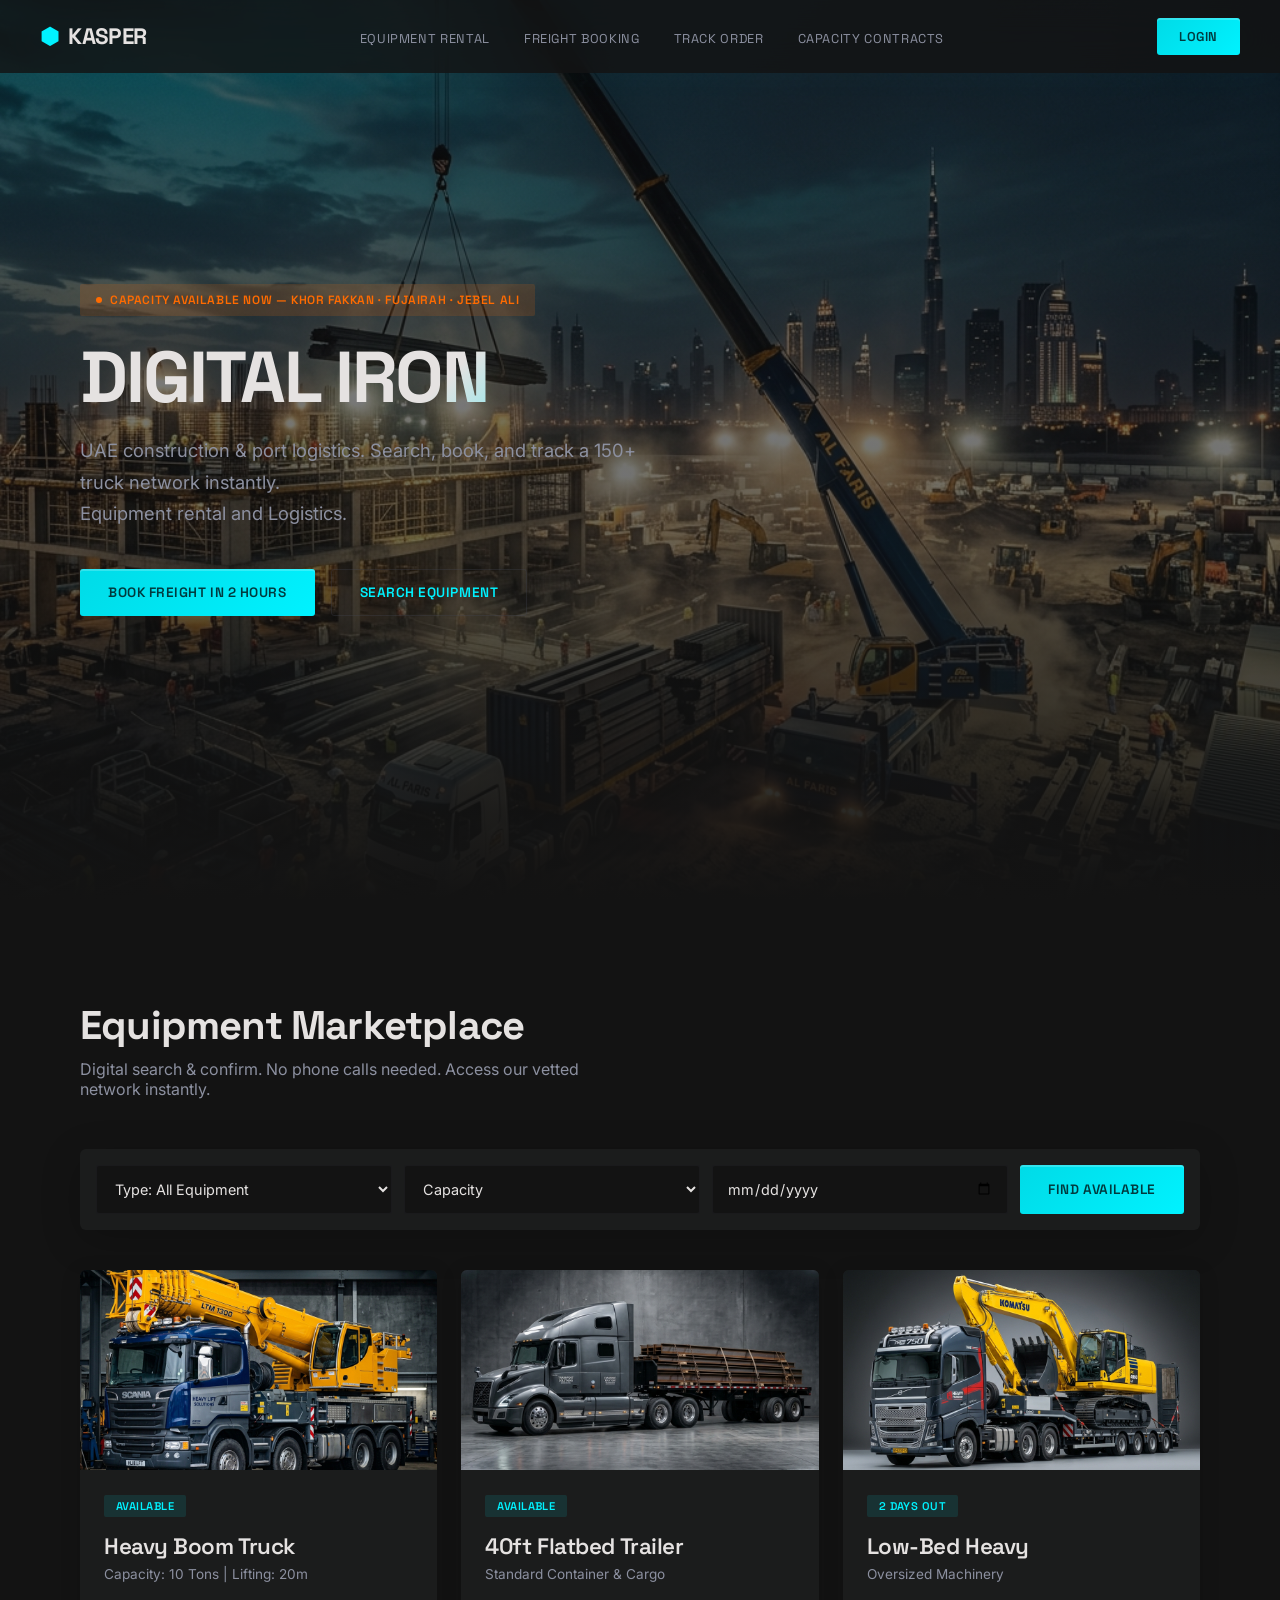
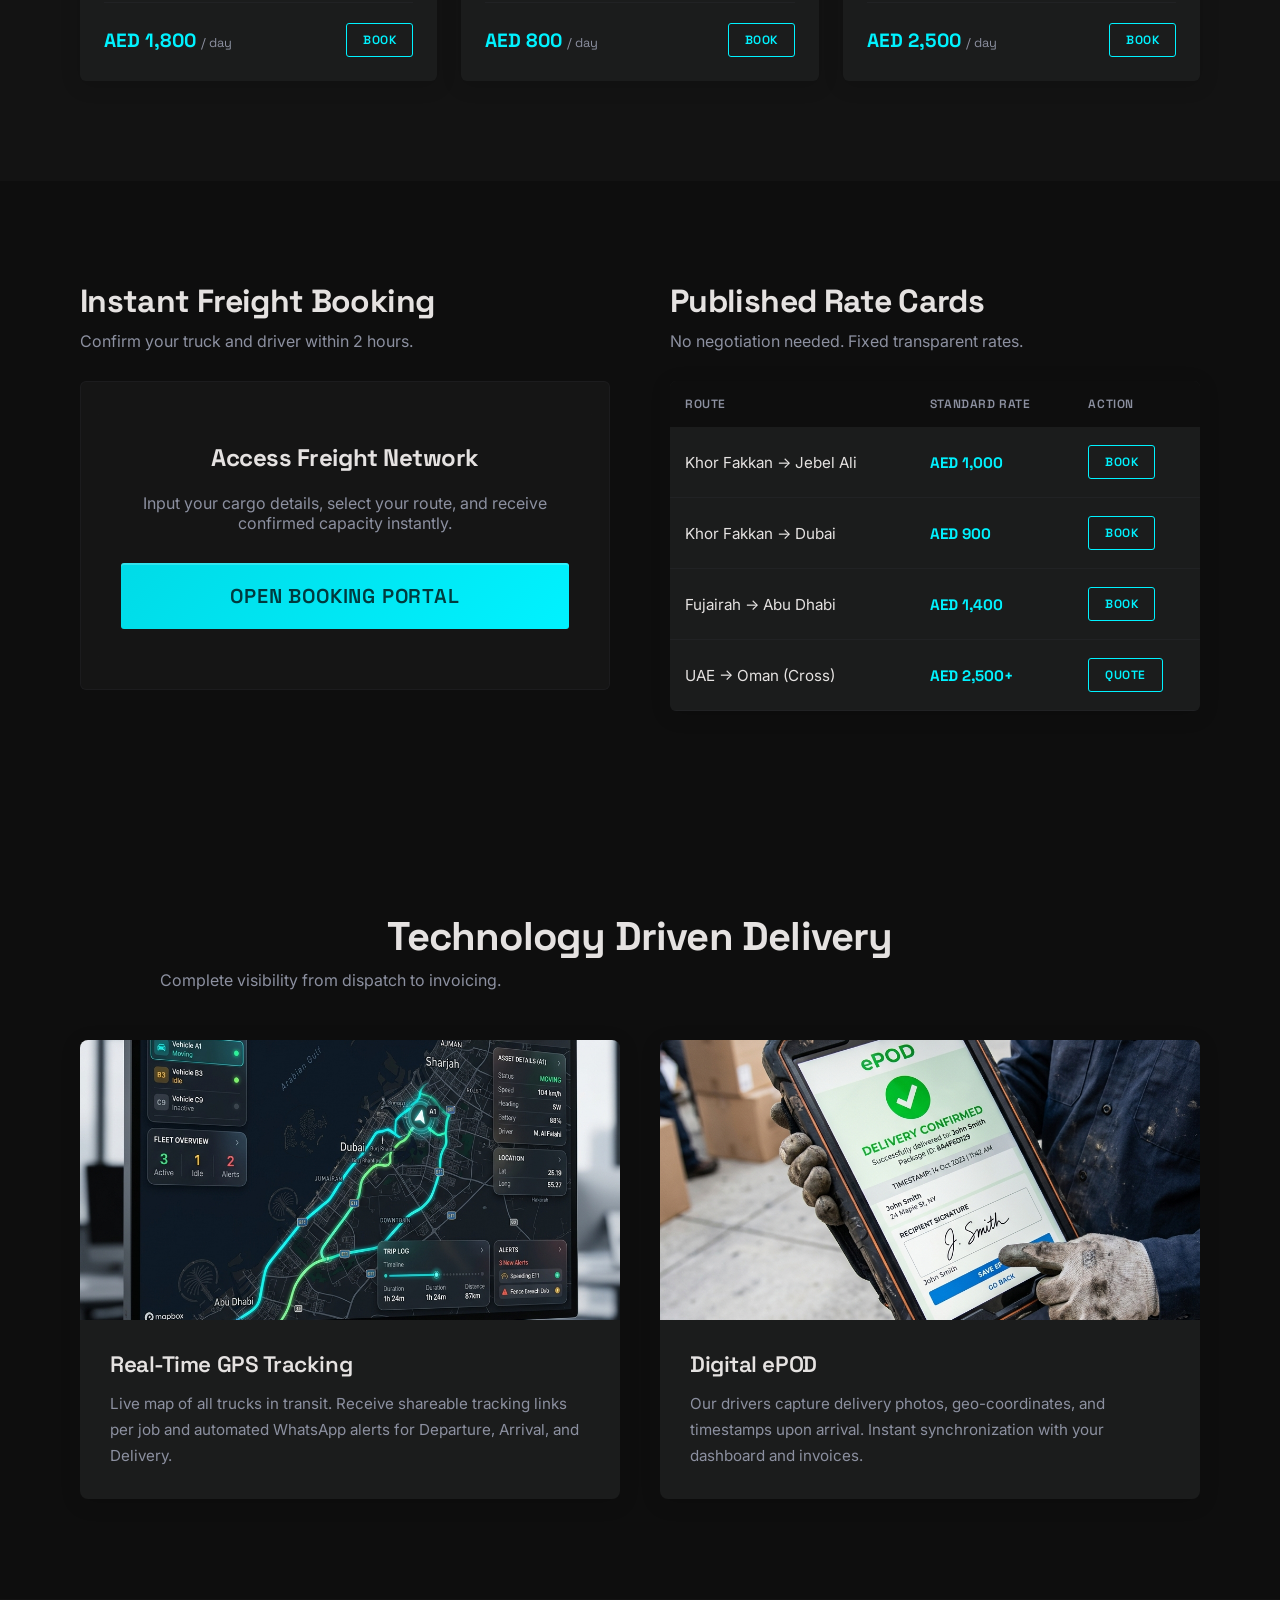
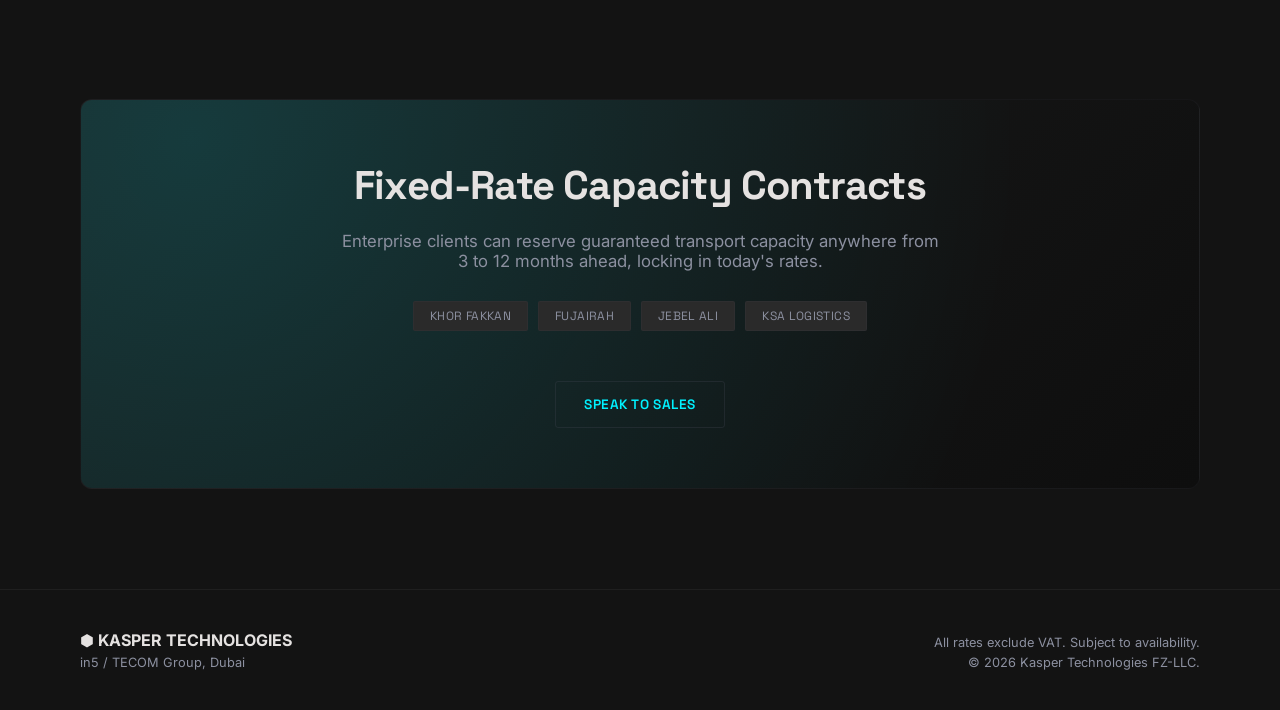
<file: index.html>
<!DOCTYPE html>
<html lang="en">
<head>
    <meta charset="UTF-8">
    <meta name="viewport" content="width=device-width, initial-scale=1.0">
    <title>Kasper | Digital Iron Logistics</title>
    <!-- Fonts -->
    <link rel="preconnect" href="https://fonts.googleapis.com">
    <link rel="preconnect" href="https://fonts.gstatic.com" crossorigin>
    <link href="https://fonts.googleapis.com/css2?family=Space+Grotesk:wght@300;400;500;600;700&family=Inter:wght@300;400;500;600;700&display=swap" rel="stylesheet">
    <link rel="stylesheet" href="css/style.css">
    <link rel="icon" type="image/png" href="assets/favicon.png">
</head>
<body>
    <!-- Navbar -->
    <nav class="navbar">
        <div class="logo">
            <span class="icon">⬢</span> KASPER
        </div>
        <div class="nav-links">
            <a href="#equipment">Equipment Rental</a>
            <a href="#freight">Freight Booking</a>
            <a href="track.html">Track Order</a>
            <a href="#contracts">Capacity Contracts</a>
        </div>
        <a href="login.html" class="nav-cta" style="text-decoration:none;">Login</a>
    </nav>

    <!-- Hero Section -->
    <header class="hero">
        <div class="hero-content">
            <div class="amber-badge">CAPACITY AVAILABLE NOW — Khor Fakkan · Fujairah · Jebel Ali</div>
            <h1 class="hero-title">DIGITAL IRON</h1>
            <p class="hero-subtitle">UAE construction & port logistics. Search, book, and track a 150+ truck network instantly.<br/>Equipment rental and Logistics.</p>
            <div class="hero-buttons">
                <button class="btn btn-primary" onclick="window.location.href='book.html?type=logistics'">Book Freight In 2 Hours</button>
                <button class="btn btn-secondary" onclick="window.location.href='book.html?type=equipment'">Search Equipment</button>
            </div>
        </div>
        <div class="hero-background"></div>
    </header>

    <!-- Equipment Rental Section -->
    <section id="equipment" class="section">
        <div class="section-header">
            <h2>Equipment Marketplace</h2>
            <p>Digital search & confirm. No phone calls needed. Access our vetted network instantly.</p>
        </div>
        
        <div class="search-bar">
            <select class="search-input">
                <option>Type: All Equipment</option>
                <option>Boom Truck</option>
                <option>Flatbed</option>
                <option>Low-bed Trailer</option>
                <option>Generator</option>
            </select>
            <select class="search-input">
                <option>Capacity</option>
                <option>40ft</option>
                <option>20ft</option>
                <option>Standard</option>
            </select>
            <input type="date" class="search-input" />
            <button class="btn btn-primary" onclick="window.location.href='book.html?type=equipment'">Find Available</button>
        </div>

        <div class="equipment-grid">
            <div class="equipment-card">
                <div class="img-wrapper" id="boom-truck-img"></div>
                <div class="card-content">
                    <div class="badge-available">Available</div>
                    <h3>Heavy Boom Truck</h3>
                    <p class="specs">Capacity: 10 Tons | Lifting: 20m</p>
                    <div class="price-row">
                        <span>AED 1,800 <small>/ day</small></span>
                        <button class="btn btn-outline btn-sm" onclick="window.location.href='book.html?type=equipment&item=boom-truck'">Book</button>
                    </div>
                </div>
            </div>
            
            <div class="equipment-card">
                <div class="img-wrapper" id="flatbed-truck-img"></div>
                <div class="card-content">
                    <div class="badge-available">Available</div>
                    <h3>40ft Flatbed Trailer</h3>
                    <p class="specs">Standard Container & Cargo</p>
                    <div class="price-row">
                        <span>AED 800 <small>/ day</small></span>
                        <button class="btn btn-outline btn-sm" onclick="window.location.href='book.html?type=equipment&item=flatbed'">Book</button>
                    </div>
                </div>
            </div>
            
            <div class="equipment-card">
                <div class="img-wrapper" id="lowbed-truck-img"></div>
                <div class="card-content">
                    <div class="badge-available">2 Days Out</div>
                    <h3>Low-Bed Heavy</h3>
                    <p class="specs">Oversized Machinery</p>
                    <div class="price-row">
                        <span>AED 2,500 <small>/ day</small></span>
                        <button class="btn btn-outline btn-sm" onclick="window.location.href='book.html?type=equipment&item=lowbed'">Book</button>
                    </div>
                </div>
            </div>
        </div>
    </section>

    <!-- Freight Booking & Rate Cards -->
    <section id="freight" class="section split-section">
        <div class="split-left">
            <h2>Instant Freight Booking</h2>
            <p>Confirm your truck and driver within 2 hours.</p>
            <div class="glass-form text-center" style="padding: 60px 40px;">
                <h3 style="margin-bottom: 20px; font-size: 1.5rem;">Access Freight Network</h3>
                <p style="color: var(--text-muted); margin-bottom: 30px;">Input your cargo details, select your route, and receive confirmed capacity instantly.</p>
                <button class="btn btn-primary w-100" style="padding: 20px; font-size: 1.25rem;" onclick="window.location.href='book.html?type=logistics'">Open Booking Portal</button>
            </div>
        </div>
        <div class="split-right">
            <h2>Published Rate Cards</h2>
            <p>No negotiation needed. Fixed transparent rates.</p>
            <table class="rate-table">
                <thead>
                    <tr>
                        <th>Route</th>
                        <th>Standard Rate</th>
                        <th>Action</th>
                    </tr>
                </thead>
                <tbody>
                    <tr>
                        <td>Khor Fakkan → Jebel Ali</td>
                        <td class="price-col">AED 1,000</td>
                        <td><button class="btn btn-sm btn-outline" onclick="window.location.href='book.html?type=logistics'">Book</button></td>
                    </tr>
                    <tr>
                        <td>Khor Fakkan → Dubai</td>
                        <td class="price-col">AED 900</td>
                        <td><button class="btn btn-sm btn-outline" onclick="window.location.href='book.html?type=logistics'">Book</button></td>
                    </tr>
                    <tr>
                        <td>Fujairah → Abu Dhabi</td>
                        <td class="price-col">AED 1,400</td>
                        <td><button class="btn btn-sm btn-outline" onclick="window.location.href='book.html?type=logistics'">Book</button></td>
                    </tr>
                    <tr>
                        <td>UAE → Oman (Cross)</td>
                        <td class="price-col">AED 2,500+</td>
                        <td><button class="btn btn-sm btn-outline" onclick="window.location.href='book.html?type=logistics'">Quote</button></td>
                    </tr>
                </tbody>
            </table>
        </div>
    </section>

    <!-- Tech Showcase Section -->
    <section id="technology" class="section dark-section">
        <div class="section-header text-center">
            <h2>Technology Driven Delivery</h2>
            <p>Complete visibility from dispatch to invoicing.</p>
        </div>
        <div class="tech-grid">
            <div class="tech-card">
                <div class="tech-img" id="gps-map-img"></div>
                <div class="tech-info">
                    <h3>Real-Time GPS Tracking</h3>
                    <p>Live map of all trucks in transit. Receive shareable tracking links per job and automated WhatsApp alerts for Departure, Arrival, and Delivery.</p>
                </div>
            </div>
            <div class="tech-card">
                <div class="tech-img" id="epod-tablet-img"></div>
                <div class="tech-info">
                    <h3>Digital ePOD</h3>
                    <p>Our drivers capture delivery photos, geo-coordinates, and timestamps upon arrival. Instant synchronization with your dashboard and invoices.</p>
                </div>
            </div>
        </div>
    </section>

    <!-- Enterprise Contracts -->
    <section id="contracts" class="section">
        <div class="cta-banner">
            <div class="cta-content">
                <h2>Fixed-Rate Capacity Contracts</h2>
                <p>Enterprise clients can reserve guaranteed transport capacity anywhere from 3 to 12 months ahead, locking in today's rates.</p>
                <div class="network-tags">
                    <span class="tag">Khor Fakkan</span>
                    <span class="tag">Fujairah</span>
                    <span class="tag">Jebel Ali</span>
                    <span class="tag">KSA Logistics</span>
                </div>
                <button class="btn btn-secondary mt-20">Speak to Sales</button>
            </div>
        </div>
    </section>

    <footer>
        <div class="footer-content">
            <div class="footer-col">
                <span class="icon">⬢</span> <strong>KASPER TECHNOLOGIES</strong>
                <p>in5 / TECOM Group, Dubai</p>
            </div>
            <div class="footer-col text-right">
                <p>All rates exclude VAT. Subject to availability.</p>
                <p>&copy; 2026 Kasper Technologies FZ-LLC.</p>
            </div>
        </div>
    </footer>

    <div id="toast-container"></div>
    <script src="js/kasper-db.js"></script>
    <script src="js/app.js"></script>
</body>
</html>
</file>
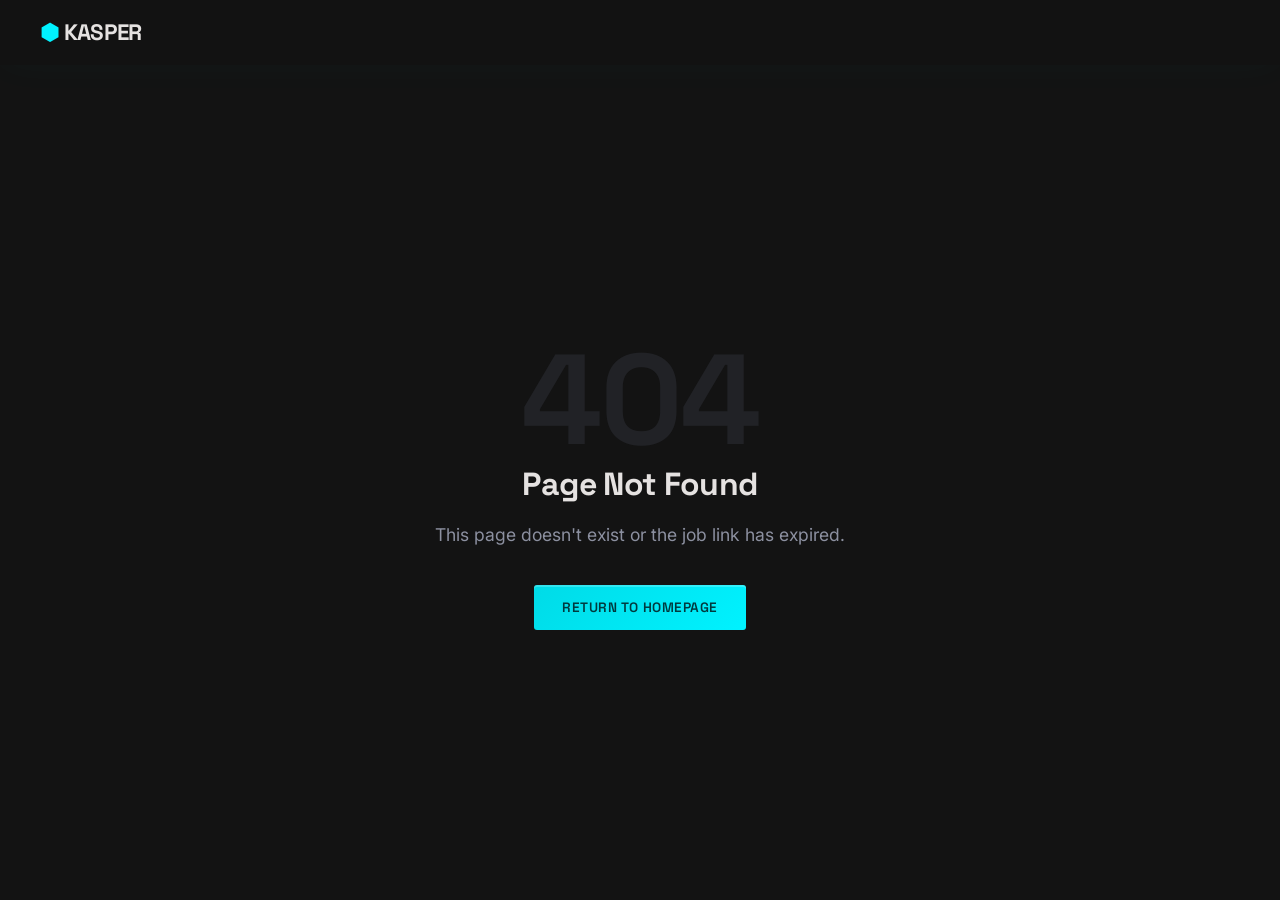
<file: approve.html>
<!DOCTYPE html>
<html lang="en">
<head>
  <meta charset="UTF-8">
  <meta name="viewport" content="width=device-width, initial-scale=1.0">
  <title>Kasper | Approve Purchase Order</title>
  <link href="https://fonts.googleapis.com/css2?family=Space+Grotesk:wght@300;400;500;600;700&family=Inter:wght@300;400;500;600;700&display=swap" rel="stylesheet">
  <link rel="stylesheet" href="css/style.css">
</head>
<body>
  <nav class="navbar" style="position:static;padding:20px 40px;justify-content:center;">
    <div class="logo"><span class="icon">⬢</span> KASPER</div>
  </nav>

  <div class="approve-container">
    <h2 style="font-size:2rem;margin-bottom:5px;">Quote Approval</h2>
    <p style="color:var(--text-muted);">Please review the details of your quote before confirming the order.</p>

    <div class="quote-summary">
      <p style="text-transform:uppercase;font-size:.85rem;color:var(--text-muted);">Job Reference</p>
      <h3 id="mock-job-id" style="font-family:var(--font-heading);margin-bottom:15px;">Loading…</h3>

      <p style="text-transform:uppercase;font-size:.85rem;color:var(--text-muted);margin-top:20px;">Route / Service</p>
      <h4 id="mock-route" style="font-size:1.25rem;">Loading…</h4>

      <div class="quote-price" id="mock-price">AED --</div>
      <p style="font-size:.85rem;color:var(--text-muted);">By approving, you agree to Kasper's standard terms and conditions.</p>

      <div style="margin-top:20px;padding:20px;background:rgba(29,158,117,.05);border:1px solid var(--accent-teal);border-radius:8px;">
        <h4 style="color:var(--accent-teal);margin-bottom:10px;font-size:.95rem;text-transform:uppercase;">Order Contact</h4>
        <p style="margin-bottom:5px;font-weight:600;" id="mock-contact-name">—</p>
        <div style="display:flex;gap:20px;color:var(--text-muted);font-size:.9rem;">
          <span id="mock-contact-phone">—</span>
          <span id="mock-contact-email">—</span>
        </div>
      </div>
    </div>

    <!-- Quote document -->
    <div class="quote-document" style="background:var(--bg-main);color:var(--text-main);border:1px solid var(--border-color);padding:30px;border-radius:8px;margin:20px 0;box-shadow:0 4px 15px rgba(0,0,0,.3);">
      <div style="display:flex;justify-content:space-between;border-bottom:2px solid var(--accent-teal);padding-bottom:20px;margin-bottom:20px;">
        <div>
          <h2 style="color:var(--text-main);margin:0;font-size:1.5rem;">QUOTATION</h2>
          <p style="color:var(--text-muted);margin:5px 0 0;font-size:.9rem;">Kasper Technologies FZ-LLC</p>
        </div>
        <div style="text-align:right;font-size:.9rem;color:var(--text-muted);">
          <p style="margin:0;"><strong style="color:var(--text-main);">Date:</strong> <span id="mock-quote-date">—</span></p>
          <p style="margin:0;"><strong style="color:var(--text-main);">Valid Until:</strong> <span id="mock-quote-expiry">—</span></p>
        </div>
      </div>

      <table style="width:100%;border-collapse:collapse;margin-bottom:20px;">
        <thead>
          <tr style="background:rgba(29,158,117,.1);color:var(--text-main);">
            <th style="padding:12px;text-align:left;border-bottom:1px solid var(--border-color);">Description</th>
            <th style="padding:12px;text-align:right;border-bottom:1px solid var(--border-color);">Amount</th>
          </tr>
        </thead>
        <tbody>
          <tr>
            <td style="padding:12px;border-bottom:1px solid var(--border-color);color:var(--text-main);" id="quote-table-desc">—</td>
            <td style="padding:12px;text-align:right;border-bottom:1px solid var(--border-color);color:var(--text-main);" id="quote-table-price">—</td>
          </tr>
          <tr>
            <td style="padding:12px;border-bottom:1px solid var(--border-color);color:var(--text-muted);text-align:right;">VAT (5%)</td>
            <td style="padding:12px;text-align:right;border-bottom:1px solid var(--border-color);color:var(--text-muted);" id="quote-table-vat">—</td>
          </tr>
          <tr>
            <td style="padding:12px;font-weight:bold;font-size:1.1rem;text-align:right;color:var(--text-main);">Total</td>
            <td style="padding:12px;font-weight:bold;font-size:1.1rem;text-align:right;color:var(--accent-teal);" id="quote-table-total">—</td>
          </tr>
        </tbody>
      </table>

      <div style="font-size:.85rem;color:var(--text-muted);">
        <p style="margin-bottom:5px;"><strong style="color:var(--text-main);">Notes:</strong></p>
        <ul style="margin:0;padding-left:20px;">
          <li>Valid for 48 hours from quote date.</li>
          <li>Subject to vehicle and equipment availability.</li>
          <li>Standard terms and conditions apply.</li>
        </ul>
      </div>
    </div>

    <button id="btn-approve-quote" class="btn btn-primary w-100" style="font-size:1.25rem;padding:20px;" disabled>
      Loading quote…
    </button>
    <div style="text-align:center;margin-top:20px;">
      <a href="decline.html" style="color:var(--text-muted);text-decoration:underline;font-size:.9rem;">
        Request a change or decline
      </a>
    </div>

    <!-- Force Next Step (Demo) — pinned bottom-right -->
    <div id="force-step-container" style="position:fixed;bottom:20px;right:20px;z-index:90;">
      <button id="btn-force-next" class="btn" style="font-size:.7rem;padding:8px 14px;background:rgba(255,107,0,.12);border:1px dashed rgba(255,107,0,.5);color:#FF6B00;border-radius:4px;cursor:pointer;">
        ⚡ Force →
      </button>
    </div>
  </div>

  <div id="toast-container"></div>
  <script src="js/kasper-db.js"></script>
  <script src="js/app.js"></script>
</body>
</html>
</file>
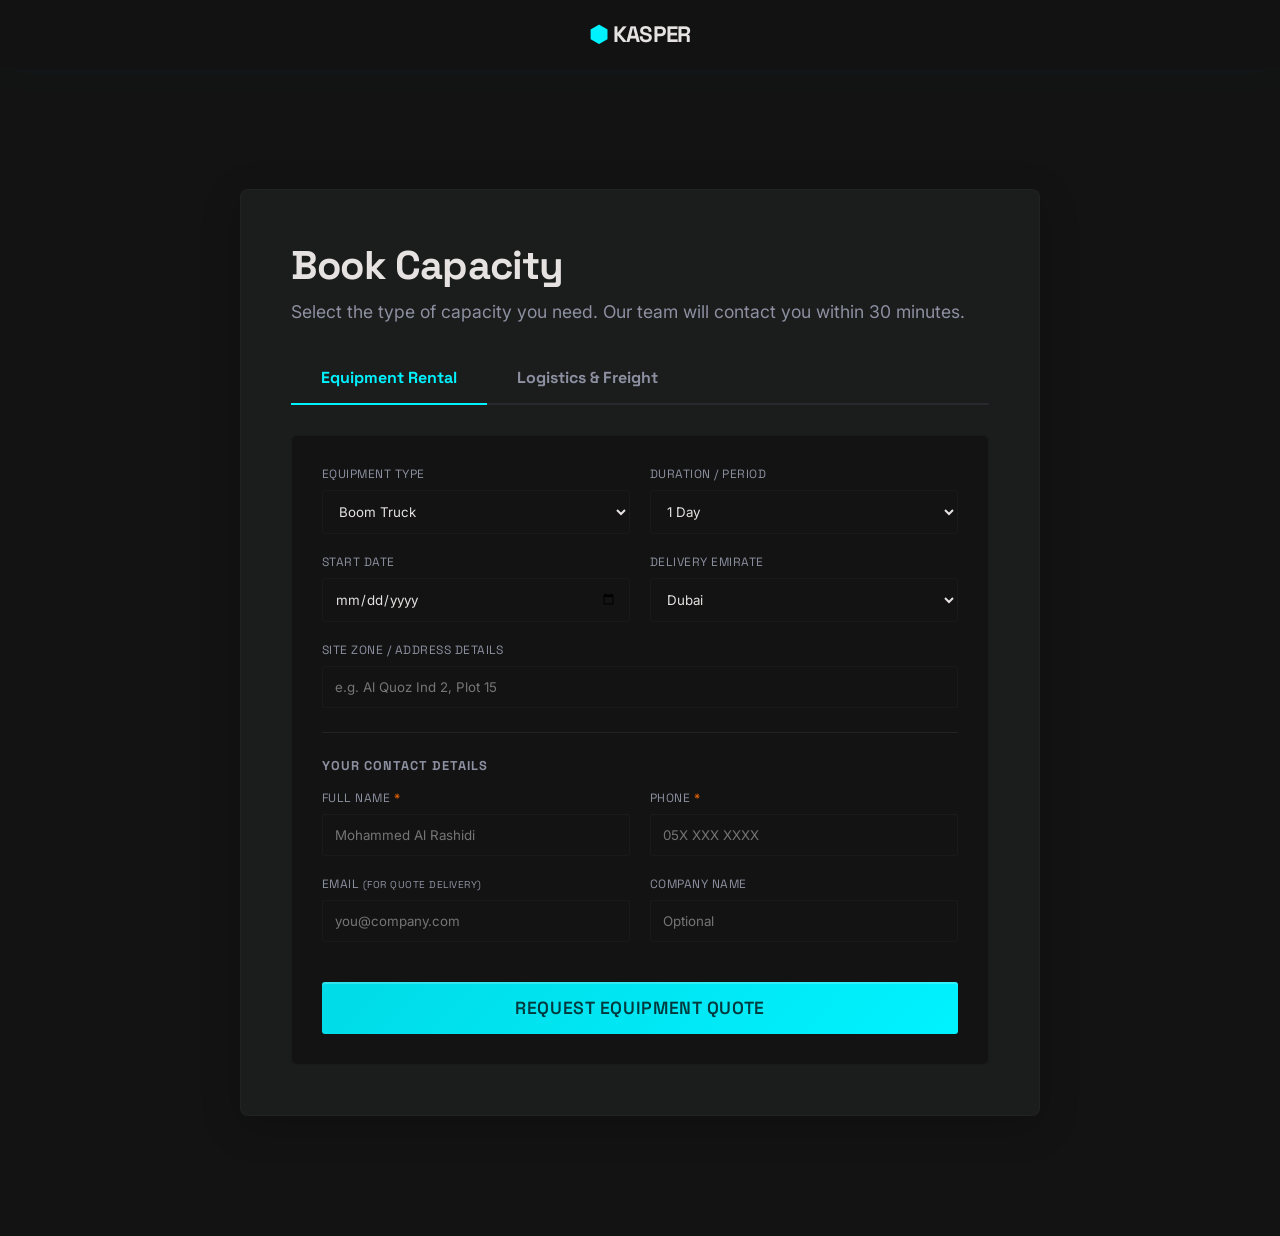
<file: book.html>
<!DOCTYPE html>
<html lang="en">
<head>
  <meta charset="UTF-8">
  <meta name="viewport" content="width=device-width, initial-scale=1.0">
  <title>Kasper | Book Transport & Equipment</title>
  <link href="https://fonts.googleapis.com/css2?family=Space+Grotesk:wght@300;400;500;600;700&family=Inter:wght@300;400;500;600;700&display=swap" rel="stylesheet">
  <link rel="stylesheet" href="css/style.css">
  <style>
    .tabs { display: flex; border-bottom: 2px solid var(--border-color); margin-bottom: 30px; }
    .tab { padding: 15px 30px; cursor: pointer; color: var(--text-muted); font-family: var(--font-heading); font-weight: bold; border-bottom: 2px solid transparent; margin-bottom: -2px; }
    .tab.active { color: var(--accent-teal); border-bottom-color: var(--accent-teal); }
    .tab-content { display: none; }
    .tab-content.active { display: block; }
    .contact-section {
      border-top: 1px solid var(--border-color); margin-top: 24px; padding-top: 24px;
    }
    .contact-section h4 {
      font-family: var(--font-heading); font-size: 0.8rem; letter-spacing: 1px;
      color: var(--text-muted); text-transform: uppercase; margin-bottom: 16px;
    }
    .required-star { color: var(--alert-amber); }
  </style>
</head>
<body>
  <nav class="navbar" style="position:static; padding:20px 40px; justify-content:center;">
    <div class="logo">
      <a href="index.html" style="color:inherit;text-decoration:none;"><span class="icon">⬢</span> KASPER</a>
    </div>
  </nav>

  <div class="approve-container">
    <h2 style="font-size:2.5rem;margin-bottom:10px;">Book Capacity</h2>
    <p style="color:var(--text-muted);margin-bottom:30px;font-size:1.1rem;">
      Select the type of capacity you need. Our team will contact you within 30 minutes.
    </p>

    <div class="tabs">
      <div class="tab active" data-tab="equipment">Equipment Rental</div>
      <div class="tab" data-tab="logistics">Logistics & Freight</div>
    </div>

    <!-- ── Equipment Tab ─────────────────────────────────────── -->
    <div id="equipment-tab" class="tab-content active">
      <form class="glass-form" style="background:var(--bg-main);" id="equipment-booking-form">

        <div class="form-row">
          <div class="input-group">
            <label>Equipment Type</label>
            <select id="eq-type-select" name="equipment_type" required>
              <option value="Boom Truck">Boom Truck</option>
              <option value="Flatbed Trailer (40ft)">Flatbed Trailer (40ft)</option>
              <option value="Low-Bed Trailer">Low-Bed Trailer</option>
              <option value="Mobile Generator">Mobile Generator</option>
            </select>
          </div>
          <div class="input-group">
            <label>Duration / Period</label>
            <select name="duration" required>
              <option>1 Day</option>
              <option>3 Days</option>
              <option>1 Week</option>
              <option>1 Month</option>
              <option>Long Term Contract</option>
            </select>
          </div>
        </div>

        <div class="form-row">
          <div class="input-group">
            <label>Start Date</label>
            <input type="date" name="start_date" required>
          </div>
          <div class="input-group">
            <label>Delivery Emirate</label>
            <select name="emirate" required>
              <option>Dubai</option>
              <option>Abu Dhabi</option>
              <option>Sharjah</option>
              <option>Fujairah</option>
              <option>Ras Al Khaimah</option>
              <option>Ajman</option>
              <option>Umm Al Quwain</option>
            </select>
          </div>
        </div>

        <div class="form-row">
          <div class="input-group">
            <label>Site Zone / Address Details</label>
            <input type="text" name="site_address" placeholder="e.g. Al Quoz Ind 2, Plot 15">
          </div>
        </div>

        <!-- Contact section -->
        <div class="contact-section">
          <h4>Your Contact Details</h4>
          <div class="form-row">
            <div class="input-group">
              <label>Full Name <span class="required-star">*</span></label>
              <input type="text" name="client_name" placeholder="Mohammed Al Rashidi" required>
            </div>
            <div class="input-group">
              <label>Phone <span class="required-star">*</span></label>
              <input type="tel" name="client_phone" placeholder="05X XXX XXXX" required>
            </div>
          </div>
          <div class="form-row">
            <div class="input-group">
              <label>Email <small style="color:var(--text-muted)">(for quote delivery)</small></label>
              <input type="email" name="client_email" placeholder="you@company.com">
            </div>
            <div class="input-group">
              <label>Company Name</label>
              <input type="text" name="company_name" placeholder="Optional">
            </div>
          </div>
        </div>

        <button type="button" class="btn btn-primary w-100 mt-20 submit-book-btn"
          style="padding:15px;font-size:1.1rem;" data-type="equipment">
          Request Equipment Quote
        </button>
      </form>
    </div>

    <!-- ── Logistics Tab ─────────────────────────────────────── -->
    <div id="logistics-tab" class="tab-content">
      <form class="glass-form" style="background:var(--bg-main);" id="logistics-booking-form">

        <div class="form-row">
          <div class="input-group">
            <label>Origin</label>
            <select name="origin" required>
              <option>Dubai</option>
              <option>Khor Fakkan</option>
              <option>Fujairah</option>
              <option>Jebel Ali</option>
              <option>Abu Dhabi</option>
              <option>Sharjah</option>
            </select>
          </div>
          <div class="input-group">
            <label>Destination</label>
            <select name="destination" required>
              <option>Dubai</option>
              <option>Abu Dhabi</option>
              <option>Sharjah</option>
              <option>Ras Al Khaimah</option>
              <option>Fujairah</option>
              <option>Muscat, Oman</option>
            </select>
          </div>
        </div>

        <div class="form-row" style="flex-wrap: wrap;">
          <div class="input-group" style="flex: 2; min-width: 200px;">
            <label>Cargo Type</label>
            <select name="cargo_type" required>
              <option value="Box/Pallet Freight">Box/Pallet Freight</option>
              <option value="Standard Container">Standard Container</option>
              <option value="Construction Materials">Construction Materials</option>
              <option value="Oversized Machinery">Oversized Machinery</option>
            </select>
          </div>
          <div class="input-group" style="flex: 1; min-width: 100px;">
            <label>Weight</label>
            <input type="text" name="weight" placeholder="e.g. 500kg">
          </div>
          <div class="input-group" style="flex: 2; min-width: 150px;">
            <label>Pickup Date</label>
            <input type="date" name="pickup_date" required>
          </div>
        </div>

        <!-- Contact section -->
        <div class="contact-section">
          <h4>Your Contact Details</h4>
          <div class="form-row">
            <div class="input-group">
              <label>Full Name <span class="required-star">*</span></label>
              <input type="text" name="client_name" placeholder="Mohammed Al Rashidi" required>
            </div>
            <div class="input-group">
              <label>Phone <span class="required-star">*</span></label>
              <input type="tel" name="client_phone" placeholder="05X XXX XXXX" required>
            </div>
          </div>
          <div class="form-row">
            <div class="input-group">
              <label>Email <small style="color:var(--text-muted)">(for quote delivery)</small></label>
              <input type="email" name="client_email" placeholder="you@company.com">
            </div>
            <div class="input-group">
              <label>Company Name</label>
              <input type="text" name="company_name" placeholder="Optional">
            </div>
          </div>
        </div>

        <button type="button" class="btn btn-primary w-100 mt-20 submit-book-btn"
          style="padding:15px;font-size:1.1rem;" data-type="logistics">
          Request Freight Quote
        </button>
      </form>
    </div>
  </div>

  <div id="toast-container"></div>
  <script src="js/kasper-db.js"></script>
  <script src="js/app.js"></script>
</body>
</html>
</file>
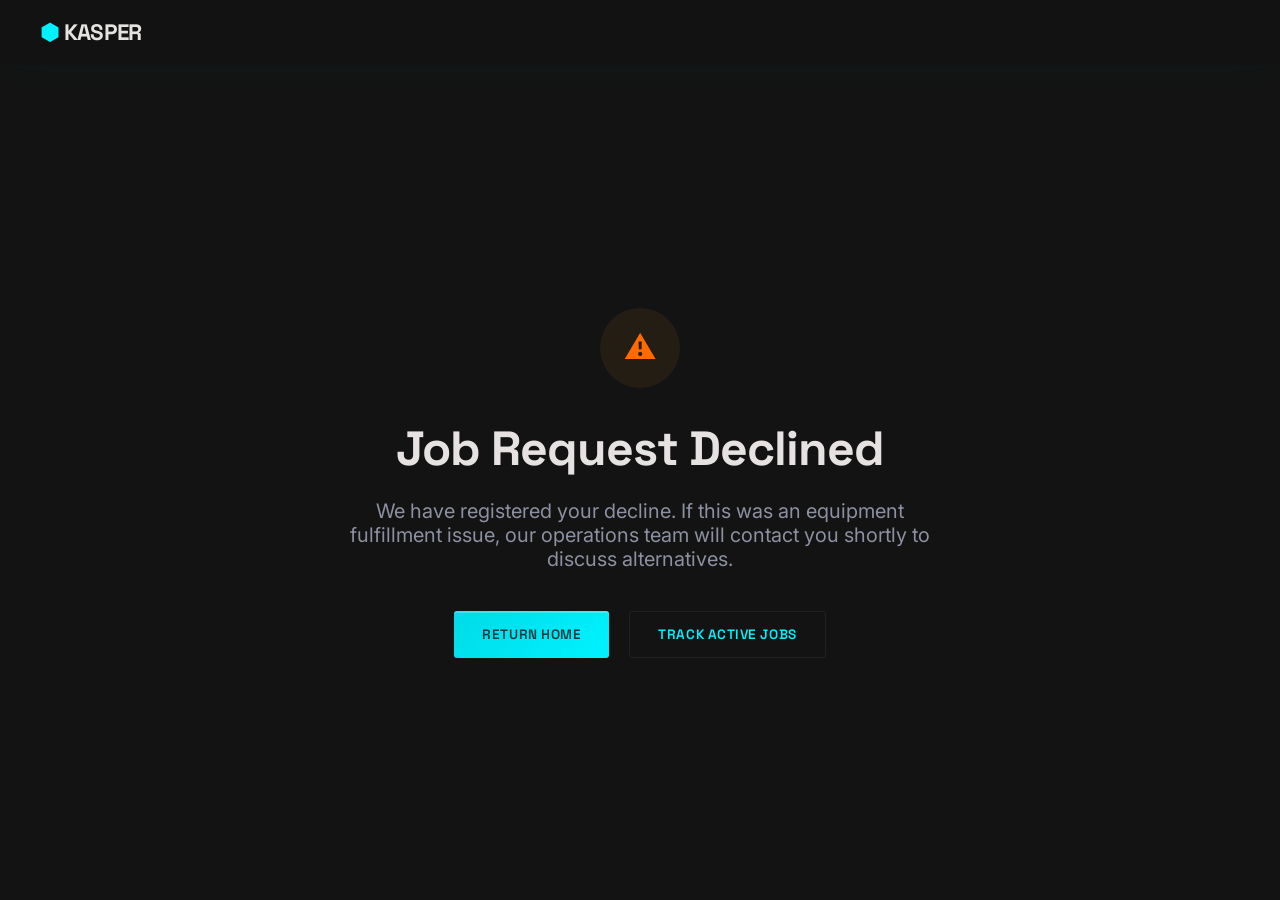
<file: decline.html>
<!DOCTYPE html>
<html lang="en">
<head>
    <meta charset="UTF-8">
    <meta name="viewport" content="width=device-width, initial-scale=1.0">
    <title>Kasper | Alternatives</title>
    <link href="https://fonts.googleapis.com/css2?family=Space+Grotesk:wght@300;400;500;600;700&family=Inter:wght@300;400;500;600;700&display=swap" rel="stylesheet">
    <link rel="stylesheet" href="css/style.css">
</head>
<body style="display: flex; flex-direction: column; min-height: 100vh;">
    <nav class="navbar" style="position:static;">
        <div class="logo">
            <a href="index.html" style="color:inherit; text-decoration:none;"><span class="icon">⬢</span> KASPER</a>
        </div>
    </nav>

    <div style="flex:1; display:flex; flex-direction:column; align-items:center; justify-content:center; text-align:center; padding: 40px;">
        <div style="background: rgba(186, 117, 23, 0.1); width: 80px; height: 80px; border-radius: 50%; display: flex; align-items: center; justify-content: center; margin-bottom: 30px;">
            <span style="font-size: 2rem; color: var(--alert-amber);">⚠</span>
        </div>
        <h1 style="font-size: 3rem; margin-bottom: 20px;">Job Request Declined</h1>
        <p style="color: var(--text-muted); font-size: 1.25rem; max-width: 600px; margin-bottom: 40px;">
            We have registered your decline. If this was an equipment fulfillment issue, our operations team will contact you shortly to discuss alternatives.
        </p>
        
        <div style="display: flex; gap: 20px;">
            <button class="btn btn-primary" onclick="window.location.href='index.html'">Return Home</button>
            <button class="btn btn-secondary" onclick="window.location.href='track.html'">Track Active Jobs</button>
        </div>
    </div>
</body>
</html>
</file>
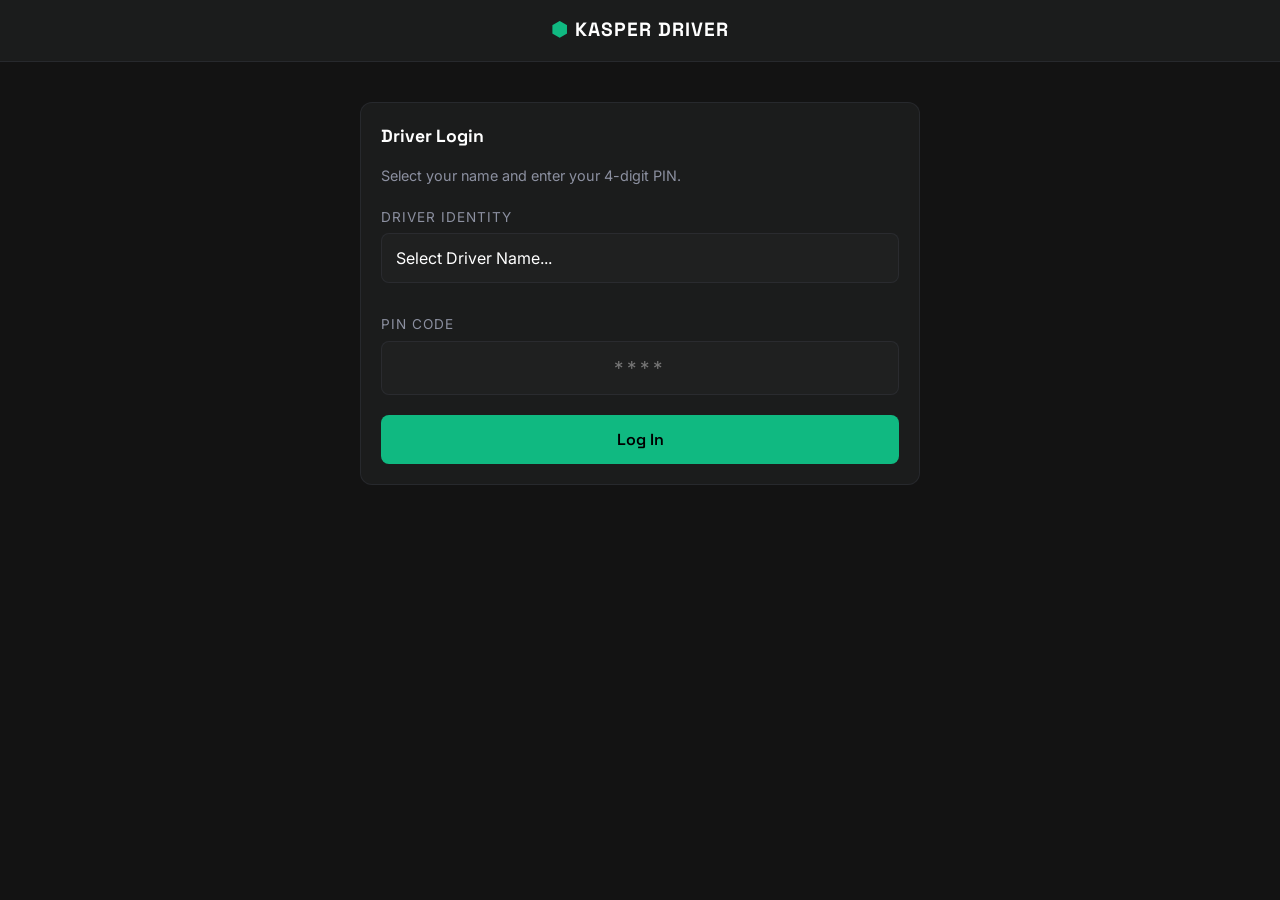
<file: driver.html>
<!DOCTYPE html>
<html lang="en">
<head>
<meta charset="UTF-8">
<meta name="viewport" content="width=device-width, initial-scale=1.0, maximum-scale=1.0">
<meta name="theme-color" content="#10B981">
<title>Kasper Driver Portal</title>
<link href="https://fonts.googleapis.com/css2?family=Space+Grotesk:wght@300;400;500;600;700&family=Inter:wght@300;400;500;600;700&display=swap" rel="stylesheet">
<style>
/* ── Base Dark Mode ── */
:root {
  --bg-main: #131313; --bg-surf: #1b1c1c; --bg-surf2: #1f2020;
  --teal: #00F2FF; --teal-glow: rgba(0, 242, 255, 0.4);
  --green: #10B981; --amber: #FF6B00; --gold: #F59E0B; --red: #EF4444;
  --text-main: #e5e2e1; --text-muted: #8c90a0;
  --border: rgba(66,71,84,0.3);
  --font-body: 'Inter', sans-serif; --font-head: 'Space Grotesk', sans-serif;
}
* { margin:0; padding:0; box-sizing:border-box; }
body { font-family:var(--font-body); background:var(--bg-main); color:var(--text-main); line-height:1.5; padding-bottom:env(safe-area-inset-bottom); }

/* ── UI Elements ── */
.nav { display:flex; align-items:center; justify-content:center; padding:16px; background:var(--bg-surf); border-bottom:1px solid var(--border); position:sticky; top:0; z-index:10; }
.nav-title { font-family:var(--font-head); font-weight:700; font-size:1.2rem; letter-spacing:1px; color:#fff; }
.nav-title span { color:var(--green); }

.container { padding:20px; max-width:600px; margin:0 auto; }
.card { background:var(--bg-surf); border:1px solid var(--border); border-radius:12px; padding:20px; margin-bottom:20px; }
.card h2 { font-family:var(--font-head); font-size:1.1rem; margin-bottom:16px; color:#fff; }

.btn { display:block; width:100%; padding:14px; border-radius:8px; font-family:var(--font-head); font-weight:600; font-size:1rem; text-align:center; cursor:pointer; border:none; transition:all 0.2s; }
.btn-primary { background:var(--green); color:#000; }
.btn-primary:active { transform:scale(0.98); background:#0ca070; }
.btn-primary:disabled { background:var(--bg-surf2); color:var(--text-muted); cursor:not-allowed; }

.input-group { margin-bottom:16px; }
.input-group label { display:block; font-size:0.85rem; color:var(--text-muted); margin-bottom:6px; text-transform:uppercase; letter-spacing:1px; }
.input-field { width:100%; padding:14px; background:var(--bg-surf2); border:1px solid var(--border); border-radius:8px; color:#fff; font-family:var(--font-body); font-size:1rem; transition:border-color 0.2s; }
.input-field:focus { outline:none; border-color:var(--green); }

.lbl { font-size:0.8rem; color:var(--text-muted); text-transform:uppercase; letter-spacing:1px; margin-bottom:4px; display:block; }
.val { font-size:1rem; color:#fff; margin-bottom:12px; font-weight:500; }

.tag { display:inline-block; padding:4px 10px; border-radius:12px; font-size:0.8rem; font-weight:600; font-family:var(--font-head); text-transform:uppercase; }

/* ePOD Signature Pad */
.canvas-wrapper { width:100%; aspect-ratio:2/1; background:#fff; border-radius:8px; border:2px solid var(--border); margin-bottom:10px; overflow:hidden; touch-action:none; }
canvas { width:100%; height:100%; cursor:crosshair; }
.clear-sig { background:transparent; color:var(--text-muted); border:1px solid var(--border); padding:8px; border-radius:6px; width:auto; display:inline-block; font-size:0.8rem; margin-bottom:20px; }

#toast-container { position:fixed; bottom:20px; left:50%; transform:translateX(-50%); z-index:100; display:flex; flex-direction:column; gap:10px; width:90%; max-width:400px; }
.toast { background:var(--bg-surf2); border-left:4px solid var(--green); padding:16px; border-radius:8px; box-shadow:0 4px 12px rgba(0,0,0,0.5); font-size:0.9rem; animation:slideUp 0.3s ease; }
@keyframes slideUp { from{opacity:0;transform:translateY(20px);} to{opacity:1;transform:translateY(0);} }
</style>
</head>
<body>

<div class="nav">
  <div class="nav-title"><span>⬢</span> KASPER DRIVER</div>
</div>

<div class="container" id="app">
  <!-- Dynamic Content -->
</div>

<div id="toast-container"></div>

<script>
// ── CONFIG ────────────────────────────────────────────────────────
const SUPA_URL  = 'https://qxnggifmmozngzguteen.supabase.co';
const SUPA_KEY  = 'sb_publishable_gUOvqITZjbThOGB6_ZBadg_I7mNT6kM';

const sb = {
  h: { 'apikey': SUPA_KEY, 'Authorization': `Bearer ${SUPA_KEY}`, 'Content-Type': 'application/json' },
  async get(q)    { const r = await fetch(`${SUPA_URL}/rest/v1/${q}`, { headers: this.h }); return r.json(); },
  async patch(q,d){ return fetch(`${SUPA_URL}/rest/v1/${q}`, { method:'PATCH', headers:{...this.h,'Prefer':'return=minimal'}, body:JSON.stringify(d) }); },
};

const C = { green: '#10B981', amber: '#FF6B00', default: '#3F3F46', bgSurf2: '#1f2020' };
// ── State ──────────────────────────────────────────────────────────
let state = { driverName: null, jobs: [], fleet: [] };
let currentJob = null;

// ── DOM Helpers ───────────────────────────────────────────────────
function $(id) { return document.getElementById(id); }
function showToast(msg) {
  const c = $('toast-container');
  const t = document.createElement('div');
  t.className = 'toast'; t.innerHTML = msg;
  c.appendChild(t);
  setTimeout(() => t.remove(), 4000);
}

// ── Render Logic ──────────────────────────────────────────────────
function renderLogin() {
  let opts = state.fleet.map(name => `<option value="${name}">${name}</option>`).join('');
  $('app').innerHTML = `
    <div class="card" style="margin-top:20px;">
      <h2>Driver Login</h2>
      <p style="color:var(--text-muted);font-size:0.9rem;margin-bottom:20px;">
        Select your name and enter your 4-digit PIN.
      </p>
      <div class="input-group">
        <label>Driver Identity</label>
        <select id="driver-select" class="input-field" style="appearance:none;margin-bottom:15px;">
          <option value="" disabled selected>Select Driver Name...</option>
          ${opts}
        </select>
      </div>
      <div class="input-group" style="margin-bottom:20px;">
        <label>PIN Code</label>
        <input type="password" id="driver-pin" class="input-field" placeholder="****" maxlength="4" style="letter-spacing:4px;font-size:1.2rem;text-align:center;">
      </div>
      <button class="btn btn-primary" onclick="window.driverLogin()" id="login-btn">Log In</button>
    </div>
  `;
}

window.driverLogin = async () => {
  const name = $('driver-select').value;
  const pin = $('driver-pin').value;
  if (!name) return showToast('⚠️ Please select a driver');
  if (!pin || pin.length < 4) return showToast('⚠️ Please enter your 4-digit PIN');
  
  $('login-btn').disabled = true; $('login-btn').textContent = 'Verifying...';
  
  // Verify PIN against drivers table (fallback to 1234 if table missing)
  try {
    const rows = await sb.get(`drivers?name=eq.${encodeURIComponent(name)}&select=pin`);
    if (rows && rows.length > 0 && rows[0].pin !== pin) {
      showToast('⚠️ Incorrect PIN');
      $('login-btn').disabled = false; $('login-btn').textContent = 'Log In';
      return;
    } else if ((!rows || rows.length === 0) && pin !== '1234') {
      showToast('⚠️ Incorrect PIN');
      $('login-btn').disabled = false; $('login-btn').textContent = 'Log In';
      return;
    }
  } catch(e) {
    // If drivers table doesn't exist yet, fallback to 1234
    if (pin !== '1234') {
      showToast('⚠️ Incorrect PIN');
      $('login-btn').disabled = false; $('login-btn').textContent = 'Log In';
      return;
    }
  }

  state.driverName = name;
  await loadDriverJobs();
};

async function loadDriverJobs() {
  try {
    const rows = await sb.get(`jobs?driver_name=eq.${encodeURIComponent(state.driverName)}&order=created_at.desc`);
    state.jobs = (rows || []).filter(j => j.status !== 'fleet_seed');
    renderDashboardList();
  } catch(e) {
    showToast('⚠️ Error loading jobs');
    renderLogin();
  }
}

function renderDashboardList() {
  const myJobs = state.jobs;
  const active = myJobs.find(j => j.status === 'in_transit');
  const epodPending = myJobs.filter(j => j.status === 'delivered');
  
  let html = `
    <div style="display:flex; justify-content:space-between; align-items:center; margin-bottom:16px;">
      <h2 style="font-family:var(--font-head); font-size:1.2rem;">Fleet Dashboard</h2>
      <button class="btn" style="width:auto; padding:8px 12px; background:var(--bg-surf2); border:1px solid var(--border); font-size:0.8rem;" onclick="window.location.href='login.html'">Log Out</button>
    </div>
  `;
  
  // 1. Driver Profile Card + Location Settings
  html += `
    <div class="card" style="border-color:var(--teal); background:rgba(0, 242, 255, 0.05);">
      <div style="display:flex; justify-content:space-between; align-items:flex-start; margin-bottom:12px;">
        <div>
          <div style="font-size:1.1rem; font-weight:700; color:var(--text-main);">${state.driverName}</div>
          <div style="font-size:0.85rem; color:var(--text-muted);">${state.driverName === 'Usman Ali' ? 'Dubai D 76543' : state.driverName === 'Ahmed Al Rashidi' ? 'Dubai A 12345' : 'Fleet Vehicle'}</div>
        </div>
        <span class="tag" style="background:rgba(0, 242, 255, 0.12); color:var(--teal); border:1px solid rgba(0,242,255,0.2);">On Duty</span>
      </div>
      
      <div style="display:flex; align-items:center; border:1px solid var(--border); padding:8px 12px; border-radius:30px; margin-bottom:12px;">
        <div style="width:8px; height:8px; border-radius:50%; background:var(--teal); box-shadow:0 0 6px var(--teal); margin-right:8px;"></div>
        <div style="font-size:0.8rem; font-weight:600; color:var(--teal);">Location Auto-Sharing Active</div>
      </div>
      
      <div style="font-size:0.75rem; color:var(--text-muted); margin-bottom:12px;">
        Auto-share: 06:00 – 20:00 &nbsp;&nbsp; <span style="color:var(--teal);">● In window</span>
      </div>
      
      <div style="display:flex; gap:10px;">
        <button class="btn" style="flex:1; background:var(--red); padding:10px; font-size:0.9rem;" onclick="showToast('Trip Ended')">■ End Comm</button>
        <button class="btn" style="flex:1; background:transparent; border:1px solid var(--teal); color:var(--teal); padding:10px; font-size:0.9rem;" onclick="showToast('Opening Settings...')">⚙ Schedule</button>
      </div>
    </div>
  `;

  // 2. Active Job Pinned
  if (active) {
    const route = active.service_type === 'equipment' ? active.equipment_type : `${active.origin||''} → ${active.destination||''}`;
    html += `
      <div class="card" style="border-color:var(--teal); cursor:pointer;" onclick="openTrip('${active.job_code}')">
        <div style="display:flex; justify-content:space-between; margin-bottom:8px;">
          <span style="font-size:0.75rem; font-weight:700; color:var(--teal);">ACTIVE JOB</span>
          <span class="tag" style="background:rgba(0,242,255,0.12); color:var(--teal);">IN TRANSIT</span>
        </div>
        <div style="font-family:monospace; font-weight:700; font-size:1rem; margin-bottom:4px;">${active.job_code}</div>
        <div style="font-size:0.9rem; color:var(--text-muted); margin-bottom:2px;">${active.client_name || 'Client'}</div>
        <div style="font-size:0.85rem; color:var(--text-muted);">${route}</div>
        <div style="font-size:0.75rem; font-weight:700; color:var(--teal); margin-top:10px;">Tap to manage →</div>
      </div>
    `;
  } else {
    html += `<div class="card" style="text-align:center; color:var(--text-muted); padding:20px;">No active trip right now</div>`;
  }

  // 3. ePOD Alerts
  if (epodPending.length > 0) {
    html += `
      <div class="card" style="border-color:var(--amber); background:rgba(255, 107, 0, 0.05);">
        <div style="font-size:0.85rem; font-weight:700; color:var(--amber); margin-bottom:10px;">
          ⚠ ${epodPending.length} delivery awaiting ePOD sign-off
        </div>
    `;
    epodPending.forEach(j => {
      html += `
        <div style="display:flex; justify-content:space-between; align-items:center; margin-bottom:8px;">
          <div>
            <div style="font-family:monospace; font-size:0.85rem;">${j.job_code}</div>
            <div style="font-size:0.85rem; color:var(--text-muted);">${j.client_name}</div>
          </div>
          <button class="btn" style="width:auto; padding:6px 14px; background:var(--teal); color:#000; font-size:0.85rem;" onclick="openTrip('${j.job_code}')">Sign ePOD</button>
        </div>
      `;
    });
    html += `</div>`;
  }

  // 4. All Jobs List
  html += `
    <div class="card">
      <div style="font-size:0.75rem; color:var(--text-muted); font-weight:700; text-transform:uppercase; letter-spacing:0.5px; margin-bottom:12px;">All My Jobs</div>
  `;
  
  if (myJobs.length === 0) {
    html += `<div style="text-align:center; color:var(--text-muted); font-size:0.9rem;">No assignments</div>`;
  } else {
    myJobs.forEach((j, i) => {
      let bCol = C.default;
      if (j.status === 'in_transit') bCol = C.amber;
      if (j.status === 'delivered') bCol = C.green;
      
      html += `
        <div style="display:flex; justify-content:space-between; align-items:center; padding:10px 0; border-bottom:${i < myJobs.length-1 ? '1px solid var(--border)' : 'none'}; cursor:pointer;" onclick="openTrip('${j.job_code}')">
          <div>
            <div style="font-family:monospace; font-size:0.9rem;">${j.job_code}</div>
            <div style="font-size:0.85rem; color:var(--text-muted);">${j.client_name || 'Client'}</div>
            <div style="font-size:0.75rem; color:var(--teal); margin-top:4px;">${j.pickup_date || j.start_date || ''}</div>
          </div>
          <span class="tag" style="background:${bCol}22; color:${bCol}; border:1px solid ${bCol}66;">${j.status.toUpperCase().replace('_',' ')}</span>
        </div>
      `;
    });
  }
  html += `</div>`;

  $('app').innerHTML = html;
}

window.openTrip = (jobCode) => {
  currentJob = state.jobs.find(j => j.job_code === jobCode);
  renderTrip();
};

window.searchJob = async () => {
  const input = $('job-code-input').value.trim();
  if (!input) return;
  try {
    const rows = await sb.get(`jobs?job_code=eq.${encodeURIComponent(input)}`);
    if(rows && rows.length > 0) {
      currentJob = rows[0];
      renderTrip();
    }
  } catch(e) {
    showToast('⚠️ Error connecting to server');
  }
};

function renderTrip() {
  const j = currentJob;
  
  // Status badge config
  let bTitle = 'PENDING'; let bCol = C.default;
  if(j.status === 'assigned') { bTitle = 'ASSIGNED'; bCol = C.amber; }
  else if(j.status === 'in_transit') { bTitle = 'IN TRANSIT'; bCol = C.amber; }
  else if(j.status === 'delivered') { bTitle = 'ARRIVED'; bCol = C.green; }
  else if(['epod_pending','epod_done','invoiced','paid'].includes(j.status)) { bTitle = 'COMPLETED'; bCol = C.green; }
  
  let html = `
    <div style="display:flex; justify-content:space-between; align-items:center; margin-bottom:16px;">
      <div>
        <div class="lbl">JOB REFERENCE</div>
        <div style="font-size:1.3rem; font-weight:700;">${j.job_code}</div>
      </div>
      <div class="tag" style="background:${bCol}22; color:${bCol}; border:1px solid ${bCol}66;">${bTitle}</div>
    </div>
    
    <div class="card">
      <h2>Routing Details</h2>
      <div style="display:flex; flex-direction:column; gap:12px;">
        <div>
          <span class="lbl">FROM</span>
          <span class="val">${j.origin || (j.service_type ? j.service_type.toUpperCase() : 'N/A')}</span>
        </div>
        <div>
          <span class="lbl">TO / SITE</span>
          <span class="val">${j.destination || j.site_address || 'TBD'}</span>
        </div>
        ${j.cargo_type ? `<div><span class="lbl">CARGO</span><span class="val">${j.cargo_type}</span></div>` : ''}
        ${j.equipment_type ? `<div><span class="lbl">EQUIPMENT</span><span class="val">${j.equipment_type}</span></div>` : ''}
      </div>
    </div>
    
    <div class="card">
      <h2>Site Contact</h2>
      <div class="lbl">NAME</div><div class="val">${j.client_name}</div>
      <div class="lbl">PHONE</div>
      <div class="val" style="display:flex; justify-content:space-between; align-items:center;">
        ${j.client_phone}
        ${j.client_phone ? `<a href="tel:${j.client_phone}" style="color:var(--green); text-decoration:none; font-size:0.9rem;">📞 Call</a>` : ''}
      </div>
    </div>
  `;
  
  // Action Block
  html += `<div id="action-block" style="margin-top:20px;"></div>`;
  html += `<button class="btn clear-sig" style="width:100%; text-align:center; border:none;" onclick="window.exitJob()">Back to List</button>`;
  
  $('app').innerHTML = html;
  renderActionBlock();
}

window.exitJob = () => {
  currentJob = null;
  if(state.driverName) renderDashboardList();
  else location.reload(); // if single-trip mode, reload to clear
};

function renderActionBlock() {
  const j = currentJob;
  const ab = $('action-block');
  
  if (['enquiry','rfq_sent','quoted','po_pending','confirmed','vendor_po_sent'].includes(j.status)) {
    ab.innerHTML = `
      <div class="card text-center" style="border-color:${C.amber}; background:rgba(255,107,0,0.1);">
        <p style="color:var(--amber);">Job is pending final OPS dispatch. You cannot start transit yet.</p>
      </div>`;
      
  } else if (j.status === 'assigned') {
    ab.innerHTML = `
      <button class="btn btn-primary" onclick="window.updateStatus('in_transit', 'Starting Transit & GPS Tracker...')" style="font-size:1.2rem; padding:18px;">
        🚚 START TRANSIT
      </button>
      <p style="color:var(--text-muted); font-size:0.8rem; text-align:center; margin-top:12px;">Tap when moving. Client will see your live ETA.</p>
    `;
    
  } else if (j.status === 'in_transit') {
    ab.innerHTML = `
      <button class="btn btn-primary" onclick="window.updateStatus('delivered', 'Confirming Arrival...')" style="font-size:1.2rem; padding:18px; background:${C.gold}; color:#000;">
        📍 ARRIVED AT DESTINATION
      </button>
      <p style="color:var(--text-muted); font-size:0.8rem; text-align:center; margin-top:12px;">GPS Tracking is active. Tap when you reach the site.</p>
    `;
  } else if (j.status === 'delivered') {
    ab.innerHTML = `
      <div class="card" style="border-color:var(--green); box-shadow:0 0 15px rgba(16,185,129,0.1);">
        <h2 style="color:var(--green);">Confirm Delivery / ePOD</h2>
        
        <div class="input-group">
          <label>Receiver Name</label>
          <input type="text" id="epod-name" class="input-field" placeholder="Full Name">
        </div>
        
        <div class="input-group">
          <label>Designation</label>
          <input type="text" id="epod-designation" class="input-field" placeholder="e.g. Site Manager">
        </div>
        
        <div class="input-group">
          <label>Mobile Number</label>
          <input type="tel" id="epod-mobile" class="input-field" placeholder="e.g. 050 123 4567">
        </div>
        
        <div class="input-group">
          <label>Signature</label>
          <div class="canvas-wrapper"><canvas id="sig-pad"></canvas></div>
          <button class="btn clear-sig" onclick="window.clearSig()">Clear Signature</button>
        </div>
        
        <button class="btn btn-primary" onclick="window.submitEpod()" id="epod-btn">
          SUBMIT PROOF OF DELIVERY
        </button>
      </div>
    `;
    // Initialize signature pad quickly after render
    setTimeout(initSignaturePad, 10);
    
  } else {
    // Already done
    ab.innerHTML = `
      <div class="card text-center" style="border-color:var(--green); background:rgba(16,185,129,0.1); display:flex; flex-direction:column; align-items:center;">
        <span style="font-size:3rem;">✅</span>
        <h2 style="color:var(--green); margin-top:10px;">Delivery Completed</h2>
        <p style="color:var(--text-muted);">Thank you. ePOD has been sent to Kasper Ops.</p>
      </div>`;
  }
}

// ── Actions ───────────────────────────────────────────────────────
window.updateStatus = async (newStatus, msg) => {
  showToast(`⏳ ${msg}`);
  const payload = { status: newStatus };
  
  // Attach mock GPS coordinates if starting transit
  if(newStatus === 'in_transit') {
    payload.driver_lat = 25.2048; // Mock Dubai Lat
    payload.driver_lng = 55.2708; // Mock Dubai Lng
    payload.driver_location_updated_at = new Date().toISOString();
  }
  
  try {
    await sb.patch(`jobs?job_code=eq.${encodeURIComponent(currentJob.job_code)}`, payload);
    // Overwrite local object
    currentJob.status = newStatus;
    renderTrip();
    
    if(newStatus === 'in_transit') showToast('✅ Transit Started');
    if(newStatus === 'delivered') showToast('✅ Arrived');
  } catch(e) {
    showToast('⚠️ Error updating status');
  }
};

let painting = false, ctx, pc;
function initSignaturePad() {
  const c = $('sig-pad'); if(!c) return;
  ctx = c.getContext('2d');
  
  // Resize based on wrapper
  c.width = c.parentElement.clientWidth;
  c.height = c.parentElement.clientHeight;
  
  const getPos = e => {
    const r = c.getBoundingClientRect();
    const src = e.touches ? e.touches[0] : e;
    return { x: src.clientX - r.left, y: src.clientY - r.top };
  };
  
  const draw = e => {
    if(!painting) return;
    const { x, y } = getPos(e);
    ctx.lineWidth=3; ctx.lineCap='round'; ctx.strokeStyle='#000';
    ctx.lineTo(x,y); ctx.stroke(); ctx.beginPath(); ctx.moveTo(x,y);
  };

  c.onmousedown = e => { painting=true; draw(e); };
  c.onmouseup   = () => { painting=false; ctx.beginPath(); };
  c.onmouseleave= () => { painting=false; ctx.beginPath(); };
  c.onmousemove = draw;
  
  c.ontouchstart = e => { painting=true; draw(e); e.preventDefault(); };
  c.ontouchend   = () => { painting=false; ctx.beginPath(); };
  c.ontouchmove  = e => { draw(e); e.preventDefault(); };
}

window.clearSig = () => {
  const c = $('sig-pad'); if(!c||!ctx) return;
  ctx.clearRect(0,0,c.width,c.height);
};

window.submitEpod = async () => {
  const name = $('epod-name').value.trim();
  const desig = $('epod-designation').value.trim();
  const mobile = $('epod-mobile').value.trim();
  
  if(!name || !mobile) { showToast('⚠️ Receiver Name and Mobile are required'); return; }
  
  $('epod-btn').disabled = true; $('epod-btn').textContent = 'Uploading...';
  
  const notesString = `Receiver: ${name} | Designation: ${desig || 'N/A'} | Mobile: ${mobile} (Signed via Driver App)`;
  
  try {
    await sb.patch(`jobs?job_code=eq.${encodeURIComponent(currentJob.job_code)}`, {
      status: 'epod_pending',
      epod_driver_done: true,
      epod_timestamp: new Date().toISOString(),
      epod_notes: notesString
    });
    currentJob.status = 'epod_pending';
    renderTrip();
    showToast('✅ ePOD Successfully Uploaded');
  } catch(e) {
    showToast('⚠️ Failed to upload ePOD');
    $('epod-btn').disabled = false; $('epod-btn').textContent = 'SUBMIT PROOF OF DELIVERY';
  }
};

// ── Init ──────────────────────────────────────────────────────────
const params = new URLSearchParams(window.location.search);
const autoJobId = params.get('job_code') || params.get('job_id');

async function initDriverApp() {
  if(autoJobId) {
    $('app').innerHTML = '<div style="text-align:center;padding:40px;color:var(--text-muted);">Loading trip...</div>';
    try {
      const rows = await sb.get(`jobs?job_code=eq.${encodeURIComponent(autoJobId)}`);
      if(rows && rows.length > 0) {
        currentJob = rows[0];
        state.driverName = currentJob.driver_name;
        renderTrip();
      } else {
        showToast('⚠️ Job not found');
        loadFleetAndLogin();
      }
    } catch(e) {
      showToast('⚠️ Error loading job');
      loadFleetAndLogin();
    }
  } else {
    loadFleetAndLogin();
  }
}

async function loadFleetAndLogin() {
  $('app').innerHTML = '<div style="text-align:center;padding:40px;color:var(--text-muted);">Loading Driver Portal...</div>';
  try {
    const rows = await sb.get(`jobs?driver_name=not.is.null&select=driver_name`);
    const uniqueDrivers = [...new Set((rows||[]).map(r => r.driver_name))].sort();
    state.fleet = uniqueDrivers;
  } catch(e) {
    console.error(e);
    state.fleet = [];
  }
  renderLogin();
}

initDriverApp();
</script>
</body>
</html>
</file>
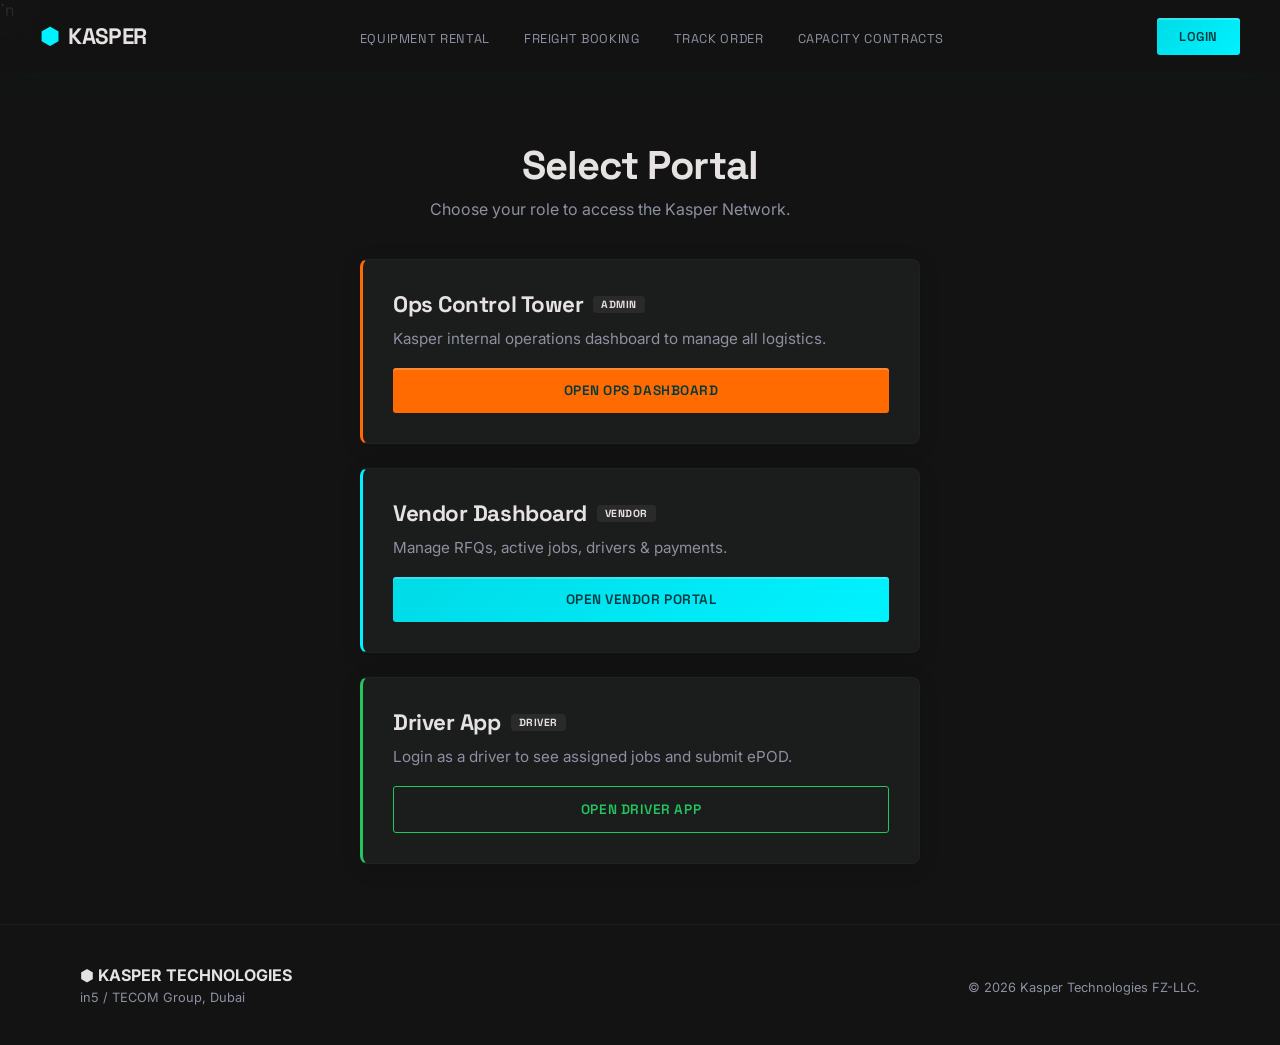
<file: login.html>
<!DOCTYPE html>
<html lang="en">
<head>
    <meta charset="UTF-8">
    <meta name="viewport" content="width=device-width, initial-scale=1.0">
    <title>Kasper | Login Portal</title>
    <!-- Fonts -->
    <link rel="preconnect" href="https://fonts.googleapis.com">
    <link rel="preconnect" href="https://fonts.gstatic.com" crossorigin>
    <link href="https://fonts.googleapis.com/css2?family=Space+Grotesk:wght@300;400;500;600;700&family=Inter:wght@300;400;500;600;700&display=swap" rel="stylesheet">
    <link rel="stylesheet" href="css/style.css">`n    <link rel="icon" type="image/png" href="assets/favicon.png">
    <style>
        .login-container {
            max-width: 600px;
            margin: 120px auto 60px auto;
            padding: 0 20px;
        }
        .login-card {
            background: var(--bg-surface);
            border: 1px solid var(--border-ghost);
            border-radius: 8px;
            padding: 30px;
            margin-bottom: 24px;
            transition: all 0.3s ease;
            box-shadow: 0 4px 20px rgba(0,0,0,0.15);
        }
        .login-card:hover {
            transform: translateY(-2px);
            box-shadow: 0 8px 30px rgba(0,0,0,0.3), 0 0 0 1px var(--accent-teal-glow);
        }
        .login-card h3 {
            font-size: 1.4rem;
            margin-bottom: 10px;
            display: flex;
            align-items: center;
            gap: 10px;
        }
        .login-card p {
            color: var(--text-muted);
            margin-bottom: 20px;
            font-size: 0.95rem;
        }
        .role-badge {
            font-size: 0.65rem;
            padding: 2px 8px;
            border-radius: 4px;
            background: var(--surface-container-high);
            color: var(--text-main);
            vertical-align: middle;
            font-family: var(--font-label);
            letter-spacing: 0.05em;
        }
        .form-select {
            width: 100%;
            padding: 12px;
            background: var(--bg-main);
            border: 1px solid var(--border-ghost);
            color: var(--text-main);
            border-radius: 3px;
            font-family: var(--font-body);
            margin-bottom: 15px;
        }
        .form-select:focus {
            border-color: var(--accent-teal);
            outline: none;
        }
    </style>
</head>
<body>
    <!-- Navbar -->
    <nav class="navbar">
        <a href="index.html" class="logo" style="text-decoration:none; color:inherit;">
            <span class="icon">⬢</span> KASPER
        </a>
        <div class="nav-links">
            <a href="index.html#equipment">Equipment Rental</a>
            <a href="index.html#freight">Freight Booking</a>
            <a href="track.html">Track Order</a>
            <a href="index.html#contracts">Capacity Contracts</a>
        </div>
        <a href="login.html" class="nav-cta" style="text-decoration:none;">Login</a>
    </nav>

    <div class="login-container">
        <div class="section-header text-center" style="margin-bottom: 40px;">
            <h2>Select Portal</h2>
            <p>Choose your role to access the Kasper Network.</p>
        </div>

        <!-- Ops Portal -->
        <div class="login-card" style="border-left: 3px solid var(--alert-amber);">
            <h3>Ops Control Tower <span class="role-badge">ADMIN</span></h3>
            <p>Kasper internal operations dashboard to manage all logistics.</p>
            <a href="ops.html" class="btn btn-primary w-100" style="display:block; text-align:center; text-decoration:none; background:var(--alert-amber); border-color:var(--alert-amber);">Open Ops Dashboard</a>
        </div>

        <!-- Vendor Portal -->
        <div class="login-card" style="border-left: 3px solid var(--accent-teal);">
            <h3>Vendor Dashboard <span class="role-badge">VENDOR</span></h3>
            <p>Manage RFQs, active jobs, drivers &amp; payments.</p>
            <a href="vendor.html" class="btn btn-primary w-100" style="display:block; text-align:center; text-decoration:none;">Open Vendor Portal</a>
        </div>

        <!-- Driver Portal -->
        <div class="login-card" style="border-left: 3px solid #22c55e;">
            <h3>Driver App <span class="role-badge">DRIVER</span></h3>
            <p>Login as a driver to see assigned jobs and submit ePOD.</p>
            <a href="driver.html" class="btn btn-outline w-100" style="display:block; text-align:center; text-decoration:none; border-color:#22c55e; color:#22c55e;">Open Driver App</a>
        </div>
    </div>

    <footer>
        <div class="footer-content">
            <div class="footer-col">
                <span class="icon">⬢</span> <strong>KASPER TECHNOLOGIES</strong>
                <p>in5 / TECOM Group, Dubai</p>
            </div>
            <div class="footer-col text-right">
                <p>&copy; 2026 Kasper Technologies FZ-LLC.</p>
            </div>
        </div>
    </footer>

</body>
</html>
</file>
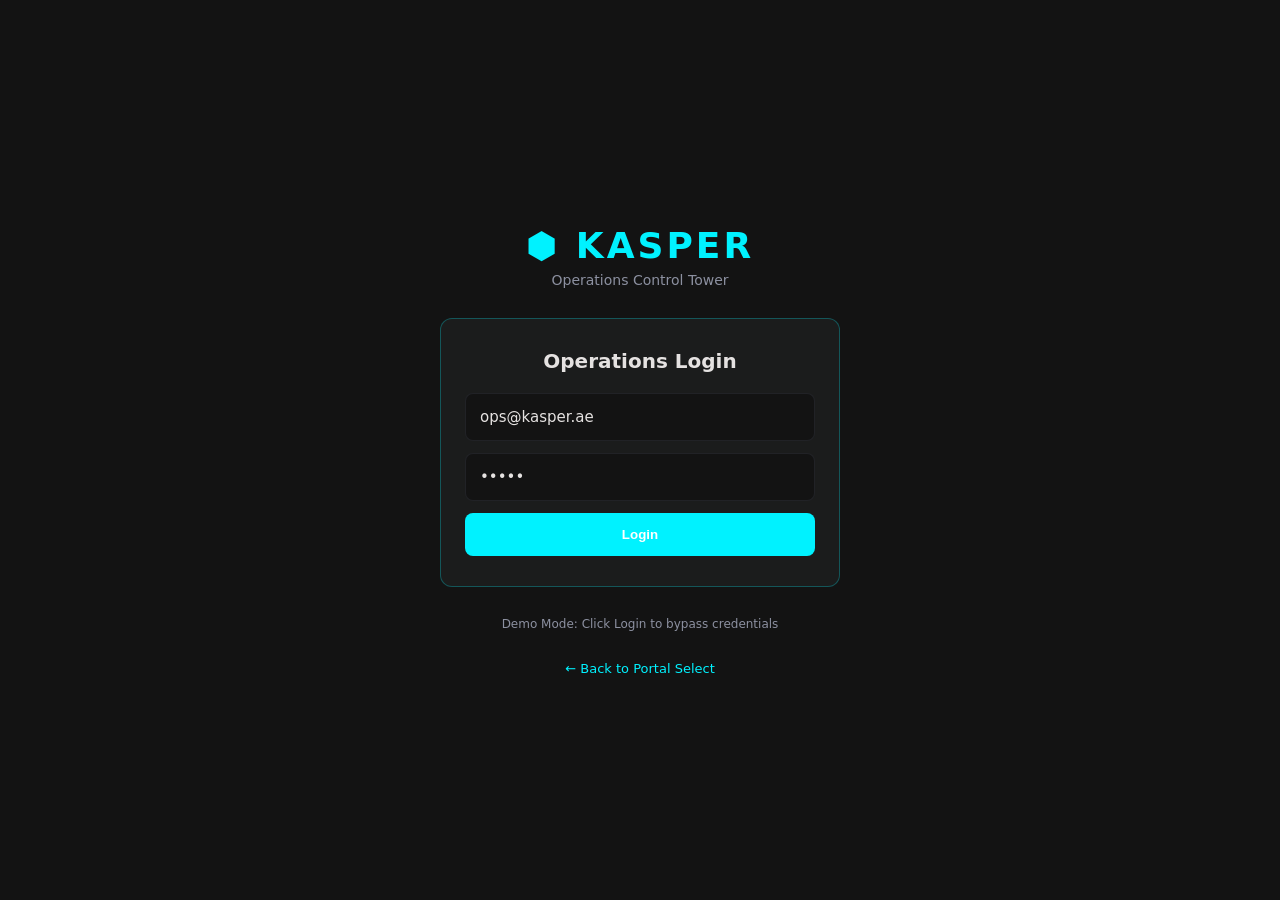
<file: ops.html>
<!DOCTYPE html>
<html lang="en">
<head>
<meta charset="UTF-8">
<meta name="viewport" content="width=device-width, initial-scale=1.0, maximum-scale=1.0">
<meta name="theme-color" content="#1D9E75">
<meta name="apple-mobile-web-app-capable" content="yes">
<meta name="apple-mobile-web-app-status-bar-style" content="black-translucent">
<link rel="manifest" href="manifest.json">
<title>Kasper Operations</title>
<style>
/* ── Config ─────────────────────────────────────────────────────── */
/*  FILL IN BEFORE USE — same values as kasper-db.js               */
</style>
</head>
<body>
<div id="app"></div>
<script>
// ════════════════════════════════════════════════════════════════
// KASPER MOBILE APP — Connected to Supabase
// ════════════════════════════════════════════════════════════════

// ── CONFIG (fill these in) ────────────────────────────────────────
const SUPA_URL  = 'https://qxnggifmmozngzguteen.supabase.co';
const SUPA_KEY  = 'sb_publishable_gUOvqITZjbThOGB6_ZBadg_I7mNT6kM';
const EMAILJS_SVC  = 'YOUR_EMAILJS_SERVICE_ID';
const EMAILJS_TPL  = 'YOUR_EMAILJS_TEMPLATE_ID';
const EMAILJS_KEY  = 'YOUR_EMAILJS_PUBLIC_KEY';
const SITE_URL  = window.location.origin; // Auto-detected from current domain

// ── Supabase helpers ──────────────────────────────────────────────
const sb = {
  h: { 'apikey': SUPA_KEY, 'Authorization': `Bearer ${SUPA_KEY}`, 'Content-Type': 'application/json' },
  async get(q)    { const r = await fetch(`${SUPA_URL}/rest/v1/${q}`, { headers: this.h }); return r.json(); },
  async post(t,d) { const r = await fetch(`${SUPA_URL}/rest/v1/${t}`, { method:'POST', headers:{...this.h,'Prefer':'return=representation'}, body:JSON.stringify(d) }); return r.json(); },
  async patch(q,d){ return fetch(`${SUPA_URL}/rest/v1/${q}`, { method:'PATCH', headers:{...this.h,'Prefer':'return=minimal'}, body:JSON.stringify(d) }); },
};

// ── EmailJS helper ────────────────────────────────────────────────
async function sendConfirmationEmail(job) {
  // Ensure EmailJS is loaded
  if (!window.emailjs) {
    await new Promise((resolve, reject) => {
      const script = document.createElement('script');
      script.src = 'https://cdn.jsdelivr.net/npm/@emailjs/browser@4/dist/email.min.js';
      script.onload = resolve;
      script.onerror = reject;
      document.head.appendChild(script);
    });
  }
  emailjs.init(EMAILJS_KEY);
  const approveUrl = `${SITE_URL}/approve.html?job_id=${encodeURIComponent(job.job_code)}`;
  const svc = job.service_type === 'equipment'
    ? `Equipment: ${job.equipment_type||''} (${job.duration||''})`
    : `Freight: ${job.origin||''} → ${job.destination||''}`;
  return emailjs.send(EMAILJS_SVC, EMAILJS_TPL, {
    to_name:    job.client_name || 'Valued Client',
    to_email:   job.client_email,
    job_code:   job.job_code,
    service:    svc,
    price:      `AED ${Number(job.quoted_price).toLocaleString()}`,
    notes:      job.quote_notes || '',
    approve_url: approveUrl,
    valid_hours: '48',
  });
}

// ── Design tokens ─────────────────────────────────────────────────
const C = {
  bg:'#131313',surf:'#1b1c1c',surf2:'#1f2020',
  teal:'#00F2FF',tealDim:'rgba(0,242,255,.12)',
  amber:'#FF6B00',amberDim:'rgba(255,107,0,.12)',
  red:'#E24B4A',text:'#e5e2e1',muted:'#8c90a0',border:'rgba(66,71,84,0.3)',
};
const SL = {
  label:{enquiry:'Enquiry',rfq_sent:'RFQ Sent',quoted:'Quoted',po_pending:'PO Pending',confirmed:'Confirmed',
    vendor_po_sent:'Vendor PO',assigned:'Assigned',
    in_transit:'In Transit',delivered:'Delivered',epod_pending:'ePOD Pending',
    epod_done:'ePOD Done',invoiced:'Invoiced',paid:'Paid'},
  color:{enquiry:'#8c90a0',rfq_sent:'#F59E0B',quoted:'#afc6ff',po_pending:'#FF6B00',confirmed:'#9F7AEA',
    vendor_po_sent:'#F59E0B',assigned:'#FF6B00',
    in_transit:'#00F2FF',delivered:'#9F7AEA',epod_pending:'#FF6B00',
    epod_done:'#00F2FF',invoiced:'#afc6ff',paid:'#00F2FF'},
};

// ── App state ─────────────────────────────────────────────────────
let state = {
  view:'login', driverTab:'home', opsTab:'dashboard', sub:null, selId:null, vendor_id:null,
  jobs:[], vendors:[], rfqs:[], loading:false, tracking:false, location:null,
  schedOn:true, schedFrom:'06:00', schedTo:'20:00',
  epodPhoto:null, epodHasSig:false, busy:false,
};
let watchId=null, schedIv=null;

// ── Fleet ─────────────────────────────────────────────────────────
const FLEET = [
  { id: 1, name: 'Ahmed Al Rashidi', plate: 'Dubai A 12345', type: 'Flatbed 12m' },
  { id: 2, name: 'Mohammed Hassan', plate: 'Abu Dhabi B 54321', type: 'Boom Truck 10T' },
  { id: 3, name: 'Sanjay Kumar', plate: 'Sharjah C 99871', type: 'Curtain Sider 15m' },
  { id: 4, name: 'Usman Ali', plate: 'Dubai D 76543', type: 'Lowbed 30T' },
  { id: 5, name: 'Khan Transport LLC', plate: 'Ajman E 11223', type: 'Subcontractor - 3 Ton' }
];

// ── DOM helpers ───────────────────────────────────────────────────
const el=(tag,attrs={})=>{
  const e=document.createElement(tag);
  for(const[k,v] of Object.entries(attrs)){
    if(k==='class')e.className=v;
    else if(k.startsWith('on'))e.addEventListener(k.slice(2).toLowerCase(),v);
    else if(k==='style'&&typeof v==='object')Object.assign(e.style,v);
    else e.setAttribute(k,v);
  }
  return e;
};
const txt=(tag,text,cls='')=>{ const e=el(tag,{class:cls}); e.textContent=text; return e; };

const badge=(s)=>{
  const col=SL.color[s]||C.muted;
  const e=el('span',{class:'tag',style:{background:col+'33',color:col,border:`1px solid ${col}55`}});
  e.textContent=SL.label[s]||s; return e;
};

const btn=(text,bg,onClick,disabled=false)=>{
  const b=el('button',{class:'btn',onclick:disabled?null:onClick});
  b.textContent=text; b.disabled=disabled;
  b.style.cssText=`background:${disabled?C.border:bg};color:#fff;border-color:${disabled?C.border:bg};opacity:${disabled?.6:1}`;
  return b;
};

const outlineBtn=(text,color,onClick,disabled=false)=>{
  const b=el('button',{class:'btn btn-out',onclick:disabled?null:onClick});
  b.textContent=text; b.disabled=disabled;
  b.style.cssText=`color:${disabled?C.muted:color};border-color:${disabled?C.muted:color};background:transparent`;
  return b;
};

const card=(style='')=>{const d=el('div',{class:'card'}); if(style)d.style.cssText+=style; return d;};

// ── Location — Live GPS push to Supabase ─────────────────────────
let gpsInterval=null;
async function pushGPS(lat,lng){
  // Push to active in_transit job
  const activeJob=state.jobs.find(j=>j.status==='in_transit' && (j.driver_name==='Ahmed Al Rashidi'||j.driverId===1));
  if(!activeJob) return;
  try{
    await sb.patch(`jobs?job_code=eq.${encodeURIComponent(activeJob.job_code)}`,{
      driver_lat:lat, driver_lng:lng, driver_location_updated_at:new Date().toISOString()
    });
  }catch(e){console.warn('GPS push failed',e);}
}

function timeFormat(iso) {
  if(!iso) return '';
  const d = new Date(iso);
  if(isNaN(d)) return '';
  return d.toLocaleString('en-US', {month:'short', day:'numeric', hour:'numeric', minute:'2-digit', hour12:true});
}

function startTracking(){
  if(state.tracking) return;
  if(navigator.geolocation){
    watchId=navigator.geolocation.watchPosition(
      p=>{
        const lat=p.coords.latitude, lng=p.coords.longitude;
        state.location={lat:lat.toFixed(5),lng:lng.toFixed(5)};
        render();
      },
      ()=>{state.location={lat:'25.20480',lng:'55.27080'};render();},
      {enableHighAccuracy:true,timeout:10000,maximumAge:5000}
    );
    // Push GPS to Supabase every 10 seconds
    gpsInterval=setInterval(()=>{
      if(state.location) pushGPS(parseFloat(state.location.lat),parseFloat(state.location.lng));
    },10000);
    // Also push immediately on first fix
    setTimeout(()=>{
      if(state.location) pushGPS(parseFloat(state.location.lat),parseFloat(state.location.lng));
    },2000);
  } else {
    state.location={lat:'25.20480',lng:'55.27080'};
  }
  state.tracking=true; render();
}
function stopTracking(){
  if(watchId)navigator.geolocation.clearWatch(watchId);
  if(gpsInterval)clearInterval(gpsInterval);
  watchId=null; gpsInterval=null;
  state.tracking=false; state.location=null; render();
}
function inWindow(){
  if(!state.schedOn) return false;
  const now=new Date(),cur=now.getHours()*60+now.getMinutes();
  const[sh,sm]=state.schedFrom.split(':').map(Number);
  const[eh,em]=state.schedTo.split(':').map(Number);
  return cur>=sh*60+sm&&cur<eh*60+em;
}
function checkSchedule(){
  if(state.view!=='driver'||!state.schedOn) return;
  if(inWindow()&&!state.tracking)startTracking();
  if(!inWindow()&&state.tracking)stopTracking();
}

let prevJobsMap = new Map();
async function loadJobs(){
  state.loading=true; render();
  try{
    let endpoint = 'jobs?order=created_at.desc';
    if(state.vendor_id) endpoint += `&vendor_id=eq.${state.vendor_id}`;
    const rows=await sb.get(endpoint);
    const newJobs=Array.isArray(rows)?rows:[];
    
    if (state.jobs.length > 0 && state.view === 'ops') {
      newJobs.forEach(nj => {
        const pj = prevJobsMap.get(nj.job_code);
        if (pj && pj.status !== nj.status && ['po_pending', 'confirmed'].includes(nj.status) && !['po_pending', 'confirmed'].includes(pj.status)) {
          showToast(`🎉 Client Approved Quote for ${nj.job_code}`);
        }
      });
    }
    
    // Sort by urgency: stale first, then My Action statuses, then by pickup_date
    const ACTION_STATUSES = ['enquiry','po_pending','confirmed','assigned','epod_done','delivered'];
    newJobs.sort((a, b) => {
      const aStale = a.last_status_changed_at && (Date.now() - new Date(a.last_status_changed_at).getTime() > 4*3600*1000) ? 0 : 1;
      const bStale = b.last_status_changed_at && (Date.now() - new Date(b.last_status_changed_at).getTime() > 4*3600*1000) ? 0 : 1;
      if (aStale !== bStale) return aStale - bStale;
      const aAction = ACTION_STATUSES.includes(a.status) ? 0 : 1;
      const bAction = ACTION_STATUSES.includes(b.status) ? 0 : 1;
      if (aAction !== bAction) return aAction - bAction;
      return new Date(a.pickup_date || a.created_at) - new Date(b.pickup_date || b.created_at);
    });
    state.jobs=newJobs;
    prevJobsMap.clear();
    newJobs.forEach(j => prevJobsMap.set(j.job_code, j));
  }catch(e){console.error('loadJobs',e);}
  state.loading=false; render();
}

// Hardcoded vendor fallback — ensures checkboxes and names always work
const VENDOR_FALLBACK = [
  {id:'22222222-2222-2222-2222-222222222222', company_name:'Al Hamd Heavy Transport', contact_phone:'+971501234567', contact_email:'ops@alhamd.ae'},
  {id:'33333333-3333-3333-3333-333333333333', company_name:'Gulf Express Transport', contact_phone:'+971504500001', contact_email:'ops@gulfexpress.ae'},
  {id:'44444444-4444-4444-4444-444444444444', company_name:'RAK Heavy Movers', contact_phone:'+971507700002', contact_email:'dispatch@rakmovers.ae'},
  {id:'55555555-5555-5555-5555-555555555555', company_name:'Sharjah Crane Services', contact_phone:'+971509900003', contact_email:'book@scs.ae'},
];
// Pre-populate immediately so first render always has vendors
state.vendors = [...VENDOR_FALLBACK];

async function loadVendors(){
  try{
    const rows=await sb.get('vendors?order=company_name');
    if(Array.isArray(rows) && rows.length) state.vendors=rows;
    else if(!state.vendors.length) state.vendors = [...VENDOR_FALLBACK];
  }catch(e){
    console.warn('loadVendors API failed, using fallback');
    if(!state.vendors.length) state.vendors = [...VENDOR_FALLBACK];
  }
}

async function loadRFQsForJob(jobId){
  state.loadingRfqsForJob = jobId;
  try{
    const rows=await sb.get(`vendor_rfqs?job_id=eq.${jobId}&order=created_at.desc`);
    state.rfqs=Array.isArray(rows)?rows:[];
  }catch(e){console.error('loadRFQs',e); state.rfqs=[];}
}

async function updateJobStatus(jobCode, updates){
  await sb.patch(`jobs?job_code=eq.${encodeURIComponent(jobCode)}`, updates);
  await loadJobs();
}

function selJob(){ return state.jobs.find(j=>j.job_code===state.selId||j.id===state.selId); }

// ── Force Next Step pipeline ──────────────────────────────────────
const STATUS_PIPELINE=['enquiry','rfq_sent','quoted','po_pending','confirmed','vendor_po_sent','assigned','in_transit','delivered','epod_pending','epod_done','invoiced','paid'];
function nextStatus(current){
  const idx=STATUS_PIPELINE.indexOf(current);
  if(idx<0||idx>=STATUS_PIPELINE.length-1) return null;
  return STATUS_PIPELINE[idx+1];
}
async function forceNextStep(job){
  const ns=nextStatus(job.status);
  if(!ns) return;
  const extras={};
  if(ns==='rfq_sent') { /* just advance status */ }
  if(ns==='quoted'){ extras.quoted_price=job.quoted_price||2500; extras.vendor_price=job.vendor_price||1800; extras.kasper_margin=(job.quoted_price||2500)-(job.vendor_price||1800); }
  if(ns==='po_pending'){ extras.approval_timestamp=new Date().toISOString(); extras.quoted_price=job.quoted_price||2500; }
  if(ns==='confirmed'){ extras.approval_timestamp=extras.approval_timestamp||new Date().toISOString(); }
  if(ns==='vendor_po_sent'){ extras.vendor_po_sent=true; }
  if(ns==='assigned'){ extras.driver_name=extras.driver_name||'Ahmed Al Rashidi'; extras.vehicle_plate='Dubai A 12345'; extras.driver_phone='+971501234567'; }
  await updateJobStatus(job.job_code,{status:ns,...extras});
}

// ── Reset Demo Data ───────────────────────────────────────────────
async function resetDemoData(){
  if(!confirm('Restore demo jobs to an ideal testing layout?')) return;
  try{
    // Fetch latest 10 jobs for current vendor
    const params = state.vendor_id ? `&vendor_id=eq.${state.vendor_id}` : '';
    const rows = await sb.get(`jobs?order=created_at.desc&limit=10${params}`);
    if(!rows || rows.length < 5){ alert('Not enough jobs to arrange a spread. Please create a few more.'); return; }
    
    // We want a perfect spread for the demo
    const spread = [
      { status:'enquiry', quoted_price:null },
      { status:'quoted', quoted_price:2500 },
      { status:'po_pending', quoted_price:3500, approval_timestamp:new Date().toISOString() },
      { status:'confirmed', quoted_price:3800, approval_timestamp:new Date().toISOString() },
      { status:'assigned', quoted_price:1200, driver_name:'Ahmed Al Rashidi', vehicle_plate:'Dubai A 12345', driver_phone:'+971501234567' },
      { status:'in_transit', quoted_price:4500, driver_name:'Salim Khoury', vehicle_plate:'Sharjah C 44521', driver_phone:'+971559887766', driver_lat:25.2048, driver_lng:55.2708 },
      { status:'delivered', driver_name:'John Smith', epod_client_done:false }
    ];

    const tasks = [];
    const clearOpts = { quote_notes:null, quote_sent_at:null, approval_timestamp:null, driver_name:null, vehicle_plate:null, driver_phone:null, driver_lat:null, driver_lng:null, epod_client_done:false };

    for(let i=0; i<Math.min(rows.length, spread.length); i++){
      const job = rows[i];
      const target = spread[i];
      tasks.push(sb.patch(`jobs?job_code=eq.${job.job_code}`, { ...clearOpts, ...target }));
    }

    // Set any remaining jobs to enquiry
    for(let i=spread.length; i<rows.length; i++){
      tasks.push(sb.patch(`jobs?job_code=eq.${rows[i].job_code}`, { status:'enquiry', ...clearOpts }));
    }

    await Promise.all(tasks);
    await loadJobs();
    alert('✅ Dashboard layout magically restored!');
  }catch(e){ console.error('Reset failed',e); alert('Reset failed — see console.'); }
}

// ── Signature pad ─────────────────────────────────────────────────
let sigDrawing=false,sigLast=null;
function initSig(canvas){
  if(!canvas)return;
  canvas.width=600;canvas.height=160;
  const ctx=canvas.getContext('2d');
  const xy=e=>{
    const r=canvas.getBoundingClientRect();
    const s=e.touches?e.touches[0]:e;
    return{x:(s.clientX-r.left)*(600/r.width),y:(s.clientY-r.top)*(160/r.height)};
  };
  const start=e=>{e.preventDefault();sigDrawing=true;sigLast=xy(e);};
  const move=e=>{
    e.preventDefault();if(!sigDrawing)return;
    const p=xy(e);
    ctx.strokeStyle='#131313';ctx.lineWidth=3;ctx.lineCap='round';ctx.lineJoin='round';
    ctx.beginPath();ctx.moveTo(sigLast.x,sigLast.y);ctx.lineTo(p.x,p.y);ctx.stroke();
    sigLast=p;state.epodHasSig=true;
  };
  const end=()=>{sigDrawing=false;};
  canvas.addEventListener('mousedown',start);canvas.addEventListener('mousemove',move);
  canvas.addEventListener('mouseup',end);canvas.addEventListener('mouseleave',end);
  canvas.addEventListener('touchstart',start,{passive:false});
  canvas.addEventListener('touchmove',move,{passive:false});
  canvas.addEventListener('touchend',end);
}

// ── CSS injection ─────────────────────────────────────────────────
const css=`*{box-sizing:border-box;margin:0;padding:0;-webkit-tap-highlight-color:transparent}
body{background:${C.bg};font-family:'Inter',system-ui,-apple-system,sans-serif;color:${C.text}}
#app{min-height:100vh;display:flex;flex-direction:column}
.topbar{background:${C.surf};padding:14px 16px;display:flex;align-items:center;gap:10px;border-bottom:1px solid ${C.border};position:sticky;top:0;z-index:20}
.back-btn{background:none;border:none;color:${C.teal};cursor:pointer;font-size:28px;line-height:1;padding:0}
.switch-btn{background:none;border:none;color:${C.muted};font-size:12px;cursor:pointer;padding:4px 8px}
.topbar-title{flex:1;font-weight:700;font-size:16px;color:${C.text}}
.bottom-nav{background:${C.surf};border-top:1px solid ${C.border};display:flex;padding:6px 0}
.nav-btn{flex:1;background:none;border:none;cursor:pointer;padding:4px 2px;display:flex;flex-direction:column;align-items:center;gap:2px}
.nav-icon{font-size:20px}.nav-label{font-size:10px;font-weight:600}
.scroll-area{flex:1;overflow-y:auto}
.pad{padding:16px}
.card{background:${C.surf};border:1px solid ${C.border};border-radius:12px;padding:14px;margin-bottom:10px}
.card-teal{border-color:${C.teal};background:${C.tealDim}}
.card-amber{border-color:${C.amber};background:${C.amberDim}}
.tag{display:inline-block;font-size:11px;font-weight:600;padding:3px 10px;border-radius:20px;white-space:nowrap}
.grid2{display:grid;grid-template-columns:1fr 1fr;gap:10px;margin-bottom:10px}
.lbl{font-size:11px;color:${C.muted};font-weight:700;text-transform:uppercase;letter-spacing:.5px;margin-bottom:4px}
.btn{width:100%;padding:12px 20px;border-radius:8px;font-size:15px;font-weight:600;cursor:pointer;letter-spacing:.3px;border:1.5px solid;color:#fff}
.btn-out{background:transparent!important;border-width:1.5px}
.btn-sm{padding:8px 16px;font-size:13px}
canvas{display:block;touch-action:none;cursor:crosshair;background:#fff;border-radius:8px;width:100%}
input,select,textarea{width:100%;background:${C.bg};border:1px solid ${C.border};border-radius:8px;padding:10px 12px;color:${C.text};font-size:15px;font-family:inherit}
textarea{resize:none;height:76px}
.sep{height:1px;background:${C.border};margin:10px 0}
.mono{font-family:monospace}
.pill{display:flex;align-items:center;gap:8px;border-radius:20px;padding:5px 12px;border:1px solid}
.dot8{width:8px;height:8px;border-radius:50%;display:inline-block;flex-shrink:0}
.modal-overlay{position:fixed;inset:0;background:rgba(0,0,0,.7);z-index:100;display:flex;align-items:flex-end;padding:0}
.modal{background:${C.surf};border-radius:16px 16px 0 0;padding:24px 16px 32px;width:100%;max-height:85vh;overflow-y:auto}
.loading-pulse{opacity:.5;animation:pulse 1s infinite alternate}
@keyframes pulse{to{opacity:.2}}`;
const sEl=document.createElement('style');sEl.textContent=css;document.head.appendChild(sEl);

// ── TOP BAR ───────────────────────────────────────────────────────
function renderTopBar(title,onBack,right){
  const bar=el('div',{class:'topbar'});
  if(onBack){const b=el('button',{class:'back-btn',onclick:onBack});b.textContent='‹';bar.append(b);}
  
  const tc=el('div',{style:{flex:'1',display:'flex',alignItems:'center',gap:'8px'}});
  if(!onBack){
     const isAHC = state.vendor_id === '22222222-2222-2222-2222-222222222222';
     const lg=txt('span', isAHC ? '⬢ AL HAMD' : '⬢ KASPER');
     lg.style.cssText=`font-weight:800;color:${isAHC?C.amber:C.teal};letter-spacing:1px;font-size:16px`;
     tc.append(lg);
  }
  const t=txt('span', onBack ? title : `—  ${title}`);
  t.style.cssText=`font-size:${onBack?'16px':'13px'};color:${onBack?C.text:C.muted};font-weight:${onBack?'700':'500'};`;
  tc.append(t);
  bar.append(tc);

  if(right)bar.append(right);
  return bar;
}
function topbarRight(view){
  const wrap=el('div',{style:{display:'flex',alignItems:'center',gap:'6px'}});
  if(view==='ops'){
    const rb=el('button',{class:'switch-btn',onclick:()=>loadJobs()});
    rb.style.color=C.teal;rb.textContent='↻';
    const rst=el('button',{class:'switch-btn',onclick:()=>resetDemoData()});
    rst.style.cssText=`color:${C.amber};font-size:10px;opacity:.8`;
    rst.textContent='🔄 RST';
    wrap.append(rb,rst);
  }
  const x=el('button',{class:'switch-btn',onclick:()=>{sessionStorage.removeItem('kasper_ops_view');stopTracking();window.location.href='login.html';}});
  x.style.color=C.red;x.textContent='⏏️';
  wrap.append(x);
  return wrap;
}

// ── BOTTOM NAV ────────────────────────────────────────────────────
function renderBottomNav(tabs,active,onClick){
  const nav=el('div',{class:'bottom-nav'});
  tabs.forEach(t=>{
    const b=el('button',{class:'nav-btn',onclick:()=>onClick(t.key)});
    const i=txt('span',t.icon,'nav-icon');
    const l=txt('span',t.label,'nav-label');
    l.style.color=active===t.key?C.teal:C.muted;
    b.append(i,l);nav.append(b);
  });
  return nav;
}

// ════════════════════════════════════════════════════════════════
// LOGIN
// ════════════════════════════════════════════════════════════════
function renderLogin(){
  const d=el('div',{style:{background:C.bg,padding:'40px 24px',minHeight:'100vh',display:'flex',flexDirection:'column',alignItems:'center',justifyContent:'center'}});
  
  const logo=txt('div','⬢ KASPER');logo.style.cssText=`font-size:36px;font-weight:800;color:${C.teal};letter-spacing:3px;text-align:center;margin-bottom:6px`;
  const sub=txt('div','Operations Control Tower');sub.style.cssText=`font-size:14px;color:${C.muted};text-align:center;margin-bottom:30px`;
  d.append(logo, sub);

  // --- Ops Staff Login Card ---
  const card1=el('div',{class:'card',style:{padding:'30px 24px',maxWidth:'400px',width:'100%',borderColor:C.teal+'44'}});
  const title1=txt('h2','Operations Login');title1.style.cssText=`font-size:20px;margin-bottom:20px;text-align:center;color:${C.text}`;
  const f1=el('form');
  f1.onsubmit = (e) => {
    e.preventDefault();
    state.vendor_id = '11111111-1111-1111-1111-111111111111';
    state.view = 'ops';
    state.sub = null;
    sessionStorage.setItem('kasper_ops_view', state.view);
    loadJobs(); loadVendors(); checkSchedule(); render();
  };
  const id1=el('input',{type:'text',placeholder:'Staff ID or Email',value:'ops@kasper.ae',style:{width:'100%',padding:'14px',background:C.bg,border:`1px solid ${C.border}`,color:C.text,borderRadius:'8px',marginBottom:'12px'}});
  const pw1=el('input',{type:'password',placeholder:'Password',value:'12345',style:{width:'100%',padding:'14px',background:C.bg,border:`1px solid ${C.border}`,color:C.text,borderRadius:'8px',marginBottom:'12px'}});
  const btn1=el('button',{type:'submit',style:{width:'100%',padding:'14px',background:C.teal,color:'#fff',border:'none',borderRadius:'8px',fontWeight:'bold',cursor:'pointer'}});
  btn1.textContent = 'Login';
  f1.append(id1, pw1, btn1);
  card1.append(title1, f1);
  
  const bypass=txt('div','Demo Mode: Click Login to bypass credentials');bypass.style.cssText=`font-size:12px;color:${C.muted};text-align:center;margin-top:20px;max-width:300px`;
  
  const homeLink=el('a',{href:'login.html',style:{display:'block',textAlign:'center',color:C.teal,fontSize:'13px',marginTop:'30px',textDecoration:'none'}});
  homeLink.textContent='← Back to Portal Select';
  
  d.append(card1, bypass, homeLink);
  return d;
}

// ════════════════════════════════════════════════════════════════
// DRIVER SCREENS
// ════════════════════════════════════════════════════════════════
function renderDriverHome(){
  const{jobs,tracking,location,schedOn,schedFrom,schedTo,loading}=state;
  const myJobs=jobs.filter(j=>j.driver_name==='Ahmed Al Rashidi'||j.driverId===1);
  const active=myJobs.find(j=>j.status==='in_transit');
  const epodPending=myJobs.filter(j=>j.status==='delivered'&&!j.epod_client_done);
  const d=el('div',{class:'pad'});

  if(loading){const l=txt('div','Loading jobs…','loading-pulse');l.style.cssText=`color:${C.muted};text-align:center;padding:40px`;d.append(l);return d;}

  // Driver card
  const dc=el('div',{class:'card card-teal'});
  const dcTop=el('div',{style:{display:'flex',justifyContent:'space-between',alignItems:'flex-start',marginBottom:'12px'}});
  const dn=el('div');
  const dnName=txt('div','Ahmed Al Rashidi');dnName.style.cssText=`font-size:17px;font-weight:700;color:${C.text}`;
  const dnPlate=txt('div','Dubai A 12345');dnPlate.style.cssText=`font-size:13px;color:${C.muted}`;
  dn.append(dnName,dnPlate);
  const dutyTag=txt('span','On Duty','tag');dutyTag.style.cssText=`background:${C.tealDim};color:${C.teal};border:1px solid ${C.teal}33`;
  dcTop.append(dn,dutyTag);dc.append(dcTop);
  // Location pill
  const pill=el('div',{class:tracking?'pill':'pill',style:{background:tracking?C.tealDim:'transparent',borderColor:tracking?C.teal:C.border}});
  const dot=el('div',{class:'dot8'});dot.style.cssText=`background:${tracking?C.teal:C.muted};${tracking?`box-shadow:0 0 6px ${C.teal}`:''}`;
  const plText=txt('div',tracking?(location?`${location.lat}, ${location.lng}`:'Locating…'):'Location Off');
  plText.style.cssText=`font-size:12px;font-weight:600;color:${tracking?C.teal:C.muted}`;
  pill.append(dot,plText);dc.append(pill);
  if(schedOn){const si=txt('div',`Auto-share: ${schedFrom} – ${schedTo}  `);si.style.cssText=`font-size:12px;color:${C.muted};margin:8px 0`;const win=txt('span',inWindow()?'● In window':'○ Outside window');win.style.color=inWindow()?C.teal:C.amber;si.append(win);dc.append(si);}
  const btns=el('div',{style:{display:'flex',gap:'10px',marginTop:'12px'}});
  const tb=btn(tracking?'■ End Trip':'▶ Start Trip',tracking?C.red:C.teal,()=>{tracking?stopTracking():startTracking();});
  tb.style.flex='1';
  const sb2=outlineBtn('⚙ Schedule',C.teal,()=>{state.sub='location';render();});
  sb2.style.cssText+=';flex:1';
  btns.append(tb,sb2);dc.append(btns);d.append(dc);

  // Active job
  if(active){
    const ac=el('div',{class:'card card-teal',style:{cursor:'pointer'}});
    ac.onclick=()=>{state.selId=active.job_code;state.sub='job-detail';render();};
    const at=el('div',{style:{display:'flex',justifyContent:'space-between',marginBottom:'8px'}});
    const al=txt('span','ACTIVE JOB');al.style.cssText=`font-size:11px;font-weight:700;color:${C.teal}`;
    at.append(al,badge(active.status));ac.append(at);
    const ai=txt('div',active.job_code,'mono');ai.style.cssText=`font-size:14px;font-weight:700;color:${C.text};margin-bottom:4px`;
    const acl=txt('div',active.client_name||active.company_name||'—');acl.style.cssText=`font-size:13px;color:${C.muted};margin-bottom:2px`;
    const rt=active.service_type==='logistics'?`${active.origin||''} → ${active.destination||''}`:active.equipment_type||'';
    const arr=txt('div',rt);arr.style.cssText=`font-size:12px;color:${C.muted}`;
    const tap=txt('div','Tap to manage →');tap.style.cssText=`font-size:11px;font-weight:700;color:${C.teal};margin-top:10px`;
    ac.append(ai,acl,arr,tap);d.append(ac);
  } else {
    const nj=el('div',{class:'card'});nj.style.cssText=`text-align:center;color:${C.muted};padding:20px`;nj.textContent='No active trip right now';d.append(nj);
  }

  // ePOD alerts
  if(epodPending.length){
    const ea=el('div',{class:'card card-amber'});
    const et=txt('div',`⚠ ${epodPending.length} delivery awaiting ePOD sign-off`);
    et.style.cssText=`font-size:13px;font-weight:700;color:${C.amber};margin-bottom:10px`;ea.append(et);
    epodPending.forEach(j=>{
      const er=el('div',{style:{display:'flex',justifyContent:'space-between',alignItems:'center',marginBottom:'8px'}});
      const em=el('div');em.append(txt('div',j.job_code,'mono'),txt('div',j.client_name||''));
      const eb=btn('Sign ePOD',C.teal,()=>{state.selId=j.job_code;state.sub='job-detail';render();});
      eb.style.cssText='width:auto;padding:6px 14px;font-size:13px;';er.append(em,eb);ea.append(er);
    });
    d.append(ea);
  }

  // All jobs list
  const jc=el('div',{class:'card'});
  const jh=txt('div','All My Jobs');jh.style.cssText=`font-size:11px;color:${C.muted};font-weight:700;text-transform:uppercase;letter-spacing:.5px;margin-bottom:12px`;
  jc.append(jh);
  (myJobs.length?myJobs:[]).forEach((j,i,arr)=>{
    const jr=el('div',{style:{display:'flex',justifyContent:'space-between',alignItems:'center',padding:'10px 0',cursor:'pointer',borderBottom:i<arr.length-1?`1px solid ${C.border}`:'none'}});
    jr.onclick=()=>{state.selId=j.job_code;state.sub='job-detail';render();};
    const jm=el('div');
    jm.append(txt('div',j.job_code,'mono'),txt('div',j.client_name||j.company_name||''));
    const badges=el('div',{style:{display:'flex',gap:'8px',alignItems:'center'}});
    
    // SLA warning (Stale for 4+ hours in quoted/confirmed)
    if(['quoted','confirmed','po_pending'].includes(j.status) && j.last_status_changed_at) {
      const elapsed = Date.now() - new Date(j.last_status_changed_at).getTime();
      if(elapsed > 4 * 3600 * 1000) {
        const sla=txt('span','🔴 Stale');
        sla.style.cssText=`font-size:10px;padding:2px 6px;border-radius:4px;background:rgba(255,107,0,0.1);color:${C.amber};border:1px solid rgba(255,107,0,0.3)`;
        badges.append(sla);
      }
    }
    badges.append(badge(j.status));
    jr.append(jm,badges);jc.append(jr);
  });
  d.append(jc);return d;
}

function renderLocationSettings(){
  const{schedOn,schedFrom,schedTo,tracking}=state;
  const d=el('div',{class:'pad'});

  // Schedule card
  const sc=el('div',{class:'card'});
  const sTop=el('div',{style:{display:'flex',justifyContent:'space-between',alignItems:'center',marginBottom:'16px'}});
  const sLabel=el('div');sLabel.append(txt('div','Scheduled Sharing'),txt('div','Auto-share location in your work window'));
  sLabel.children[0].style.cssText=`font-size:15px;font-weight:700;color:${C.text};margin-bottom:4px`;
  sLabel.children[1].style.cssText=`font-size:12px;color:${C.muted}`;
  const toggle=el('label',{style:{position:'relative',display:'inline-block',width:'48px',height:'26px',cursor:'pointer',flexShrink:'0'}});
  const chk=el('input',{type:'checkbox'});chk.checked=schedOn;chk.style.cssText='opacity:0;width:0;height:0;position:absolute';
  chk.onchange=()=>{state.schedOn=chk.checked;checkSchedule();render();};
  const track=el('span');track.style.cssText=`position:absolute;inset:0;border-radius:26px;background:${schedOn?C.teal:C.border};transition:.2s`;
  const thumb=el('span');thumb.style.cssText=`position:absolute;width:20px;height:20px;background:#fff;border-radius:50%;top:3px;left:${schedOn?'25px':'3px'};transition:.2s`;
  toggle.append(chk,track,thumb);sTop.append(sLabel,toggle);sc.append(sTop);

  if(schedOn){
    const sg=el('div',{style:{display:'grid',gridTemplateColumns:'1fr 1fr',gap:'12px',marginTop:'8px',opacity:schedOn?1:.4}});
    ['schedFrom','schedTo'].forEach((key,i)=>{
      const g=el('div');
      const l=txt('div',i===0?'START sharing at':'STOP sharing at','lbl');
      const inp=el('input',{type:'time'});inp.value=state[key];
      inp.onchange=e=>{state[key]=e.target.value;checkSchedule();};
      g.append(l,inp);sg.append(g);
    });
    sc.append(sg);
  }
  d.append(sc);

  // Manual override
  const mc=el('div',{class:'card'});
  mc.append(txt('div','Manual Override'),txt('div','Force-start or stop location sharing regardless of schedule.'));
  mc.children[0].style.cssText=`font-size:15px;font-weight:700;color:${C.text};margin-bottom:4px`;
  mc.children[1].style.cssText=`font-size:12px;color:${C.muted};margin-bottom:14px;line-height:1.6`;
  const mbr=el('div',{style:{display:'flex',gap:'10px'}});
  const sb3=btn(tracking?'Currently Active':'Start Now',tracking?C.border:C.teal,()=>{if(!tracking)startTracking();},tracking);sb3.style.flex='1';
  const eb=outlineBtn('Stop Now',C.red,()=>{if(tracking)stopTracking();},!tracking);eb.style.flex='1';
  mbr.append(sb3,eb);mc.append(mbr);d.append(mc);

  const ic=el('div',{class:'card',style:{fontSize:'12px',color:C.muted,lineHeight:'1.7'}});
  ic.textContent='Location is shared only during the scheduled window or when manually started. It is visible to your dispatcher and client on the live tracking link.';
  d.append(ic);return d;
}

function renderDriverJobDetail(){
  const j=selJob();if(!j)return el('div');
  const isMyJob=true;
  const d=el('div',{class:'pad'});
  const hdr=el('div',{style:{display:'flex',justifyContent:'space-between',alignItems:'center',marginBottom:'14px'}});
  hdr.append(txt('span',j.job_code,'mono'),badge(j.status));d.append(hdr);

  const cc=el('div',{class:'card'});cc.append(txt('div','Client','lbl'),txt('div',j.client_name||j.company_name||'—'),txt('div',j.client_email||j.client_phone||'—'));
  cc.children[1].style.cssText=`font-size:15px;font-weight:600;color:${C.text}`;
  cc.children[2].style.cssText=`font-size:13px;color:${C.muted}`;
  d.append(cc);

  const rc=el('div',{class:'card'});rc.append(txt('div','Route','lbl'));
  const route=j.service_type==='logistics'?`${j.origin||'—'} → ${j.destination||'—'}`:j.equipment_type||'—';
  rc.append(txt('div',`▲ ${j.origin||j.equipment_type||'—'}`),txt('div',`◉ ${j.destination||j.emirate||'—'}`));
  rc.children[1].style.cssText=`font-size:13px;color:${C.text};margin-bottom:4px`;
  rc.children[2].style.cssText=`font-size:13px;color:${C.text}`;d.append(rc);

  const g2=el('div',{class:'grid2'});
  const pc=el('div',{class:'card'});pc.append(txt('div','Amount','lbl'));
  const prv=txt('div',j.quoted_price?`AED ${Number(j.quoted_price).toLocaleString()}`:'Pending');
  prv.style.cssText=`font-size:16px;font-weight:700;color:${C.teal}`;pc.append(prv);
  const dc2=el('div',{class:'card'});dc2.append(txt('div','Date','lbl'),txt('div',j.pickup_date||j.start_date||'—'));
  g2.append(pc,dc2);d.append(g2);

  if(j.driver_name){
    const drv=el('div',{class:'card'});drv.append(txt('div','Driver','lbl'),txt('div',j.driver_name),txt('div',`${j.vehicle_plate||''}  ${j.driver_phone||''}`));
    drv.children[1].style.cssText=`font-size:14px;font-weight:600;color:${C.text}`;
    drv.children[2].style.cssText=`font-size:12px;color:${C.muted}`;d.append(drv);
  }

  // ePOD status
  if(j.epod_client_done){
    const ec=el('div',{class:'card card-teal'});ec.append(txt('div','Client ePOD: Signed ✓'),txt('div',j.epod_notes||''));
    ec.children[0].style.cssText=`font-size:14px;font-weight:700;color:${C.teal}`;d.append(ec);
  }

  const acts=el('div',{style:{display:'flex',flexDirection:'column',gap:'10px',marginTop:'16px'}});
  if(j.status==='assigned'){
    const sb4=btn('▶ Start Trip',C.teal,async()=>{
      sb4.disabled=true;sb4.textContent='Updating…';
      await updateJobStatus(j.job_code,{status:'in_transit'});startTracking();
    });acts.append(sb4);
  }
  if(j.status==='in_transit'){
    const eb=btn('Mark as Delivered',C.amber,async()=>{
      eb.disabled=true;eb.textContent='Updating…';
      await updateJobStatus(j.job_code,{status:'delivered'});stopTracking();
    });acts.append(eb);
  }
  if(j.status==='delivered'&&!j.epod_client_done){
    const ep=btn('Complete ePOD Sign-off →',C.teal,()=>{state.selId=j.job_code;state.sub='epod';state.epodHasSig=false;render();});
    acts.append(ep);
  }
  d.append(acts);

  // ── FORCE NEXT STEP (Driver) ──────────────────────────────────
  const ns=nextStatus(j.status);
  if(ns){
    const sep2=el('div');sep2.style.cssText=`height:1px;background:${C.border};margin:16px 0 10px`;
    const fnLabel=txt('div','⚡ Force Next Step');fnLabel.style.cssText=`font-size:11px;color:${C.amber};text-align:center;margin-bottom:8px`;
    const fnb=outlineBtn(`Force → ${SL.label[ns]||ns}`,C.amber,async()=>{
      fnb.textContent='Advancing…';fnb.disabled=true;
      await forceNextStep(j);
    });
    fnb.style.cssText+=`;font-size:12px;padding:8px 16px;width:100%;opacity:.8`;
    d.append(sep2,fnLabel,fnb);
  }

  return d;
}

function renderEPODCapture(){
  const j=selJob();if(!j)return el('div');
  const d=el('div',{class:'pad'});
  const jc=el('div',{class:'card',style:{marginBottom:'16px'}});
  jc.append(txt('div','Completing delivery for'),txt('div',j.job_code,'mono'),txt('div',j.client_name||j.company_name||''));
  jc.children[0].style.cssText=`font-size:13px;color:${C.muted};margin-bottom:4px`;
  jc.children[1].style.cssText=`font-size:16px;font-weight:700;color:${C.text};margin-bottom:2px`;
  d.append(jc);

  // Photo
  const ph=el('div',{style:{marginBottom:'18px'}});
  const phl=el('div');phl.innerHTML=`<span style="font-size:14px;font-weight:700;color:${C.text}">Step 1 — Delivery Photo</span> <span style="color:${C.red}">*</span>`;
  ph.append(phl,txt('div','Take a clear photo at the drop-off point'));
  ph.children[1].style.cssText=`font-size:12px;color:${C.muted};margin:6px 0 10px`;
  const photoLabel=el('label',{style:{display:'block',border:`2px dashed ${state.epodPhoto?C.teal:C.border}`,borderRadius:'12px',padding:state.epodPhoto?'8px':'28px',textAlign:'center',cursor:'pointer',background:state.epodPhoto?C.tealDim:'transparent'}});
  const photoInput=el('input',{type:'file',accept:'image/*',capture:'environment'});photoInput.style.display='none';
  photoInput.onchange=e=>{
    const f=e.target.files[0];if(!f)return;
    const r=new FileReader();r.onload=ev=>{state.epodPhoto=ev.target.result;render();};r.readAsDataURL(f);
  };
  if(state.epodPhoto){
    const img=el('img');img.src=state.epodPhoto;img.style.cssText='width:100%;border-radius:8px;max-height:220px;object-fit:cover;display:block';
    photoLabel.append(photoInput,img);
  } else {
    const plc=el('div');plc.innerHTML=`<div style="font-size:36px;margin-bottom:8px">📷</div><div style="font-size:14px;color:${C.muted};font-weight:600">Take photo</div><div style="font-size:12px;color:${C.muted};margin-top:4px">or upload from gallery</div>`;
    photoLabel.append(photoInput,plc);
  }
  ph.append(photoLabel);d.append(ph);

  // Sig
  const sg=el('div',{style:{marginBottom:'18px'}});
  const sgl=el('div');sgl.innerHTML=`<span style="font-size:14px;font-weight:700;color:${C.text}">Step 2 — Your Signature</span> <span style="color:${C.red}">*</span>`;
  sg.append(sgl,txt('div','Sign to confirm you completed the delivery'));
  sg.children[1].style.cssText=`font-size:12px;color:${C.muted};margin:6px 0 10px`;
  const cnv=el('canvas',{id:'sig-canvas'});sg.append(cnv);
  if(state.epodHasSig){const clr=txt('button','Clear signature');clr.style.cssText=`background:none;border:none;color:${C.amber};font-size:12px;cursor:pointer;padding:4px 0`;clr.onclick=()=>{const c=document.getElementById('sig-canvas');if(c)c.getContext('2d').clearRect(0,0,c.width,c.height);state.epodHasSig=false;};sg.append(clr);}
  d.append(sg);

  // Notes
  const nt=el('div',{style:{marginBottom:'20px'}});nt.append(txt('div','Step 3 — Condition Notes (optional)'));nt.children[0].style.cssText=`font-size:14px;font-weight:700;color:${C.text};margin-bottom:6px`;
  const ta=el('textarea',{id:'epod-notes-input',placeholder:'Any exceptions, damage, or delivery notes…'});nt.append(ta);d.append(nt);

  const canSubmit=state.epodPhoto&&state.epodHasSig&&!state.busy;
  const sbBtn=btn(state.busy?'Submitting…':'Submit & Generate Client Sign-off Link',canSubmit?C.teal:C.border,async()=>{
    if(!canSubmit)return;
    state.busy=true;render();
    const code=Math.random().toString(36).slice(2,8).toUpperCase();
    const link=`${SITE_URL}/track-result.html?job_id=${encodeURIComponent(j.job_code)}`;
    const notes=document.getElementById('epod-notes-input')?.value||'';
    await updateJobStatus(j.job_code,{status:'epod_pending',epod_client_done:false,epod_client_link:link,epod_notes:notes,epod_timestamp:new Date().toISOString()});
    state.busy=false;state.sub='epod-success';render();
  });sbBtn.disabled=!canSubmit;d.append(sbBtn);

  setTimeout(()=>{const c=document.getElementById('sig-canvas');if(c)initSig(c);},50);
  return d;
}

function renderEPODSuccess(){
  const j=selJob();if(!j)return el('div');
  const d=el('div',{class:'pad'});
  const hero=el('div',{style:{textAlign:'center',padding:'28px 0 20px'}});
  hero.append(txt('div','✅'),txt('div','ePOD Submitted'),txt('div','Your delivery is confirmed. The client sign-off link is ready.'));
  hero.children[0].style.cssText='font-size:56px;margin-bottom:12px';
  hero.children[1].style.cssText=`font-size:20px;font-weight:700;color:${C.text};margin-bottom:6px`;
  hero.children[2].style.cssText=`font-size:14px;color:${C.muted};max-width:260px;margin:0 auto`;d.append(hero);

  const lc=el('div',{class:'card card-teal'});
  lc.append(txt('div','CLIENT SIGN-OFF LINK','lbl'));
  const lv=txt('div',j.epod_client_link||'—');lv.style.cssText=`font-size:13px;color:${C.teal};word-break:break-all;margin-bottom:12px`;
  let copied=false;
  const cp=outlineBtn('Copy Link',C.teal,async()=>{try{await navigator.clipboard.writeText(j.epod_client_link);}catch{}cp.textContent='✓ Copied';setTimeout(()=>cp.textContent='Copy Link',2000);});
  lc.append(lv,cp);d.append(lc);

  const hb=btn('Back to Home',C.teal,()=>{state.sub=null;state.selId=null;state.driverTab='home';render();});
  d.append(hb);return d;
}

// ════════════════════════════════════════════════════════════════
// OPS SCREENS
// ════════════════════════════════════════════════════════════════
function renderOpsDashboard(){
  const{jobs,loading}=state;
  const d=el('div',{class:'pad'});
  if(loading){const l=txt('div','Loading…','loading-pulse');l.style.cssText=`color:${C.muted};text-align:center;padding:40px`;d.append(l);return d;}

  const counts={transit:jobs.filter(j=>j.status==='in_transit').length,
    assigned:jobs.filter(j=>j.status==='assigned').length,
    epod:jobs.filter(j=>j.status==='epod_pending').length,
    enquiry:jobs.filter(j=>j.status==='enquiry').length};
  const g=el('div',{class:'grid2',style:{marginBottom:'16px'}});
  [{l:'New Enquiries',v:counts.enquiry,c:'#5B8AF0'},{l:'In Transit',v:counts.transit,c:C.teal},
   {l:'ePOD Pending',v:counts.epod,c:C.red},{l:'Assigned',v:counts.assigned,c:C.amber}].forEach(s=>{
    const sc=el('div',{class:'card'});
    const sv=txt('div',String(s.v));sv.style.cssText=`font-size:30px;font-weight:800;color:${s.c};margin-bottom:4px`;
    const sl=txt('div',s.l);sl.style.cssText=`font-size:12px;color:${C.muted};font-weight:600`;
    sc.append(sv,sl);g.append(sc);
  });d.append(g);

  // ── Action-Required Filter Tabs ────────────────────────────────
  // Smart filters: group by who needs to act next
  const filters = [
    { key:'action',  label:'🔴 My Action',    desc:'Needs ops action',
      match: j => ['enquiry','po_pending','confirmed','assigned','epod_done','delivered'].includes(j.status) 
        || (j.status==='rfq_sent' && j.vendor_price) },
    { key:'vendor',  label:'🟡 Vendor',       desc:'Waiting on vendor',
      match: j => (j.status==='rfq_sent' && !j.vendor_price)
        || j.status==='vendor_po_sent' },
    { key:'client',  label:'🔵 Client',       desc:'Waiting on client',
      match: j => j.status==='quoted' || j.status==='epod_pending' },
    { key:'all',     label:'All',             desc:'All jobs',
      match: () => true },
  ];

  if(!state.opsFilter) state.opsFilter='action';
  
  const filterBar=el('div',{style:{display:'flex',gap:'6px',marginBottom:'16px',overflowX:'auto',paddingBottom:'2px'}});
  filters.forEach(f=>{
    const count=jobs.filter(f.match).length;
    const active=state.opsFilter===f.key;
    const fb=el('button',{style:{
      padding:'8px 14px',border:`1.5px solid ${active?C.teal:C.border}`,borderRadius:'20px',
      background:active?C.tealDim:'transparent',color:active?C.teal:C.muted,
      fontSize:'12px',fontWeight:'700',cursor:'pointer',whiteSpace:'nowrap',
      fontFamily:'inherit',letterSpacing:'.3px'
    }});
    fb.textContent=`${f.label} (${count})`;
    fb.onclick=()=>{state.opsFilter=f.key;render();};
    filterBar.append(fb);
  });
  d.append(filterBar);

  const activeFilter=filters.find(f=>f.key===state.opsFilter);
  const filteredJobs=jobs.filter(activeFilter.match);

  const lc=el('div',{class:'card'});
  const lh=el('div',{style:{display:'flex',justifyContent:'space-between',alignItems:'center',marginBottom:'12px'}});
  const lhTitle=txt('div',activeFilter.desc.toUpperCase());lhTitle.style.cssText=`font-size:11px;color:${C.muted};font-weight:700;text-transform:uppercase;letter-spacing:.5px`;
  const lhCount=txt('div',`${filteredJobs.length} job${filteredJobs.length!==1?'s':''}`);lhCount.style.cssText=`font-size:11px;color:${C.muted}`;
  lh.append(lhTitle,lhCount);lc.append(lh);

  filteredJobs.forEach((j,i)=>{
    const r=el('div',{style:{display:'flex',justifyContent:'space-between',alignItems:'center',padding:'10px 0',borderBottom:i<filteredJobs.length-1?`1px solid ${C.border}`:'none',cursor:'pointer'}});
    r.onclick=()=>{state.selId=j.job_code;state.sub='ops-job-detail';render();};
    const m=el('div');
    const tr = el('div', {style:{display:'flex', alignItems:'baseline', gap:'8px'}});
    const ts = txt('span', timeFormat(j.updated_at || j.created_at));
    ts.style.cssText = `font-size:10px; color:${C.muted}; font-weight:500`;
    tr.append(txt('div',j.job_code,'mono'), ts);
    m.append(tr, txt('div',j.client_name||j.company_name||'—'));
    m.children[0].children[0].style.cssText=`font-size:13px;font-weight:600;color:${C.text}`;
    m.children[1].style.cssText=`font-size:12px;color:${C.muted}`;
    
    // Action hint — tell ops what's needed
    const actionHints = {
      'enquiry': '→ Set price or broadcast RFQ',
      'rfq_sent': j.vendor_price ? '→ Set margin & send client quote' : '⏳ Vendors quoting…',
      'quoted': '⏳ Client reviewing quote',
      'po_pending': '→ Verify & confirm PO',
      'confirmed': '→ Send Vendor PO',
      'vendor_po_sent': '⏳ Vendor assigning driver',
      'assigned': '→ Send tracking link to client',
      'epod_pending': '⏳ Waiting ePOD sign-off',
      'epod_done': '→ Generate & send invoice',
    };
    const hint=actionHints[j.status];
    if(hint && state.opsFilter!=='all'){
      const hintEl=txt('div',hint);
      hintEl.style.cssText=`font-size:11px;color:${hint.startsWith('→')?C.teal:C.amber};margin-top:2px;font-weight:500`;
      m.append(hintEl);
    }
    
    const badges=el('div',{style:{display:'flex',gap:'8px',alignItems:'center'}});
    
    // SLA warning (Stale for 4+ hours in quoted/confirmed)
    if(['quoted','confirmed','po_pending'].includes(j.status) && j.last_status_changed_at) {
      const elapsed = Date.now() - new Date(j.last_status_changed_at).getTime();
      if(elapsed > 4 * 3600 * 1000) {
        const sla=txt('span','🔴 Stale');
        sla.style.cssText=`font-size:10px;padding:2px 6px;border-radius:4px;background:rgba(255,107,0,0.1);color:${C.amber};border:1px solid rgba(255,107,0,0.3)`;
        badges.append(sla);
      }
    }
    badges.append(badge(j.status));
    
    r.append(m,badges);lc.append(r);
  });
  if(!filteredJobs.length){const nj=txt('div',state.opsFilter==='all'?'No jobs yet.':'Nothing needs attention here. ✓');nj.style.cssText=`color:${C.muted};font-size:14px;text-align:center;padding:20px`;lc.append(nj);}
  d.append(lc);return d;
}

function renderOpsJobs(){
  const{jobs,loading}=state;
  const d=el('div',{class:'pad'});
  if(loading){const l=txt('div','Loading…','loading-pulse');l.style.cssText=`color:${C.muted};text-align:center;padding:40px`;d.append(l);return d;}

  const groups=[{key:'enquiry',label:'New Enquiries'},{key:'rfq_sent',label:'RFQ Sent'},{key:'quoted',label:'Quoted'},{key:'po_pending',label:'PO Pending'},{key:'confirmed',label:'Confirmed'},
    {key:'vendor_po_sent',label:'Vendor PO Sent'},{key:'assigned',label:'Assigned'},{key:'in_transit',label:'In Transit'},{key:'delivered',label:'Delivered'},
    {key:'epod_pending',label:'ePOD Pending'},{key:'invoiced',label:'Invoiced'}];
  groups.forEach(g=>{
    const list=jobs.filter(j=>j.status===g.key);if(!list.length)return;
    const gh=el('div',{style:{display:'flex',alignItems:'center',gap:'8px',marginBottom:'10px'}});
    const gl=txt('span',g.label);gl.style.cssText=`font-size:11px;color:${C.muted};font-weight:700;text-transform:uppercase;letter-spacing:.5px`;
    const gc=txt('span',String(list.length),'tag');gc.style.cssText=`background:${SL.color[g.key]||C.muted}22;color:${SL.color[g.key]||C.muted}`;
    gh.append(gl,gc);d.append(gh);
    list.forEach(j=>{
      const jc=el('div',{class:'card',style:{marginBottom:'8px',cursor:'pointer'}});
      jc.onclick=()=>{state.selId=j.job_code;state.sub='ops-job-detail';render();};
      const jh=el('div',{style:{display:'flex',justifyContent:'space-between',marginBottom:'6px'}});
      const jcodeWrap = el('div', {style:{display:'flex', alignItems:'baseline', gap:'8px'}});
      const jts = txt('span', timeFormat(j.updated_at || j.created_at));
      jts.style.cssText = `font-size:10px; color:${C.muted}; font-weight:500`;
      jcodeWrap.append(txt('span',j.job_code,'mono'), jts);
      jcodeWrap.children[0].style.cssText = `font-size:13px; font-family:monospace; font-weight:600;`;
      jh.append(jcodeWrap, badge(j.status));
      const rt=j.service_type==='logistics'?`${j.origin||'—'} → ${j.destination||'—'}`:j.equipment_type||'—';
      const jcl=txt('div',j.client_name||j.company_name||'—');jcl.style.cssText=`font-size:13px;color:${C.text};margin-bottom:2px`;
      const jrt=txt('div',rt);jrt.style.cssText=`font-size:12px;color:${C.muted}`;
      jc.append(jh,jcl,jrt);d.append(jc);
    });
  });
  return d;
}

// ── OPS JOB DETAIL (with RFQ marketplace flow) ──────────────────
function renderOpsJobDetail(){
  const j=selJob();if(!j)return el('div');
  const d=el('div',{class:'pad'});
  const hdr=el('div',{style:{display:'flex',justifyContent:'space-between',alignItems:'center',marginBottom:'14px'}});
  hdr.append(txt('span',j.job_code,'mono'),badge(j.status));d.append(hdr);

  // ── Client & Service info ──────────────────────────────────────
  const g2=el('div',{class:'grid2'});
  const cc=el('div',{class:'card'});cc.append(txt('div','CLIENT','lbl'),txt('div',j.client_name||j.company_name||'—'),txt('div',j.client_phone||'—'),txt('div',j.client_email||'—'));
  cc.children[1].style.cssText=`font-size:13px;font-weight:600;color:${C.text}`;
  cc.children[2].style.cssText=`font-size:12px;color:${C.muted}`;
  cc.children[3].style.cssText=`font-size:12px;color:${C.teal}`;
  const sc=el('div',{class:'card'});
  sc.append(txt('div','SERVICE','lbl'),txt('div',j.service_type==='equipment'?'Equipment Rental':'Freight Booking'));
  if(j.quoted_price){const pr=txt('div',`AED ${Number(j.quoted_price).toLocaleString()}`);pr.style.cssText=`font-size:16px;font-weight:700;color:${C.teal};margin-top:4px`;sc.append(pr);}
  g2.append(cc,sc);d.append(g2);

  const rc=el('div',{class:'card'});
  const rt=j.service_type==='logistics'?`${j.origin||'—'} → ${j.destination||'—'}`:j.equipment_type||'—';
  let cargoDisplay = j.cargo_type || j.equipment_type || '—';
  if(j.weight) cargoDisplay += ` (${j.weight})`;
  rc.append(txt('div','ROUTE / SERVICE','lbl'),txt('div',rt));
  if(j.service_type==='logistics') {
    const clbl = txt('div','CARGO INFO','lbl');
    clbl.style.marginTop = '10px';
    rc.append(clbl, txt('div',cargoDisplay));
  }
  rc.children[1].style.cssText=`font-size:14px;color:${C.text}`;
  d.append(rc);

  // ── Profitability card (visible when both prices set) ──────────
  if(j.quoted_price && j.vendor_price){
    const margin = Number(j.quoted_price) - Number(j.vendor_price);
    const pct = ((margin / Number(j.quoted_price)) * 100).toFixed(1);
    const mCard=el('div',{class:'card',style:{borderColor:'#10B981',background:'rgba(16,185,129,.08)'}});
    mCard.append(txt('div','PROFITABILITY','lbl'));
    const mGrid=el('div',{style:{display:'grid',gridTemplateColumns:'1fr 1fr 1fr',gap:'8px',marginTop:'8px'}});
    [{l:'Client Price',v:`AED ${Number(j.quoted_price).toLocaleString()}`,c:C.teal},
     {l:'Vendor Cost',v:`AED ${Number(j.vendor_price).toLocaleString()}`,c:C.amber},
     {l:'Margin',v:`AED ${margin.toLocaleString()} (${pct}%)`,c:'#10B981'}].forEach(m=>{
      const mc=el('div');
      mc.append(txt('div',m.l,'lbl'));
      const mv=txt('div',m.v);mv.style.cssText=`font-size:14px;font-weight:700;color:${m.c};margin-top:4px`;
      mc.append(mv);mGrid.append(mc);
    });
    mCard.append(mGrid);d.append(mCard);
  }

  // ── Timeline ───────────────────────────────────────────────────
  const tc=el('div',{class:'card'});tc.append(txt('div','TIMELINE','lbl'));
  const steps=['enquiry','rfq_sent','quoted','po_pending','confirmed','vendor_po_sent','assigned','in_transit','delivered','epod_pending','invoiced'];
  const labels=['Enquiry','RFQ Sent','Quoted','PO Pending','Confirmed','Vendor PO','Assigned','In Transit','Delivered','ePOD Pending','Invoiced'];
  const curIdx=steps.indexOf(j.status);
  steps.forEach((s,i)=>{
    const r=el('div',{style:{display:'flex',gap:'12px',marginBottom:i<steps.length-1?'10px':'0'}});
    const lft=el('div',{style:{display:'flex',flexDirection:'column',alignItems:'center'}});
    const dot=el('div');dot.style.cssText=`width:10px;height:10px;border-radius:50%;background:${i<=curIdx?C.teal:C.border};flex-shrink:0;margin-top:3px`;
    lft.append(dot);
    if(i<steps.length-1){const ln=el('div');ln.style.cssText=`width:1px;flex:1;background:${i<curIdx?C.teal:C.border};min-height:14px;margin-top:2px`;lft.append(ln);}
    const lb=txt('div',labels[i]);lb.style.cssText=`font-size:13px;color:${i<=curIdx?C.text:C.muted};font-weight:${i===curIdx?'600':'400'};padding-bottom:${i<steps.length-1?'6px':'0'}`;
    r.append(lft,lb);tc.append(r);
  });
  d.append(tc);

  // ── Action buttons container ──────────────────────────────────
  const acts=el('div',{style:{display:'flex',flexDirection:'column',gap:'10px',marginTop:'4px'}});

  // ════════════════════════════════════════════════════════════════
  // ENQUIRY: Two paths — Direct Quote OR Broadcast RFQ to Vendors
  // ════════════════════════════════════════════════════════════════
  if(j.status==='enquiry'){
    // ── Path A: Direct Quote to Client (skip vendors) ────────────
    const qpc = el('div',{class:'card',style:{borderColor:C.teal,background:C.tealDim,marginTop:'10px'}});
    qpc.append(txt('div','OPTION A — DIRECT QUOTE TO CLIENT','lbl'));
    const directHint=txt('div','Set your own price and send directly to the client.');
    directHint.style.cssText=`font-size:12px;color:${C.muted};margin:6px 0 10px`;
    
    const inpRate = el('input',{type:'number',placeholder:'Price (AED)',style:{marginBottom:'10px'}});
    if(j.quoted_price) inpRate.value = j.quoted_price;
    
    const inpNote = el('input',{type:'text',placeholder:'Notes for client (optional)',style:{marginBottom:'10px'}});
    if(j.quote_notes) inpNote.value = j.quote_notes;
    
    const hasEmail=!!j.client_email;
    const emailInfo=txt('div',hasEmail?`✓ Email: ${j.client_email}`:`⚠ No email — share link manually.`);
    emailInfo.style.cssText=`font-size:11.5px;color:${hasEmail?C.teal:C.amber};margin-bottom:14px;`;
    
    let sending=false;
    const sqb = btn('📩 Send Quote to Client',C.teal,async()=>{
      if(sending)return;
      const price=parseFloat(inpRate.value);
      if(!price||price<=0){inpRate.style.borderColor=C.red;return;}
      sending=true;sqb.textContent='Sending…';sqb.disabled=true;
      await sb.patch(`jobs?job_code=eq.${encodeURIComponent(j.job_code)}`, {
        quoted_price:price, quote_notes:inpNote.value||null,
        status:'quoted', quote_sent_at:new Date().toISOString()
      });
      if(hasEmail){
        try{ await sendConfirmationEmail({...j, quoted_price:price, quote_notes:inpNote.value||null, status:'quoted'}); }
        catch(e){ console.warn('Email failed',e); }
      }
      state.sub=null; await loadJobs();
    });
    qpc.append(directHint, inpRate, inpNote, emailInfo, sqb);
    d.append(qpc);

    // ── Path B: Broadcast RFQ to Vendors ──────────────────────────
    const rfqCard = el('div',{class:'card',style:{borderColor:'#F59E0B',background:'rgba(245,158,11,.08)',marginTop:'10px'}});
    rfqCard.append(txt('div','OPTION B — BROADCAST RFQ TO VENDORS','lbl'));
    const rfqHint=txt('div','Send this job to your vendor network. They quote, you pick the best price, add your margin.');
    rfqHint.style.cssText=`font-size:12px;color:${C.muted};margin:6px 0 14px;line-height:1.5`;
    rfqCard.append(rfqHint);

    // Vendor checkboxes
    if(!state.vendors.length){ loadVendors().then(()=>render()); }
    const vendorList=el('div',{style:{marginBottom:'14px'}});
    state.vendors.filter(v=>v.id!==state.vendor_id).forEach(v=>{
      const row=el('label',{style:{display:'flex',alignItems:'center',gap:'10px',padding:'8px 0',borderBottom:`1px solid ${C.border}`,cursor:'pointer'}});
      const chk=el('input',{type:'checkbox',value:v.id});
      chk.style.cssText='width:18px;height:18px;accent-color:#F59E0B';
      chk.dataset.vendorId=v.id;
      const info=el('div');
      info.append(txt('div',v.company_name),txt('div',v.contact_phone||v.contact_email||''));
      info.children[0].style.cssText=`font-size:13px;font-weight:600;color:${C.text}`;
      info.children[1].style.cssText=`font-size:11px;color:${C.muted}`;
      row.append(chk,info);vendorList.append(row);
    });
    rfqCard.append(vendorList);

    const rfqBtn=btn('📡 Broadcast RFQ','#F59E0B',async()=>{
      const checked=rfqCard.querySelectorAll('input[type=checkbox]:checked');
      if(!checked.length){alert('Select at least one vendor.');return;}
      rfqBtn.disabled=true;rfqBtn.textContent='Sending RFQs…';
      const vendorIds=[...checked].map(c=>c.dataset.vendorId);
      // Create vendor_rfq rows
      for(const vid of vendorIds){
        await sb.post('vendor_rfqs',{job_id:j.id, vendor_id:vid, status:'sent'});
      }
      // Update job status
      await updateJobStatus(j.job_code,{status:'rfq_sent'});
    });
    rfqCard.append(rfqBtn);
    d.append(rfqCard);
  }

  // ════════════════════════════════════════════════════════════════
  // RFQ_SENT: Show vendor responses + pick winner + set margin
  // ════════════════════════════════════════════════════════════════
  if(j.status==='rfq_sent'){
    const rfqRespCard=el('div',{class:'card',style:{borderColor:'#F59E0B',background:'rgba(245,158,11,.08)',marginTop:'10px'}});
    rfqRespCard.append(txt('div','VENDOR QUOTE RESPONSES','lbl'));

    // Load RFQs for this job
    if(state.loadingRfqsForJob !== j.id){
      state.loadingRfqsForJob = j.id;
      state.rfqs = []; // clear old rfqs
      loadRFQsForJob(j.id).then(()=>render());
      const loadMsg=txt('div','Loading vendor responses…','loading-pulse');
      loadMsg.style.cssText=`color:${C.muted};text-align:center;padding:16px`;
      rfqRespCard.append(loadMsg);d.append(rfqRespCard);
    } else if(state.rfqs.length===0){
      const noAns=txt('div','No vendors have responded yet.', 'lbl');
      noAns.style.cssText=`color:${C.muted};text-align:center;padding:16px`;
      rfqRespCard.append(noAns);d.append(rfqRespCard);
    } else {
      const quotedRfqs=state.rfqs.filter(r=>r.status==='quoted');
      const waitingRfqs=state.rfqs.filter(r=>r.status==='sent');

      if(waitingRfqs.length){
        const wt=txt('div',`⏳ ${waitingRfqs.length} vendor(s) still pending`);
        wt.style.cssText=`font-size:12px;color:${C.amber};margin:8px 0`;
        rfqRespCard.append(wt);
      }

      // Show each response
      state.rfqs.forEach(rfq=>{
        const v=state.vendors.find(x=>x.id===rfq.vendor_id);
        const row=el('div',{class:'card',style:{margin:'8px 0',padding:'12px',borderColor:rfq.status==='quoted'?C.teal:C.border}});
        const top=el('div',{style:{display:'flex',justifyContent:'space-between',alignItems:'center'}});
        top.append(txt('div',v?v.company_name:rfq.vendor_id.slice(0,8)),badge(rfq.status));
        row.append(top);
        if(rfq.vendor_price){
          const priceRow=el('div',{style:{display:'flex',justifyContent:'space-between',alignItems:'center',marginTop:'8px'}});
          const pv=txt('div',`AED ${Number(rfq.vendor_price).toLocaleString()}`);
          pv.style.cssText=`font-size:18px;font-weight:800;color:${rfq.status==='accepted'?C.teal:rfq.status==='rejected'?C.muted:C.teal};${rfq.status==='rejected'?'text-decoration:line-through':''}`;
          priceRow.append(pv);

          if(rfq.status==='quoted'){
            const selBtn=btn('✓ Select','#10B981',async()=>{
              selBtn.disabled=true;selBtn.textContent='Setting…';
              // Accept this RFQ, reject others
              await sb.patch(`vendor_rfqs?id=eq.${rfq.id}`,{status:'accepted',accepted_at:new Date().toISOString()});
              for(const other of state.rfqs.filter(r=>r.id!==rfq.id)){
                await sb.patch(`vendor_rfqs?id=eq.${other.id}`,{status:'rejected'});
              }
              // Set vendor price on the job
              await sb.patch(`jobs?job_code=eq.${encodeURIComponent(j.job_code)}`,{
                vendor_price:rfq.vendor_price,
                vendor_id_assigned:rfq.vendor_id
              });
              state.rfqs=[];
              await loadJobs();
            });
            selBtn.style.cssText+='width:auto;padding:8px 18px;font-size:13px';
            priceRow.append(selBtn);
          }
          row.append(priceRow);
          if(rfq.vendor_notes){const nt=txt('div',rfq.vendor_notes);nt.style.cssText=`font-size:12px;color:${C.muted};margin-top:6px;font-style:italic`;row.append(nt);}
        }
        rfqRespCard.append(row);
      });

      // If vendor is already selected (vendor_price set), show margin calculator
      if(j.vendor_price && !j.quoted_price){
        const calcCard=el('div',{class:'card',style:{borderColor:C.teal,background:C.tealDim,marginTop:'10px'}});
        calcCard.append(txt('div','SET CLIENT PRICE & MARGIN','lbl'));
        const costLine=txt('div',`Vendor Cost: AED ${Number(j.vendor_price).toLocaleString()}`);costLine.style.cssText=`font-size:14px;color:${C.amber};margin:8px 0`;
        calcCard.append(costLine);

        const inpClientPrice=el('input',{type:'number',placeholder:'Client Price (AED)',style:{marginBottom:'8px'}});
        const marginPreview=txt('div','Enter client price to see margin');
        marginPreview.style.cssText=`font-size:13px;color:${C.muted};margin-bottom:12px`;
        inpClientPrice.oninput=()=>{
          const cp=parseFloat(inpClientPrice.value)||0;
          const m=cp-Number(j.vendor_price);
          const p=cp>0?((m/cp)*100).toFixed(1):0;
          marginPreview.textContent=cp>0?`Margin: AED ${m.toLocaleString()} (${p}%)`:'Enter client price';
          marginPreview.style.color=m>0?'#10B981':C.red;
        };

        const inpNote2=el('input',{type:'text',placeholder:'Notes for client (optional)',style:{marginBottom:'10px'}});
        const hasEmail2=!!j.client_email;

        const sendClientBtn=btn('📩 Send Quote to Client',C.teal,async()=>{
          const price=parseFloat(inpClientPrice.value);
          if(!price||price<=0){inpClientPrice.style.borderColor=C.red;return;}
          if(price <= Number(j.vendor_price)) {
            marginPreview.textContent='⚠️ Vendor price exceeds client quote. Adjust price.';
            marginPreview.style.color=C.red;
            inpClientPrice.style.borderColor=C.red;
            return;
          }
          const margin=price-Number(j.vendor_price);
          sendClientBtn.disabled=true;sendClientBtn.textContent='Sending…';
          await sb.patch(`jobs?job_code=eq.${encodeURIComponent(j.job_code)}`,{
            quoted_price:price,
            kasper_margin:margin,
            quote_notes:inpNote2.value||null,
            status:'quoted',
            quote_sent_at:new Date().toISOString()
          });
          if(hasEmail2){
            try{ await sendConfirmationEmail({...j,quoted_price:price,quote_notes:inpNote2.value||null,status:'quoted'}); }
            catch(e){ console.warn('Email failed',e); }
          }
          state.sub=null;state.rfqs=[]; await loadJobs();
        });
        calcCard.append(inpClientPrice, marginPreview, inpNote2, sendClientBtn);
        d.append(calcCard);
      }

      // Refresh button
      const refreshBtn=outlineBtn('↻ Refresh Vendor Quotes',C.teal,async()=>{
        state.rfqs=[];
        await loadRFQsForJob(j.id);
        render();
      });
      refreshBtn.style.cssText+='font-size:12px;margin-top:8px';
      rfqRespCard.append(refreshBtn);
      d.append(rfqRespCard);
    }
  }

  // ════════════════════════════════════════════════════════════════
  // QUOTED: Waiting for client approval
  // ════════════════════════════════════════════════════════════════
  if(j.status==='quoted'){
    const wc = el('div',{class:'card card-amber',style:{marginTop:'10px'}});
    wc.append(txt('div','WAITING FOR CLIENT APPROVAL','lbl'));
    const wt=txt('div','The client has been sent a quote. Waiting for them to approve.');
    wt.style.cssText=`font-size:13px;color:${C.amber};margin:8px 0 12px`;
    const isLocal = window.location.pathname.endsWith('.html');
    const approveUrl=`${window.location.origin}/${isLocal ? 'approve.html' : 'approve'}?job_id=${encodeURIComponent(j.job_code)}`;
    const linkBox=el('input',{type:'text',value:approveUrl,readonly:true,style:{fontSize:'12px',marginBottom:'10px',cursor:'text'}});
    linkBox.onclick=()=>{linkBox.select();navigator.clipboard?.writeText(approveUrl);};
    const copyHint=txt('div','Tap to copy the approval link');
    copyHint.style.cssText=`font-size:11px;color:${C.muted};margin-bottom:12px`;
    // WhatsApp deep link for client
    if(j.client_phone){
      const phone=j.client_phone.replace(/[^0-9+]/g,'');
      const waMsg=encodeURIComponent(`Hi ${j.client_name||''},\n\nYour quote for ${rt} is ready — AED ${Number(j.quoted_price).toLocaleString()}.\n\nReview & approve here:\n${approveUrl}\n\n— Kasper Logistics`);
      const waBtn=btn('💬 Send via WhatsApp','#25D366',()=>{window.open(`https://wa.me/${phone}?text=${waMsg}`,'_blank');});
      waBtn.style.cssText+='margin-top:8px';
      wc.append(wt,linkBox,copyHint,waBtn);
    } else {
      wc.append(wt,linkBox,copyHint);
    }
    d.append(wc);
  }

  // ── FORCE APPROVE (Override) ───────────────────────────────────
  if(j.status==='enquiry'||j.status==='quoted'||j.status==='rfq_sent'){
    const sep=el('div');sep.style.cssText=`height:1px;background:${C.border};margin:16px 0 10px`;
    d.append(sep);
    const faLabel=txt('div','⚡ Internal Override');
    faLabel.style.cssText=`font-size:11px;color:${C.muted};text-align:center;margin-bottom:8px`;
    const fab = outlineBtn('Force Approve (Skip Client)',C.muted,async()=>{
      const price = j.quoted_price || parseFloat(prompt('Enter client price (AED):'));
      if(!price||price<=0) return;
      fab.textContent='Approving…';fab.disabled=true;
      await sb.patch(`jobs?job_code=eq.${encodeURIComponent(j.job_code)}`, {
        quoted_price:price, status:'confirmed',
        approval_timestamp:new Date().toISOString(),
        quote_sent_at:new Date().toISOString()
      });
      state.sub=null;state.rfqs=[]; await loadJobs();
    });
    fab.style.cssText+=`;font-size:12px;padding:8px 16px;width:100%;opacity:.7`;
    d.append(faLabel,fab);
  }

  // ════════════════════════════════════════════════════════════════
  // PO PENDING: Client approved, ops verifies PO
  // ════════════════════════════════════════════════════════════════
  if(j.status==='po_pending'){
    const poc = el('div',{class:'card',style:{borderColor:C.amber,background:C.amberDim,marginTop:'10px',textAlign:'center',padding:'20px 16px'}});
    poc.append(txt('div','CLIENT SUBMITTED PO','lbl'), txt('div', 'The client has approved the quote. Verify PO or credit terms before confirming.'));
    poc.children[1].style.cssText=`font-size:13px;color:${C.text};margin:6px 0 16px;`;
    const vpo = btn('✓ Approve PO & Confirm Order', C.teal, async()=>{
      if(!confirm("Have you verified the client's PO or payment terms?")) return;
      vpo.textContent='Approving…';vpo.disabled=true;
      await updateJobStatus(j.job_code, { status: 'confirmed' });
      state.sub=null; await loadJobs();
    });
    vpo.style.fontWeight = '700';
    poc.append(vpo);
    acts.append(poc);
  }

  // ════════════════════════════════════════════════════════════════
  // CONFIRMED: Send Vendor PO (if vendor assigned) or Assign Driver directly
  // ════════════════════════════════════════════════════════════════
  if(j.status==='confirmed'){
    if(j.vendor_id_assigned && !j.vendor_po_sent){
      // Vendor marketplace path: send PO to vendor
      const vpoCard=el('div',{class:'card',style:{borderColor:'#F59E0B',background:'rgba(245,158,11,.08)',marginTop:'10px'}});
      vpoCard.append(txt('div','SEND VENDOR PURCHASE ORDER','lbl'));
      const vendorName=state.vendors.find(v=>v.id===j.vendor_id_assigned)?.company_name||'Assigned Vendor';
      const vpoInfo=txt('div',`Issue PO to ${vendorName} at AED ${Number(j.vendor_price||0).toLocaleString()}`);
      vpoInfo.style.cssText=`font-size:13px;color:${C.text};margin:8px 0 14px`;
      // WhatsApp deep link for vendor PO
      const vendorObj=state.vendors.find(v=>v.id===j.vendor_id_assigned);
      const vpBtn=btn('📋 Send Vendor PO','#F59E0B',async()=>{
        vpBtn.disabled=true;vpBtn.textContent='Sending…';
        await updateJobStatus(j.job_code,{status:'vendor_po_sent',vendor_po_sent:true});
      });
      vpoCard.append(vpoInfo,vpBtn);
      if(vendorObj && vendorObj.contact_phone){
        const vPhone=vendorObj.contact_phone.replace(/[^0-9+]/g,'');
        const waMsg2=encodeURIComponent(`Hi ${vendorName},\n\nPO confirmed for job ${j.job_code}.\n${rt}\nYour rate: AED ${Number(j.vendor_price||0).toLocaleString()}\n\nPlease assign a driver in your portal.\n\n— Kasper Logistics`);
        const waVBtn=btn('💬 WhatsApp Vendor','#25D366',()=>{window.open(`https://wa.me/${vPhone}?text=${waMsg2}`,'_blank');});
        waVBtn.style.cssText+='margin-top:8px';
        vpoCard.append(waVBtn);
      }
      acts.append(vpoCard);
    } else if(!j.vendor_id_assigned){
      // Direct path (no vendor): assign driver from Kasper fleet
      const ab=btn('Assign Driver',C.amber,()=>openAssignModal(j));acts.append(ab);
    }
  }

  // ════════════════════════════════════════════════════════════════
  // VENDOR_PO_SENT: Waiting for vendor to assign driver
  // ════════════════════════════════════════════════════════════════
  if(j.status==='vendor_po_sent'){
    const waitCard=el('div',{class:'card card-amber',style:{marginTop:'10px'}});
    const vendorName2=state.vendors.find(v=>v.id===j.vendor_id_assigned)?.company_name||'Vendor';
    waitCard.append(txt('div','WAITING FOR VENDOR','lbl'));
    const wInfo=txt('div',`${vendorName2} has been issued a PO. Waiting for them to assign a driver.`);
    wInfo.style.cssText=`font-size:13px;color:${C.amber};margin:8px 0 12px`;
    waitCard.append(wInfo);
    // Ops can also force-assign if needed
    const overrideBtn=outlineBtn('Assign Driver (Override)',C.muted,()=>openAssignModal(j));
    overrideBtn.style.cssText+='font-size:12px;opacity:.7';
    waitCard.append(overrideBtn);
    acts.append(waitCard);
  }

  // Driver Assigned -> Notify Client
  if(j.status==='assigned'){
    const notifyCard=el('div',{class:'card card-teal',style:{marginTop:'10px'}});
    notifyCard.append(txt('div','DRIVER ASSIGNED','lbl'));
    const nInfo=txt('div',`${j.driver_name||'A driver'} has been assigned. Notify the client with the live tracking link.`);
    nInfo.style.cssText=`font-size:13px;color:${C.teal};margin:8px 0 12px`;
    notifyCard.append(nInfo);

    const shareBtn=btn('📲 Share Tracking via WhatsApp',C.teal,()=>{
      const link = `${window.location.origin}/track-result.html?job_id=${encodeURIComponent(j.job_code)}`;
      const msg = `Hello ${j.client_name||'Client'},\n\nYour driver for booking ${j.job_code} has been assigned! You can track your shipment live here:\n${link}\n\nThank you for using Kasper.`;
      const waUrl = `https://wa.me/${(j.client_phone||'').replace(/\D/g,'')}?text=${encodeURIComponent(msg)}`;
      window.open(waUrl,'_blank');
    });
    
    const copyBtn=outlineBtn('Copy Tracking Link',C.teal,()=>{
      const link = `${window.location.origin}/track-result.html?job_id=${encodeURIComponent(j.job_code)}`;
      navigator.clipboard.writeText(link);
      copyBtn.textContent='✓ Copied!';
      setTimeout(()=>copyBtn.textContent='Copy Tracking Link', 2000);
    });
    copyBtn.style.marginTop='8px';

    notifyCard.append(shareBtn, copyBtn);
    acts.append(notifyCard);

    // Fallback if driver isn't properly assigned but status is assigned
    if(!j.driver_name){
      const ab=btn('Force Assign Driver',C.amber,()=>openAssignModal(j));
      ab.style.marginTop='10px';
      notifyCard.append(ab);
    }
  }

  // In transit → delivered
  if(j.status==='in_transit'){
    const db=btn('Mark Delivered',C.amber,async()=>{
      db.disabled=true;db.textContent='Updating…';
      await updateJobStatus(j.job_code,{status:'delivered'});state.sub=null;
    });acts.append(db);
  }

  // Generate invoice after ePOD
  if(j.status==='epod_done' || (j.status==='epod_pending'&&j.epod_client_done)){
    const ib=btn('✅ Mark as Invoiced',C.teal,async()=>{
      ib.disabled=true;ib.textContent='Updating…';
      await updateJobStatus(j.job_code,{status:'invoiced'});
    });acts.append(ib);
    // WhatsApp invoice notification
    const waInv=outlineBtn('📲 Send Invoice via WhatsApp',C.teal,()=>{
      const amt = j.quoted_price ? `AED ${Number(j.quoted_price).toLocaleString()}` : 'as quoted';
      const msg = `Hello ${j.client_name||'Client'},\n\nInvoice for booking ${j.job_code}:\nAmount: ${amt}\n\nPlease arrange payment at your earliest convenience.\n\nThank you — Kasper Logistics`;
      const waUrl = `https://wa.me/${(j.client_phone||'').replace(/\D/g,'')}?text=${encodeURIComponent(msg)}`;
      window.open(waUrl,'_blank');
    });
    waInv.style.marginTop='8px';
    acts.append(waInv);
  }

  d.append(acts);

  // ── DRIVER PORTAL LINK ──────────────────────────────────────────
  if(['assigned','in_transit','delivered','epod_pending'].includes(j.status)) {
    const dsep=el('div');dsep.style.cssText=`height:1px;background:${C.border};margin:20px 0 14px`;
    
    const linksDiv = el('div', {style:{display:'flex', flexDirection:'column', gap:'8px'}});
    
    if (j.status === 'assigned') {
      // Notify Client via WhatsApp
      const waDriverBtn=outlineBtn('📲 Notify Client (WhatsApp)',C.teal,()=>{
        const msg = `Hello ${j.client_name||'Client'},\n\nYour driver ${j.driver_name||'our team'} in vehicle ${j.vehicle_plate||'assigned vehicle'} is on the way for booking ${j.job_code}.\n\nTrack your order here: ${SITE_URL}/track-result.html?job_id=${encodeURIComponent(j.job_code)}`;
        const waUrl = `https://wa.me/${(j.client_phone||'').replace(/\D/g,'')}?text=${encodeURIComponent(msg)}`;
        window.open(waUrl,'_blank');
      });
      waDriverBtn.style.cssText+=';font-size:13px;padding:12px 20px;width:100%;text-align:center;';
      linksDiv.append(waDriverBtn);
    }
    
    if (j.status === 'delivered') {
      const waDeliveredBtn=outlineBtn('📲 Notify Client (Delivery)',C.teal,()=>{
        const msg = `✅ Your shipment [Job #${j.job_code} — ${j.origin||''} to ${j.destination||''}] has been delivered. View POD: ${SITE_URL}/track-result.html?job_id=${encodeURIComponent(j.job_code)}`;
        const waUrl = `https://wa.me/${(j.client_phone||'').replace(/\D/g,'')}?text=${encodeURIComponent(msg)}`;
        window.open(waUrl,'_blank');
      });
      waDeliveredBtn.style.cssText+=';font-size:13px;padding:12px 20px;width:100%;text-align:center;';
      linksDiv.append(waDeliveredBtn);
    }
    
    const dLink=outlineBtn('🚚 Open Driver View (New Tab)',C.teal,()=>{
      window.open(`driver.html?job_code=${encodeURIComponent(j.job_code)}`,'_blank');
    });
    dLink.style.cssText+=';font-size:13px;padding:12px 20px;width:100%;text-align:center;opacity:.8';
    
    linksDiv.append(waDriverBtn, dLink);
    d.append(dsep, linksDiv);
  }

  // ── FORCE NEXT STEP (Ops) ─────────────────────────────────────
  const ns2=nextStatus(j.status);
  if(ns2){
    const sep3=el('div');sep3.style.cssText=`height:1px;background:${C.border};margin:16px 0 10px`;
    const fnLabel2=txt('div','⚡ Demo Shortcut');fnLabel2.style.cssText=`font-size:11px;color:${C.muted};text-align:center;margin-bottom:8px`;
    const fnb2=outlineBtn(`Force → ${SL.label[ns2]||ns2}`,C.amber,async()=>{
      fnb2.textContent='Advancing…';fnb2.disabled=true;
      await forceNextStep(j);
    });
    fnb2.style.cssText+=`;font-size:12px;padding:8px 16px;width:100%;opacity:.8`;
    d.append(sep3,fnLabel2,fnb2);
  }

  return d;
}


// ── ASSIGN DRIVER MODAL ───────────────────────────────────────────
function openAssignModal(job) {
  const overlay=el('div',{class:'modal-overlay'});
  const modal=el('div',{class:'modal',style:{padding:'16px'}});
  
  modal.append(txt('div','Assign Vehicle'));
  modal.children[0].style.cssText=`font-size:18px;font-weight:700;color:${C.text};margin-bottom:16px`;

  // 7-day calendar header
  const calHeader = el('div', {style:{display:'flex', width:'100%', marginBottom:'8px'}});
  const vcol = el('div', {style:{width:'110px', flexShrink:0}}); 
  calHeader.append(vcol);
  const now = new Date();
  for(let i=0; i<7; i++){
    const d=new Date(now); d.setDate(now.getDate()+i);
    const day = txt('div', d.toLocaleDateString('en-US',{weekday:'short'}));
    const dt = txt('div', d.getDate());
    const cell = el('div', {style:{flex:1, textAlign:'center', fontSize:'10px', color:C.muted}});
    cell.append(day, dt);
    calHeader.append(cell);
  }
  modal.append(calHeader);

  // Vehicle Rows
  const vrw = el('div', {style:{display:'flex', flexDirection:'column', gap:'8px', marginBottom:'20px'}});
  let selectedVehicle = null;
  const updateSelection = () => {
    Array.from(vrw.children).forEach(r => {
      const isSel = selectedVehicle && r.dataset.vid == selectedVehicle.id;
      r.style.borderColor = isSel ? C.teal : C.border;
      r.style.background = isSel ? C.tealDim : C.surf;
    });
  };

  FLEET.forEach(v => {
    const row = el('div', {class:'card', style:{display:'flex', alignItems:'center', padding:'8px 4px', cursor:'pointer', margin:0, borderWidth:'2px'}});
    row.dataset.vid = v.id;
    row.onclick = () => { selectedVehicle = v; updateSelection(); };

    const info = el('div', {style:{width:'110px', flexShrink:0, padding:'0 4px'}});
    const name = txt('div', v.name); 
    name.style.cssText = `font-size:12px;font-weight:700;color:${C.text};white-space:nowrap;overflow:hidden;text-overflow:ellipsis`;
    const typ = txt('div', v.type); 
    typ.style.cssText = `font-size:10px;color:${C.muted};white-space:nowrap;overflow:hidden;text-overflow:ellipsis`;
    info.append(name, typ);
    row.append(info);

    // Real availability check against state.jobs
    for(let i=0; i<7; i++){
      const d=new Date(now); d.setDate(now.getDate()+i);
      const dateStr = d.toISOString().split('T')[0];
      const hasJob = state.jobs.some(j => {
        if(j.driver_name !== v.name) return false;
        if(!j.pickup_date && !j.start_date) return false;
        const jDate = (j.pickup_date || j.start_date).split('T')[0];
        return jDate === dateStr && !['delivered','epod_pending','epod_done','invoiced','paid'].includes(j.status);
      });
      const isAvail = !hasJob;
      const cell = el('div', {style:{flex:1, padding:'2px'}});
      const box = el('div', {style:{width:'100%', height:'20px', borderRadius:'4px', background:isAvail?C.tealDim:C.red}});
      if(isAvail) box.style.border=`1px solid ${C.teal}55`;
      else box.style.opacity='0.4';
      cell.append(box);
      row.append(cell);
    }
    vrw.append(row);
  });
  modal.append(vrw);

  // Tracking link input
  const l=txt('div','Traccar GPS Link (optional)','lbl');l.style.marginBottom='6px';
  const traccar_link=el('input',{type:'url',placeholder:'https://traccar.kasper.ae/share/abc123'});
  traccar_link.style.marginBottom='16px';
  if(job.traccar_link) traccar_link.value = job.traccar_link;
  modal.append(l, traccar_link);

  const assignBtn=btn('Assign & Notify',C.teal,async()=>{
    if(!selectedVehicle){ alert('Please select a vehicle from the calendar.'); return; }
    assignBtn.disabled=true;assignBtn.textContent='Saving…';
    
    await sb.patch(`jobs?job_code=eq.${encodeURIComponent(job.job_code)}`,{
      driver_name: selectedVehicle.name,
      vehicle_plate: selectedVehicle.plate,
      driver_phone: '+971 50 000 0000',
      traccar_link: traccar_link.value || null,
      status:'assigned',
    });
    
    overlay.remove();
    await loadJobs();
  });
  
  const cancelBtn=outlineBtn('Cancel',C.muted,()=>overlay.remove());
  const btnRow=el('div',{style:{display:'flex',gap:'10px'}});
  btnRow.append(cancelBtn,assignBtn);assignBtn.style.flex='1';cancelBtn.style.flex='1';
  modal.append(btnRow);overlay.append(modal);
  document.getElementById('app').append(overlay);
}

// ─── FLEET SCREEN ─────────────────────────────────────────────────
function renderOpsFleet(){
  const{jobs}=state;
  const d=el('div',{class:'pad'});

  // Minimal UAE map
  const mc=el('div',{class:'card',style:{padding:'0',overflow:'hidden',marginBottom:'14px'}});
  const mv=el('div',{style:{position:'relative',width:'100%',paddingBottom:'60%',background:'#07111C'}});
  const hl=txt('div','UAE — LIVE FLEET VIEW');hl.style.cssText=`position:absolute;top:10px;left:14px;font-size:9px;color:${C.muted};font-weight:700;letter-spacing:1px`;mv.append(hl);
  // City labels
  [{n:'Dubai',x:62,y:68},{n:'Abu Dhabi',x:22,y:82},{n:'Sharjah',x:68,y:52},{n:'Fujairah',x:88,y:26}].forEach(c=>{
    const cl=txt('div',c.n);cl.style.cssText=`position:absolute;left:${c.x}%;top:${c.y}%;font-size:9px;color:${C.muted};opacity:.6`;mv.append(cl);
  });
  // Grid lines
  [25,50,75].forEach(x=>{const l=el('div');l.style.cssText=`position:absolute;left:${x}%;top:0;bottom:0;width:1px;background:${C.border};opacity:.3`;mv.append(l);});
  [33,66].forEach(y=>{const l=el('div');l.style.cssText=`position:absolute;top:${y}%;left:0;right:0;height:1px;background:${C.border};opacity:.3`;mv.append(l);});
  // Driver dots from live jobs
  const drivers=new Map();
  jobs.filter(j=>j.driver_name&&['assigned','in_transit'].includes(j.status)).forEach(j=>{
    if(!drivers.has(j.driver_name)) drivers.set(j.driver_name,{job:j,active:j.status==='in_transit'});
  });
  const positions=[{x:62,y:58},{x:28,y:74},{x:72,y:38}];
  let pi=0;
  drivers.forEach((data,name)=>{
    const pos=positions[pi++]||{x:50,y:50};
    const dv=el('div');dv.style.cssText=`position:absolute;left:${pos.x}%;top:${pos.y}%;transform:translate(-50%,-50%)`;
    const lb=txt('div',name.split(' ')[0]+(data.active?' 🔴':''));lb.style.cssText=`position:absolute;bottom:100%;left:50%;transform:translateX(-50%);background:${C.surf2};border:1px solid ${C.border};border-radius:6px;padding:2px 7px;font-size:9px;color:${C.text};white-space:nowrap;margin-bottom:4px`;
    const dot=el('div');dot.style.cssText=`width:14px;height:14px;border-radius:50%;background:${data.active?C.teal:C.muted};border:2px solid #fff;${data.active?`box-shadow:0 0 10px ${C.teal}88`:''}`;
    dv.append(lb,dot);mv.append(dv);
  });
  mc.append(mv);d.append(mc);

  // Driver list
  const seen=new Set();
  jobs.filter(j=>j.driver_name).forEach(j=>{
    if(seen.has(j.driver_name))return;seen.add(j.driver_name);
    const isActive=j.status==='in_transit';
    const dc=el('div',{class:'card',style:{marginBottom:'10px'}});
    const dt=el('div',{style:{display:'flex',justifyContent:'space-between',alignItems:'center',marginBottom:'6px'}});
    const dm=el('div');dm.append(txt('div',j.driver_name),txt('div',j.vehicle_plate||'—'));
    dm.children[0].style.cssText=`font-size:14px;font-weight:700;color:${C.text}`;
    dm.children[1].style.cssText=`font-size:12px;color:${C.muted};margin-top:2px`;
    const ds=txt('span',isActive?'● Active':'○ Idle','tag');
    ds.style.cssText=`background:${isActive?C.tealDim:`${C.border}44`};color:${isActive?C.teal:C.muted};border:1px solid ${isActive?C.teal:C.border}`;
    dt.append(dm,ds);dc.append(dt);
    if(j.destination){const ji=txt('div',`→ ${j.destination.split(',')[0]}`);ji.style.cssText=`font-size:12px;color:${C.muted}`;dc.append(ji);}
    d.append(dc);
  });
  if(!seen.size){const nj=txt('div','No drivers assigned yet.');nj.style.cssText=`color:${C.muted};text-align:center;padding:20px`;d.append(nj);}
  return d;
}

// ════════════════════════════════════════════════════════════════
// MAIN RENDER
// ════════════════════════════════════════════════════════════════
function render(){
  const app=document.getElementById('app');
  // Remove modals before full re-render
  const modals=app.querySelectorAll('.modal-overlay');
  app.innerHTML='';
  modals.forEach(m=>app.append(m));

  app.style.cssText='min-height:100vh;display:flex;flex-direction:column;background:'+C.bg;

  const{view,sub,driverTab,opsTab}=state;
  if(view==='login'){app.append(renderLogin());return;}

  const getTitle=()=>{
    if(sub==='job-detail'){const j=selJob();return j?j.job_code:'Job Detail';}
    if(sub==='ops-job-detail'){const j=selJob();return j?j.job_code:'Job Detail';}
    if(sub==='location') return 'Location Settings';
    if(sub==='epod')return 'ePOD Sign-off';
    if(sub==='epod-success')return 'ePOD Submitted';
    if(view==='driver')return driverTab==='home'?'My Dashboard':driverTab==='jobs'?'My Jobs':'Location';
    return opsTab==='dashboard'?'Ops Dashboard':opsTab==='jobs'?'All Jobs':'Fleet Tracker';
  };

  const onBack=sub?()=>{state.sub=null;state.selId=null;render();}:null;
  const rightEl=sub?null:topbarRight(view);

  app.append(renderTopBar(getTitle(),onBack,rightEl));

  const scroll=el('div',{class:'scroll-area',style:{flex:'1',overflowY:'auto',paddingBottom:'16px'}});

  if(view==='driver'){
    if(sub==='job-detail')scroll.append(renderDriverJobDetail());
    else if(sub==='location')scroll.append(renderLocationSettings());
    else if(sub==='epod')scroll.append(renderEPODCapture());
    else if(sub==='epod-success')scroll.append(renderEPODSuccess());
    else if(driverTab==='home')scroll.append(renderDriverHome());
    else if(driverTab==='jobs'){
      const pd=el('div',{class:'pad'});
      const myJobs=state.jobs.filter(j=>j.driver_name==='Ahmed Al Rashidi');
      myJobs.forEach(j=>{
        const jc=el('div',{class:'card',style:{marginBottom:'10px',cursor:'pointer'}});
        jc.onclick=()=>{state.selId=j.job_code;state.sub='job-detail';render();};
        const jh=el('div',{style:{display:'flex',justifyContent:'space-between',marginBottom:'6px'}});
        jh.append(txt('span',j.job_code,'mono'),badge(j.status));
        const rt=j.service_type==='logistics'?`${j.origin||'—'} → ${j.destination||'—'}`:j.equipment_type||'—';
        jc.append(jh,txt('div',j.client_name||j.company_name||'—'),txt('div',rt));
        jc.children[2].style.cssText=`font-size:13px;color:${C.text};margin-bottom:2px`;
        jc.children[3].style.cssText=`font-size:12px;color:${C.muted}`;pd.append(jc);
      });
      if(!myJobs.length){const nj=txt('div','No jobs assigned yet.');nj.style.cssText=`color:${C.muted};text-align:center;padding:40px`;pd.append(nj);}
      scroll.append(pd);
    } else scroll.append(renderLocationSettings());
  } else {
    if(sub==='ops-job-detail')scroll.append(renderOpsJobDetail());
    else if(opsTab==='dashboard')scroll.append(renderOpsDashboard());
    else if(opsTab==='jobs')scroll.append(renderOpsJobs());
    else scroll.append(renderOpsFleet());
  }

  app.append(scroll);

  if(!sub){
    const tabs=view==='driver'
      ?[{key:'home',label:'Home',icon:'⌂'},{key:'jobs',label:'My Jobs',icon:'📋'},{key:'location',label:'Location',icon:'📍'}]
      :[{key:'dashboard',label:'Dashboard',icon:'◈'},{key:'jobs',label:'Jobs',icon:'☰'},{key:'fleet',label:'Fleet',icon:'◉'}];
    const active=view==='driver'?state.driverTab:state.opsTab;
    app.append(renderBottomNav(tabs,active,k=>{
      if(view==='driver')state.driverTab=k; else state.opsTab=k; render();
    }));
  }
}

// ── Boot ─────────────────────────────────────────────────────────
// If arriving from login.html portal selector, always show ops login screen
const fromPortal = document.referrer.includes('login.html') || document.referrer.includes('login');
if(fromPortal) sessionStorage.removeItem('kasper_ops_view');
const savedView = sessionStorage.getItem('kasper_ops_view');
if(savedView && savedView !== 'login') {
  state.view = savedView;
  state.vendor_id = '11111111-1111-1111-1111-111111111111';
  loadJobs(); loadVendors(); checkSchedule();
}
render();
if(schedIv)clearInterval(schedIv);
schedIv=setInterval(checkSchedule,60000);
// Auto-refresh jobs every 15s when in ops view
setInterval(()=>{ if(state.view==='ops' && !state.sub) loadJobs(); }, 15000);
// Register service worker for PWA
if('serviceWorker' in navigator) navigator.serviceWorker.register('sw.js').catch(()=>{});
</script>
</body>
</html>
</file>
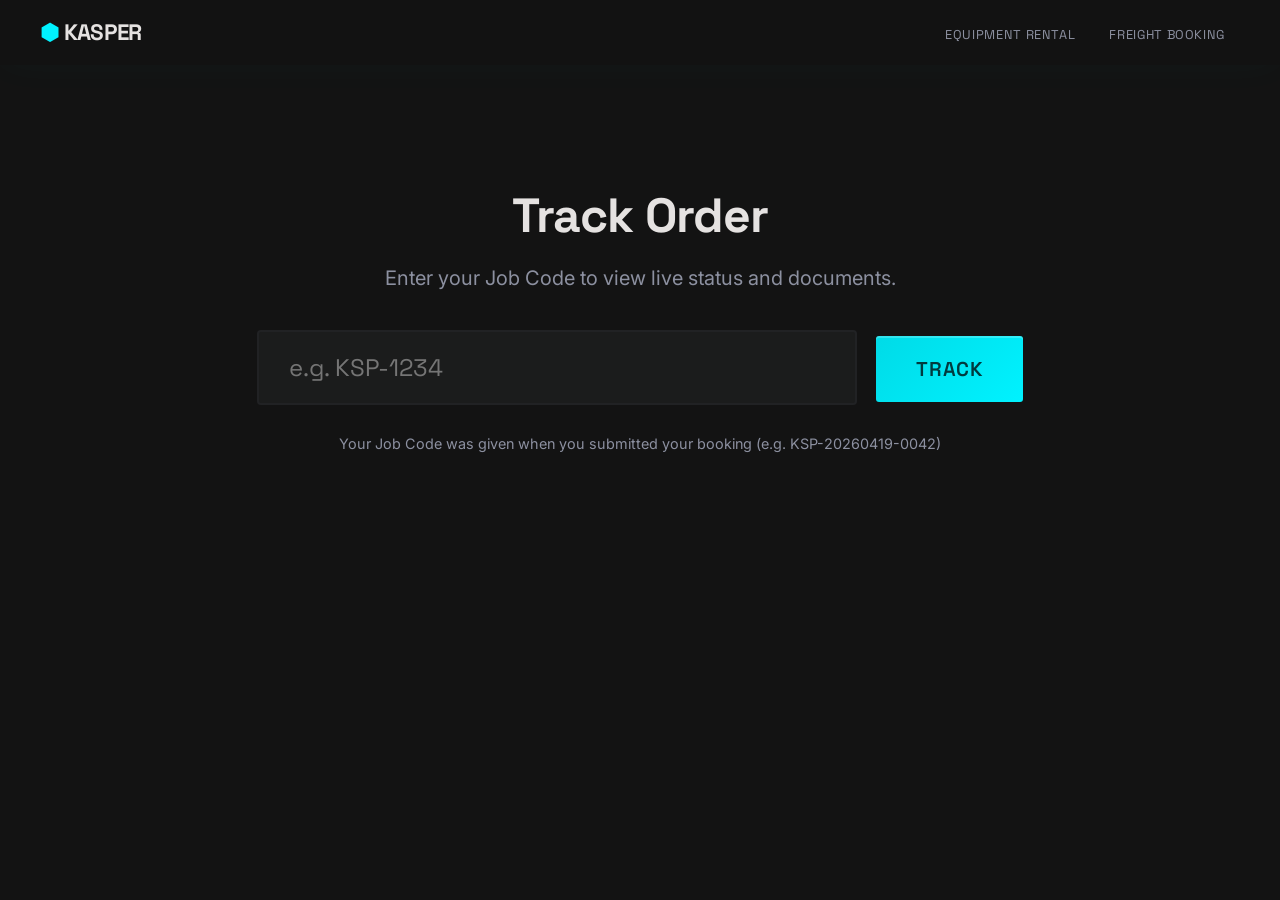
<file: track.html>
<!DOCTYPE html>
<html lang="en">
<head>
    <meta charset="UTF-8">
    <meta name="viewport" content="width=device-width, initial-scale=1.0">
    <title>Kasper | Order Tracking</title>
    <link href="https://fonts.googleapis.com/css2?family=Space+Grotesk:wght@300;400;500;600;700&family=Inter:wght@300;400;500;600;700&display=swap" rel="stylesheet">
    <link rel="stylesheet" href="css/style.css">
</head>
<body>
    <nav class="navbar" style="position:static;">
        <div class="logo">
            <a href="index.html" style="color:inherit; text-decoration:none;"><span class="icon">⬢</span> KASPER</a>
        </div>
        <div class="nav-links">
            <a href="index.html#equipment">Equipment Rental</a>
            <a href="index.html#freight">Freight Booking</a>
        </div>
    </nav>

    <div class="track-container">
        
        <!-- Search UI (Shown if NO job_id parameter) -->
        <div id="search-hero-UI" class="search-hero">
            <h1 style="font-size: 3rem; margin-bottom: 20px;">Track Order</h1>
            <p style="color: var(--text-muted); margin-bottom: 40px; font-size: 1.25rem;">Enter your Job Code to view live status and documents.</p>
            <form id="search-job-form">
                <input type="text" id="job-search-input" placeholder="e.g. KSP-1234" required />
                <button type="submit" class="btn btn-primary" style="padding: 20px 40px; font-size: 1.25rem;">Track</button>
            </form>
            <p style="margin-top: 30px; font-size: 0.9rem; color: var(--text-muted);">Your Job Code was given when you submitted your booking (e.g. KSP-20260419-0042)</p>
        </div>

    </div>
    
    <div id="toast-container"></div>
    <script src="js/kasper-db.js"></script>
    <script src="js/app.js"></script>
</body>
</html>
</file>
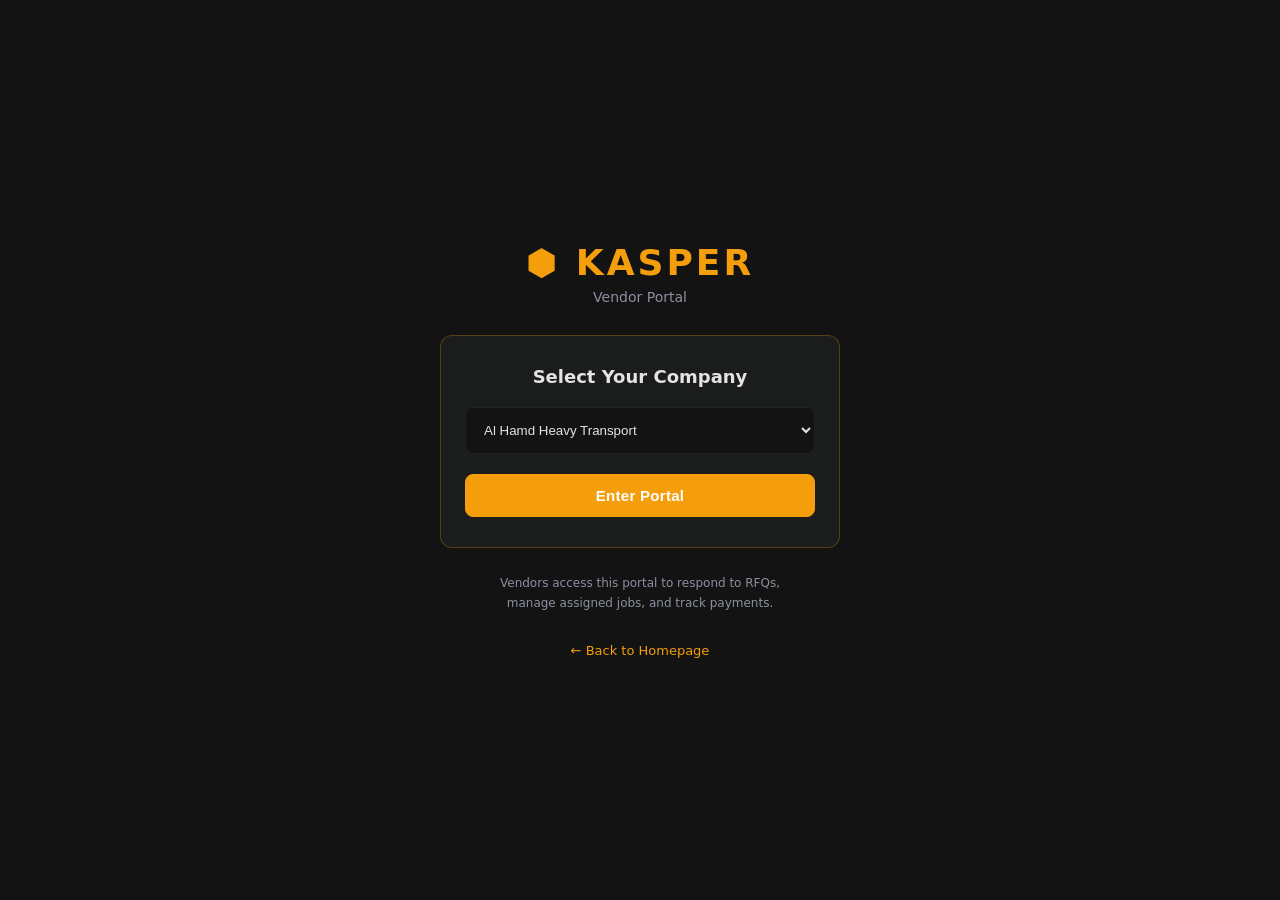
<file: vendor.html>
<!DOCTYPE html>
<html lang="en">
<head>
<meta charset="UTF-8">
<meta name="viewport" content="width=device-width, initial-scale=1.0, maximum-scale=1.0">
<meta name="theme-color" content="#F59E0B">
<meta name="apple-mobile-web-app-capable" content="yes">
<meta name="apple-mobile-web-app-status-bar-style" content="black-translucent">
<title>Kasper Vendor Portal</title>
</head>
<body>
<div id="app"></div>
<script>
// ════════════════════════════════════════════════════════════════
// KASPER VENDOR PORTAL — External vendor companies
// ════════════════════════════════════════════════════════════════

// ── CONFIG ────────────────────────────────────────────────────────
const SUPA_URL  = 'https://qxnggifmmozngzguteen.supabase.co';
const SUPA_KEY  = 'sb_publishable_gUOvqITZjbThOGB6_ZBadg_I7mNT6kM';
const SITE_URL  = window.location.origin;

// ── Supabase helpers ──────────────────────────────────────────────
const sb = {
  h: { 'apikey': SUPA_KEY, 'Authorization': `Bearer ${SUPA_KEY}`, 'Content-Type': 'application/json' },
  async get(q)    { const r = await fetch(`${SUPA_URL}/rest/v1/${q}`, { headers: this.h }); return r.json(); },
  async post(t,d) { const r = await fetch(`${SUPA_URL}/rest/v1/${t}`, { method:'POST', headers:{...this.h,'Prefer':'return=representation'}, body:JSON.stringify(d) }); return r.json(); },
  async patch(q,d){ return fetch(`${SUPA_URL}/rest/v1/${q}`, { method:'PATCH', headers:{...this.h,'Prefer':'return=minimal'}, body:JSON.stringify(d) }); },
};

// ── Design tokens (same dark palette as ops.html) ─────────────────
const C = {
  bg:'#131313', surf:'#1b1c1c', surf2:'#1f2020',
  teal:'#00F2FF', tealDim:'rgba(0,242,255,.12)',
  amber:'#FF6B00', amberDim:'rgba(255,107,0,.12)',
  gold:'#F59E0B', goldDim:'rgba(245,158,11,.12)',
  green:'#10B981', greenDim:'rgba(16,185,129,.12)',
  red:'#E24B4A', text:'#e5e2e1', muted:'#8c90a0', border:'rgba(66,71,84,0.3)',
};

const SL = {
  label:{sent:'Pending',quoted:'Quoted',accepted:'Accepted',rejected:'Rejected',
    vendor_po_sent:'PO Received',assigned:'Assigned',in_transit:'In Transit',
    delivered:'Delivered',epod_pending:'ePOD Pending',invoiced:'Invoiced',paid:'Paid'},
  color:{sent:C.amber,quoted:C.teal,accepted:C.green,rejected:C.red,
    vendor_po_sent:C.gold,assigned:C.amber,in_transit:C.teal,
    delivered:'#9F7AEA',epod_pending:C.amber,invoiced:'#afc6ff',paid:C.teal},
};

// ── App state ─────────────────────────────────────────────────────
let state = {
  view:'login', tab:'rfqs', sub:null, selId:null,
  vendorId:null, vendorName:'Vendor',
  rfqs:[], jobs:[], loading:false,
};

// ── DOM helpers ───────────────────────────────────────────────────
const el=(tag,attrs={})=>{
  const e=document.createElement(tag);
  for(const[k,v] of Object.entries(attrs)){
    if(k==='class')e.className=v;
    else if(k.startsWith('on'))e.addEventListener(k.slice(2).toLowerCase(),v);
    else if(k==='style'&&typeof v==='object')Object.assign(e.style,v);
    else e.setAttribute(k,v);
  }
  return e;
};
const txt=(tag,text,cls='')=>{ const e=el(tag,{class:cls}); e.textContent=text; return e; };

const badge=(s)=>{
  const col=SL.color[s]||C.muted;
  const e=el('span',{class:'tag',style:{background:col+'33',color:col,border:`1px solid ${col}55`}});
  e.textContent=SL.label[s]||s; return e;
};

const btn=(text,bg,onClick,disabled=false)=>{
  const b=el('button',{class:'btn',onclick:disabled?null:onClick});
  b.textContent=text; b.disabled=disabled;
  b.style.cssText=`background:${disabled?C.border:bg};color:#fff;border-color:${disabled?C.border:bg};opacity:${disabled?.6:1}`;
  return b;
};

const outlineBtn=(text,color,onClick)=>{
  const b=el('button',{class:'btn btn-out',onclick:onClick});
  b.textContent=text;
  b.style.cssText=`color:${color};border-color:${color};background:transparent`;
  return b;
};

const card=(style='')=>{const d=el('div',{class:'card'}); if(style)d.style.cssText+=style; return d;};

// ── Data loading ──────────────────────────────────────────────────
async function loadRFQs(){
  if(!state.vendorId) return;
  try{
    const rows=await sb.get(`vendor_rfqs?vendor_id=eq.${state.vendorId}&status=in.(sent,quoted,accepted,rejected)&order=created_at.desc`);
    // For each RFQ, we need the job details — fetch via job_id
    const rfqs=Array.isArray(rows)?rows:[];
    // Batch-load job details
    if(rfqs.length){
      const jobIds=rfqs.map(r=>r.job_id);
      const jobs=await sb.get(`jobs?id=in.(${jobIds.join(',')})&order=created_at.desc`);
      const jobMap=new Map((Array.isArray(jobs)?jobs:[]).map(j=>[j.id,j]));
      rfqs.forEach(r=>r._job=jobMap.get(r.job_id)||{});
    }
    state.rfqs=rfqs;
  }catch(e){console.error('loadRFQs',e); state.rfqs=[];}
}

async function loadActiveJobs(){
  if(!state.vendorId) return;
  try{
    const rows=await sb.get(`jobs?vendor_id_assigned=eq.${state.vendorId}&status=in.(vendor_po_sent,assigned,in_transit,delivered,epod_pending)&order=created_at.desc`);
    state.jobs=Array.isArray(rows)?rows:[];
  }catch(e){console.error('loadJobs',e); state.jobs=[];}
}

async function loadCompletedJobs(){
  if(!state.vendorId) return;
  try{
    const rows=await sb.get(`jobs?vendor_id_assigned=eq.${state.vendorId}&status=in.(epod_pending,epod_submitted,epod_done,invoiced,paid)&order=created_at.desc`);
    state.jobs=Array.isArray(rows)?rows:[];
  }catch(e){console.error('loadJobs',e); state.jobs=[];}
}

async function loadFleetHistory(){
  if(!state.vendorId) return;
  try{
    const rows=await sb.get(`jobs?vendor_id_assigned=eq.${state.vendorId}&driver_name=not.is.null&order=created_at.desc`);
    state.fleetJobs=Array.isArray(rows)?rows:[];
  }catch(e){console.error('loadFleet',e); state.fleetJobs=[];}
}

async function loadTab(){
  state.loading=true; render();
  // Always fetch PO count for badge (runs in background)
  if(state.vendorId){
    try {
      const r = await sb.get(`jobs?vendor_id_assigned=eq.${state.vendorId}&status=eq.vendor_po_sent&select=id`);
      state.newPOCount = Array.isArray(r) ? r.length : 0;
    } catch(e) {}
  }
  if(state.tab==='rfqs') await loadRFQs();
  else if(state.tab==='jobs') await loadActiveJobs();
  else if(state.tab==='payments') await loadCompletedJobs();
  else if(state.tab==='fleet') await loadFleetHistory();
  state.loading=false; render();
}

async function addManualDriver(name, phone, plate){
  if(!state.vendorId) return;
  const btn = document.getElementById('add-driver-btn');
  if(btn) { btn.disabled = true; btn.textContent = 'Saving...'; }
  await sb.post('jobs', {
    job_code: 'FLT-' + Math.random().toString(36).substring(2,9).toUpperCase(),
    vendor_id_assigned: state.vendorId,
    driver_name: name,
    driver_phone: phone,
    vehicle_plate: plate,
    status: 'fleet_seed',
    service_type: 'logistics'
  });
  await loadFleetHistory();
  render();
}

// ── CSS injection ─────────────────────────────────────────────────
const css=`*{box-sizing:border-box;margin:0;padding:0;-webkit-tap-highlight-color:transparent}
body{background:${C.bg};font-family:'Inter',system-ui,-apple-system,sans-serif;color:${C.text}}
#app{min-height:100vh;display:flex;flex-direction:column}
.topbar{background:${C.surf};padding:14px 16px;display:flex;align-items:center;gap:10px;border-bottom:1px solid ${C.border};position:sticky;top:0;z-index:20}
.back-btn{background:none;border:none;color:${C.gold};cursor:pointer;font-size:28px;line-height:1;padding:0}
.topbar-title{flex:1;font-weight:700;font-size:16px;color:${C.text}}
.bottom-nav{background:${C.surf};border-top:1px solid ${C.border};display:flex;padding:6px 0;position:sticky;bottom:0}
.nav-btn{flex:1;background:none;border:none;cursor:pointer;padding:4px 2px;display:flex;flex-direction:column;align-items:center;gap:2px}
.nav-icon{font-size:20px}.nav-label{font-size:10px;font-weight:600}
.scroll-area{flex:1;overflow-y:auto}
.pad{padding:16px}
.card{background:${C.surf};border:1px solid ${C.border};border-radius:12px;padding:14px;margin-bottom:10px}
.tag{display:inline-block;font-size:11px;font-weight:600;padding:3px 10px;border-radius:20px;white-space:nowrap}
.grid2{display:grid;grid-template-columns:1fr 1fr;gap:10px;margin-bottom:10px}
.lbl{font-size:11px;color:${C.muted};font-weight:700;text-transform:uppercase;letter-spacing:.5px;margin-bottom:4px}
.btn{width:100%;padding:12px 20px;border-radius:8px;font-size:15px;font-weight:600;cursor:pointer;letter-spacing:.3px;border:1.5px solid;color:#fff}
.btn-out{background:transparent!important;border-width:1.5px}
.btn-sm{padding:8px 16px;font-size:13px}
.mono{font-family:monospace}
input,textarea{width:100%;background:${C.bg};border:1px solid ${C.border};border-radius:8px;padding:10px 12px;color:${C.text};font-size:15px;font-family:inherit}
textarea{resize:none;height:76px}
.sep{height:1px;background:${C.border};margin:10px 0}
.modal-overlay{position:fixed;inset:0;background:rgba(0,0,0,.7);z-index:100;display:flex;align-items:flex-end;padding:0}
.modal{background:${C.surf};border-radius:16px 16px 0 0;padding:24px 16px 32px;width:100%;max-height:85vh;overflow-y:auto}
.loading-pulse{opacity:.5;animation:pulse 1s infinite alternate}
@keyframes pulse{to{opacity:.2}}`;
const sEl=document.createElement('style');sEl.textContent=css;document.head.appendChild(sEl);

// ── TOP BAR ───────────────────────────────────────────────────────
function renderTopBar(title,onBack){
  const bar=el('div',{class:'topbar'});
  if(onBack){const b=el('button',{class:'back-btn',onclick:onBack});b.textContent='‹';bar.append(b);}
  
  const tc=el('div',{style:{flex:'1',display:'flex',alignItems:'center',gap:'8px'}});
  if(!onBack){
    const lg=txt('span',`⬢ ${state.vendorName.toUpperCase()}`);
    lg.style.cssText=`font-weight:800;color:${C.gold};letter-spacing:1px;font-size:16px`;
    tc.append(lg);
  }
  const t=txt('span', onBack ? title : `—  ${title}`);
  t.style.cssText=`font-size:${onBack?'16px':'13px'};color:${onBack?C.text:C.muted};font-weight:${onBack?'700':'500'};`;
  tc.append(t);
  bar.append(tc);

  // Refresh + logout
  const wrap=el('div',{style:{display:'flex',alignItems:'center',gap:'6px'}});
  if(!onBack){
    const rb=el('button',{style:{background:'none',border:'none',color:C.gold,cursor:'pointer',fontSize:'16px'},onclick:()=>loadTab()});
    rb.textContent='↻';
    wrap.append(rb);
  }
  const x=el('button',{style:{background:'none',border:'none',color:C.red,cursor:'pointer',fontSize:'14px'},onclick:()=>{window.location.href='login.html';}});
  x.textContent='⏏️';
  wrap.append(x);
  bar.append(wrap);
  return bar;
}

// ── BOTTOM NAV ────────────────────────────────────────────────────
function renderBottomNav(){
  const tabs=[
    {key:'rfqs',label:'RFQs',icon:'📡'},
    {key:'jobs',label:'Active Jobs',icon:'🚛'},
    {key:'fleet',label:'Drivers',icon:'🛻'},
    {key:'payments',label:'Payments',icon:'💰'}
  ];
  const nav=el('div',{class:'bottom-nav'});
  tabs.forEach(t=>{
    const b=el('button',{class:'nav-btn',onclick:()=>{state.tab=t.key;state.sub=null;loadTab();}});
    b.style.position='relative';
    const i=txt('span',t.icon,'nav-icon');
    const l=txt('span',t.label,'nav-label');
    l.style.color=state.tab===t.key?C.gold:C.muted;
    b.append(i,l);
    // Red dot badge for new POs on Active Jobs tab
    if(t.key==='jobs' && state.newPOCount > 0){
      const dot=el('span');
      dot.style.cssText=`position:absolute;top:2px;right:calc(50% - 18px);width:8px;height:8px;background:${C.red};border-radius:50%;box-shadow:0 0 6px ${C.red}`;
      b.append(dot);
    }
    nav.append(b);
  });
  return nav;
}

// ════════════════════════════════════════════════════════════════
// LOGIN
// ════════════════════════════════════════════════════════════════

// Hardcoded vendor list as fallback (always works even if API fails)
const VENDOR_LIST = [
  { id:'22222222-2222-2222-2222-222222222222', name:'Al Hamd Heavy Transport' },
  { id:'33333333-3333-3333-3333-333333333333', name:'Gulf Express Transport' },
  { id:'44444444-4444-4444-4444-444444444444', name:'RAK Heavy Movers' },
  { id:'55555555-5555-5555-5555-555555555555', name:'Sharjah Crane Services' },
];

function renderLogin(){
  const d=el('div',{style:{background:C.bg,padding:'40px 24px',minHeight:'100vh',display:'flex',flexDirection:'column',alignItems:'center',justifyContent:'center'}});
  
  const logo=txt('div','⬢ KASPER');logo.style.cssText=`font-size:36px;font-weight:800;color:${C.gold};letter-spacing:3px;text-align:center;margin-bottom:6px`;
  const sub=txt('div','Vendor Portal');sub.style.cssText=`font-size:14px;color:${C.muted};text-align:center;margin-bottom:30px`;
  d.append(logo, sub);

  const loginCard=el('div',{class:'card',style:{padding:'30px 24px',maxWidth:'400px',width:'100%',borderColor:C.gold+'44'}});
  const title=txt('h2','Select Your Company');title.style.cssText=`font-size:18px;margin-bottom:20px;text-align:center;color:${C.text}`;
  loginCard.append(title);

  // Build vendor select with proper DOM manipulation
  const vendorSelect=el('select',{style:{width:'100%',padding:'14px',background:C.bg,border:`1px solid ${C.border}`,color:C.text,borderRadius:'8px',marginBottom:'20px'}});
  
  function populateSelect(vendors){
    vendorSelect.innerHTML='';
    vendors.forEach(v=>{
      const opt=document.createElement('option');
      opt.value=v.id;
      opt.textContent=v.name;
      vendorSelect.appendChild(opt);
    });
  }
  
  // Start with hardcoded list immediately (zero delay)
  populateSelect(VENDOR_LIST);
  
  // Try to fetch live vendors from API (silently update if successful)
  sb.get('vendors?order=company_name').then(vendors=>{
    if(Array.isArray(vendors) && vendors.length){
      const live=vendors
        .filter(v=>v.id!=='11111111-1111-1111-1111-111111111111')
        .map(v=>({id:v.id, name:v.company_name}));
      if(live.length) populateSelect(live);
    }
  }).catch(e=>console.warn('Vendor fetch failed, using hardcoded list',e));

  const loginBtn=btn('Enter Portal',C.gold,()=>{
    if(!vendorSelect.value) return;
    state.vendorId=vendorSelect.value;
    state.vendorName=vendorSelect.options[vendorSelect.selectedIndex]?.textContent||'Vendor';
    state.view='portal';
    state.tab='rfqs';
    loadTab();
  });
  
  loginCard.append(vendorSelect, loginBtn);
  
  const hint=txt('div','Vendors access this portal to respond to RFQs, manage assigned jobs, and track payments.');
  hint.style.cssText=`font-size:12px;color:${C.muted};text-align:center;margin-top:16px;max-width:300px;line-height:1.6`;
  
  const homeLink=el('a',{href:'index.html',style:{display:'block',textAlign:'center',color:C.gold,fontSize:'13px',marginTop:'30px',textDecoration:'none'}});
  homeLink.textContent='← Back to Homepage';
  
  d.append(loginCard, hint, homeLink);
  return d;
}

// ════════════════════════════════════════════════════════════════
// TAB 1: RFQs — Incoming requests from Kasper
// ════════════════════════════════════════════════════════════════
function renderRFQs(){
  const{rfqs,loading}=state;
  const d=el('div',{class:'pad'});
  
  if(loading){
    const l=txt('div','Loading RFQs…','loading-pulse');
    l.style.cssText=`color:${C.muted};text-align:center;padding:40px`;
    d.append(l); return d;
  }

  // Header
  const hdr=el('div',{style:{display:'flex',justifyContent:'space-between',alignItems:'center',marginBottom:'16px'}});
  hdr.append(txt('div',`${rfqs.length} Open RFQ${rfqs.length!==1?'s':''}`));
  hdr.children[0].style.cssText=`font-size:15px;font-weight:700;color:${C.text}`;
  d.append(hdr);

  if(!rfqs.length){
    const nj=el('div',{class:'card',style:{textAlign:'center',padding:'40px 20px'}});
    nj.append(txt('div','📡'),txt('div','No pending RFQs'),txt('div','When Kasper sends you a request for quote, it will appear here.'));
    nj.children[0].style.cssText='font-size:40px;margin-bottom:12px';
    nj.children[1].style.cssText=`font-size:16px;font-weight:700;color:${C.text};margin-bottom:8px`;
    nj.children[2].style.cssText=`font-size:13px;color:${C.muted};line-height:1.6`;
    d.append(nj); return d;
  }

  rfqs.forEach(rfq=>{
    const j=rfq._job||{};
    const jc=el('div',{class:'card',style:{borderColor:C.gold+'44'}});
    
    // Header row
    const top=el('div',{style:{display:'flex',justifyContent:'space-between',alignItems:'center',marginBottom:'10px'}});
    const code=txt('span',j.job_code||'—','mono');code.style.cssText=`font-size:13px;font-weight:600;color:${C.text}`;
    top.append(code,badge(rfq.status));
    jc.append(top);

    // Route
    const rt=j.service_type==='logistics'
      ?`${j.origin||'—'} → ${j.destination||'—'}`
      :j.equipment_type||'—';
    const route=txt('div',rt);route.style.cssText=`font-size:14px;color:${C.text};margin-bottom:6px`;
    jc.append(route);

    // Details row
    const details=el('div',{style:{display:'flex',gap:'16px',marginBottom:'12px'}});
    [{l:'Cargo',v:j.cargo_type||j.equipment_type||'—'},{l:'Date',v:j.pickup_date||j.start_date||'—'}].forEach(item=>{
      const dd=el('div');
      dd.append(txt('div',item.l,'lbl'),txt('div',item.v));
      dd.children[1].style.cssText=`font-size:13px;color:${C.text}`;
      details.append(dd);
    });
    jc.append(details);

    if (rfq.status === 'sent') {
      // Quote form (inline)
      const quoteForm=el('div',{style:{borderTop:`1px solid ${C.border}`,paddingTop:'12px'}});
      const priceInput=el('input',{type:'number',placeholder:'Your price (AED)',style:{marginBottom:'8px'}});
      const notesInput=el('input',{type:'text',placeholder:'Notes (optional)',style:{marginBottom:'10px'}});
      
      const submitBtn=btn('💰 Submit Quote',C.gold,async()=>{
        const price=parseFloat(priceInput.value);
        if(!price||price<=0){priceInput.style.borderColor=C.red;return;}
        submitBtn.disabled=true;submitBtn.textContent='Submitting…';
        await sb.patch(`vendor_rfqs?id=eq.${rfq.id}`,{
          status:'quoted',
          vendor_price:price,
          vendor_notes:notesInput.value||null,
          quoted_at:new Date().toISOString()
        });
        // Reload
        await loadRFQs();
        render();
      });
      
      quoteForm.append(priceInput,notesInput,submitBtn);
      jc.append(quoteForm);
    } else {
      // Show submitted quote
      const stat=el('div',{style:{borderTop:`1px solid ${C.border}`,paddingTop:'12px',marginTop:'4px'}});
      const sT=txt('div','YOUR SUBMITTED QUOTE','lbl');
      const sV=txt('div',`AED ${Number(rfq.vendor_price).toLocaleString()}`);
      sV.style.cssText=`font-size:15px;font-weight:700;color:${rfq.status==='accepted'?C.green:rfq.status==='rejected'?C.muted:C.gold}`;
      stat.append(sT,sV);
      if(rfq.status==='rejected') sV.style.textDecoration='line-through';
      if(rfq.status==='accepted') {
        const accMsg=txt('div','🎉 Kasper has accepted your quote! Check Active Jobs to assign a driver.');
        accMsg.style.cssText=`font-size:12px;color:${C.green};margin-top:6px`;
        stat.append(accMsg);
      } else if (rfq.status==='rejected') {
        const rejMsg=txt('div','Unfortunately, Kasper has proceeded with another vendor.');
        rejMsg.style.cssText=`font-size:12px;color:${C.muted};margin-top:6px`;
        stat.append(rejMsg);
      } else {
        const pendMsg=txt('div','⏳ Pending Kasper confirmation.');
        pendMsg.style.cssText=`font-size:12px;color:${C.muted};margin-top:6px`;
        stat.append(pendMsg);
      }
      jc.append(stat);
    }
    
    d.append(jc);
  });

  return d;
}

// ════════════════════════════════════════════════════════════════
// TAB 2: Active Jobs — Jobs assigned to this vendor
// ════════════════════════════════════════════════════════════════
function renderActiveJobs(){
  const{jobs,loading}=state;
  const d=el('div',{class:'pad'});
  
  if(loading){
    const l=txt('div','Loading jobs…','loading-pulse');
    l.style.cssText=`color:${C.muted};text-align:center;padding:40px`;
    d.append(l); return d;
  }

  const hdr=txt('div',`${jobs.length} Active Job${jobs.length!==1?'s':''}`);
  hdr.style.cssText=`font-size:15px;font-weight:700;color:${C.text};margin-bottom:16px`;
  d.append(hdr);

  // PO Alert Banner
  const newPOs = jobs.filter(j=>j.status==='vendor_po_sent');
  if(newPOs.length > 0){
    const banner=el('div',{class:'card',style:{borderColor:C.gold,background:C.gold+'11',marginBottom:'12px'}});
    const bText=txt('div',`🔔 You have ${newPOs.length} new PO${newPOs.length>1?'s':''} to confirm — assign a driver to get started`);
    bText.style.cssText=`font-size:13px;font-weight:600;color:${C.gold};text-align:center`;
    banner.append(bText);
    d.append(banner);
  }

  if(!jobs.length){
    const nj=el('div',{class:'card',style:{textAlign:'center',padding:'40px 20px'}});
    nj.append(txt('div','🚛'),txt('div','No active jobs'),txt('div','Jobs assigned to you will appear here after your quote is accepted.'));
    nj.children[0].style.cssText='font-size:40px;margin-bottom:12px';
    nj.children[1].style.cssText=`font-size:16px;font-weight:700;color:${C.text};margin-bottom:8px`;
    nj.children[2].style.cssText=`font-size:13px;color:${C.muted};line-height:1.6`;
    d.append(nj); return d;
  }

  jobs.forEach(j=>{
    const jc=el('div',{class:'card',style:{cursor:j.status==='vendor_po_sent'?'pointer':'default'}});
    
    // Header
    const top=el('div',{style:{display:'flex',justifyContent:'space-between',alignItems:'center',marginBottom:'8px'}});
    const code=txt('span',j.job_code||'—','mono');code.style.cssText=`font-size:13px;font-weight:600;color:${C.text}`;
    top.append(code,badge(j.status));
    jc.append(top);

    // Route
    const rt=j.service_type==='logistics'
      ?`${j.origin||'—'} → ${j.destination||'—'}`
      :j.equipment_type||'—';
    const route=txt('div',rt);route.style.cssText=`font-size:14px;color:${C.text};margin-bottom:4px`;
    jc.append(route);

    // Price (vendor_price only — NEVER show quoted_price)
    if(j.vendor_price){
      const pr=txt('div',`Your Rate: AED ${Number(j.vendor_price).toLocaleString()}`);
      pr.style.cssText=`font-size:14px;font-weight:700;color:${C.gold};margin-bottom:8px`;
      jc.append(pr);
    }

    // Date
    const date=txt('div',`📅 ${j.pickup_date||j.start_date||'—'}`);
    date.style.cssText=`font-size:12px;color:${C.muted};margin-bottom:8px`;
    jc.append(date);

    // Driver info if assigned
    if(j.driver_name){
      const drv=el('div',{style:{borderTop:`1px solid ${C.border}`,paddingTop:'8px',marginTop:'4px'}});
      drv.append(txt('div','DRIVER','lbl'),txt('div',`${j.driver_name}  •  ${j.vehicle_plate||'—'}  •  ${j.driver_phone||'—'}`));
      drv.children[1].style.cssText=`font-size:12px;color:${C.muted}`;
      jc.append(drv);
    }

    // ── VENDOR_PO_SENT: Assign driver ──────────────────────────
    if(j.status==='vendor_po_sent'){
      const assignDiv=el('div',{style:{borderTop:`1px solid ${C.border}`,paddingTop:'12px',marginTop:'8px'}});
      assignDiv.append(txt('div','READY FOR ASSIGNMENT','lbl'));
      
      const assignBtn=btn('🛻 Assign Driver & Confirm',C.green,()=>openVendorAssignModal(j));
      assignBtn.style.marginTop='8px';
      
      assignDiv.append(assignBtn);
      jc.append(assignDiv);
    }

    d.append(jc);
  });

  return d;
}

// ════════════════════════════════════════════════════════════════
// TAB 3: Payments — Completed jobs + settlement
// ════════════════════════════════════════════════════════════════
function renderPayments(){
  const{jobs,loading}=state;
  const d=el('div',{class:'pad'});
  
  if(loading){
    const l=txt('div','Loading payments…','loading-pulse');
    l.style.cssText=`color:${C.muted};text-align:center;padding:40px`;
    d.append(l); return d;
  }

  // Summary card
  const safeJobs = jobs || [];
  const totalOwed=safeJobs.reduce((sum,j)=>sum+Number(j.vendor_price||0),0);
  const paidJobs=safeJobs.filter(j=>j.payment_status==='paid'||j.status==='paid');
  const totalPaid=paidJobs.reduce((sum,j)=>sum+Number(j.vendor_price||0),0);
  const pending=totalOwed-totalPaid;

  const summary=el('div',{class:'card',style:{borderColor:C.gold+'44'}});
  summary.append(txt('div','SETTLEMENT SUMMARY','lbl'));
  const sg=el('div',{style:{display:'grid',gridTemplateColumns:'1fr 1fr 1fr',gap:'8px',marginTop:'10px'}});
  [{l:'Total Earned',v:`AED ${totalOwed.toLocaleString()}`,c:C.gold},
   {l:'Paid',v:`AED ${totalPaid.toLocaleString()}`,c:C.green},
   {l:'Pending',v:`AED ${pending.toLocaleString()}`,c:C.amber}].forEach(m=>{
    const mc=el('div');
    mc.append(txt('div',m.l,'lbl'));
    const mv=txt('div',m.v);mv.style.cssText=`font-size:14px;font-weight:700;color:${m.c};margin-top:4px`;
    mc.append(mv);sg.append(mc);
  });
  summary.append(sg);d.append(summary);

  // Job list
  const hdr=txt('div',`${jobs.length} Completed Job${jobs.length!==1?'s':''}`);
  hdr.style.cssText=`font-size:15px;font-weight:700;color:${C.text};margin:16px 0 12px`;
  d.append(hdr);

  if(!jobs.length){
    const nj=el('div',{class:'card',style:{textAlign:'center',padding:'30px'}});
    nj.append(txt('div','No completed jobs yet.'));
    nj.children[0].style.cssText=`font-size:14px;color:${C.muted}`;
    d.append(nj); return d;
  }

  jobs.forEach(j=>{
    const jc=el('div',{class:'card'});
    const top=el('div',{style:{display:'flex',justifyContent:'space-between',alignItems:'center',marginBottom:'6px'}});
    top.append(txt('span',j.job_code,'mono'),badge(j.status));
    jc.append(top);

    const rt=j.service_type==='logistics'
      ?`${j.origin||'—'} → ${j.destination||'—'}`
      :j.equipment_type||'—';
    jc.append(txt('div',rt));
    jc.children[1].style.cssText=`font-size:13px;color:${C.muted};margin-bottom:6px`;

    // Show vendor_price ONLY — NEVER quoted_price
    if(j.vendor_price){
      const pr=txt('div',`AED ${Number(j.vendor_price).toLocaleString()}`);
      pr.style.cssText=`font-size:16px;font-weight:700;color:${C.gold}`;
      jc.append(pr);
    }

    const isPaid=j.payment_status==='paid'||j.status==='paid';
    const isAwaiting = j.status === 'epod_pending' || j.status === 'epod_submitted';
    const payTag=txt('div',isPaid?'✓ Settled':(isAwaiting?'⏳ Awaiting Invoice':'⏳ Pending Settlement'));
    payTag.style.cssText=`font-size:12px;color:${isPaid?C.green:C.amber};margin-top:6px`;
    jc.append(payTag);

    d.append(jc);
  });

  return d;
}

// ════════════════════════════════════════════════════════════════
// NEW TAB: Drivers (Fleet) & Assignment Modal
// ════════════════════════════════════════════════════════════════
async function openVendorAssignModal(job) {
  const overlay=el('div',{class:'modal-overlay'});
  const modal=el('div',{class:'modal',style:{padding:'16px'}});
  
  modal.append(txt('div','Assign Driver'));
  modal.children[0].style.cssText=`font-size:18px;font-weight:700;color:${C.text};margin-bottom:8px`;

  const lMsg = txt('div', 'Loading your fleet...', 'loading-pulse');
  lMsg.style.cssText = `font-size:12px;color:${C.muted};margin-bottom:16px`;
  modal.append(lMsg);
  overlay.append(modal); document.getElementById('app').append(overlay);

  // Fetch unique drivers
  const rows = await sb.get(`jobs?vendor_id_assigned=eq.${state.vendorId}&driver_name=not.is.null`);
  const fleetMap = new Map();
  (Array.isArray(rows)?rows:[]).forEach(j=>{
     if(!fleetMap.has(j.driver_name)) fleetMap.set(j.driver_name, {name:j.driver_name, phone:j.driver_phone, plate:j.vehicle_plate});
  });
  const fleet = Array.from(fleetMap.values());
  lMsg.remove();

  // 7-day calendar header
  const calHeader = el('div', {style:{display:'flex', width:'100%', marginBottom:'8px'}});
  const vcol = el('div', {style:{width:'110px', flexShrink:0}}); calHeader.append(vcol);
  const now = new Date();
  for(let i=0; i<7; i++){
    const d=new Date(now); d.setDate(now.getDate()+i);
    const day = txt('div', d.toLocaleDateString('en-US',{weekday:'short'}));
    const dt = txt('div', d.getDate());
    const cell = el('div', {style:{flex:1, textAlign:'center', fontSize:'10px', color:C.muted}});
    cell.append(day, dt); calHeader.append(cell);
  }
  modal.append(calHeader);

  // Vehicle Rows
  const vrw = el('div', {style:{display:'flex', flexDirection:'column', gap:'8px', marginBottom:'20px', maxHeight:'200px', overflowY:'auto'}});
  let selectedVehicle = null;
  const updateSelection = () => {
    Array.from(vrw.children).forEach(r => {
      if(!r.dataset.vid) return; // Skip "No drivers" row
      const isSel = selectedVehicle && r.dataset.vid === selectedVehicle.name;
      r.style.borderColor = isSel ? C.green : C.border;
      r.style.background = isSel ? 'rgba(16, 185, 129, 0.1)' : C.surf;
    });
  };

  const strHash = str => { let h=0; for(let i=0;i<str.length;i++) h=(h<<5)-h+str.charCodeAt(i); return Math.abs(h); };

  fleet.forEach(v => {
    const row = el('div', {class:'card', style:{display:'flex', alignItems:'center', padding:'8px 4px', cursor:'pointer', margin:0, borderWidth:'2px'}});
    row.dataset.vid = v.name;
    row.onclick = () => { selectedVehicle = v; updateSelection(); };

    const info = el('div', {style:{width:'110px', flexShrink:0, padding:'0 4px'}});
    const name = txt('div', v.name); name.style.cssText = `font-size:12px;font-weight:700;color:${C.text};white-space:nowrap;overflow:hidden;text-overflow:ellipsis`;
    const typ = txt('div', v.plate||'Unknown Plate'); typ.style.cssText = `font-size:10px;color:${C.muted};white-space:nowrap;overflow:hidden;text-overflow:ellipsis`;
    info.append(name, typ); row.append(info);

    for(let i=0; i<7; i++){
      const isAvail = (strHash(v.name) * i + new Date().getDate()) % 5 !== 0; 
      const cell = el('div', {style:{flex:1, padding:'2px'}});
      const box = el('div', {style:{width:'100%', height:'20px', borderRadius:'4px', background:isAvail?'rgba(16, 185, 129, 0.15)':C.red}});
      if(isAvail) box.style.border=`1px solid ${C.green}55`; else box.style.opacity='0.4';
      cell.append(box); row.append(cell);
    }
    vrw.append(row);
  });
  
  if(!fleet.length){
    const nof = txt('div', 'No saved drivers yet. Please go to the Drivers tab (🛻) to add your drivers first.');
    nof.style.cssText=`padding:12px;text-align:center;color:${C.amber};font-size:12px;border:1px dashed ${C.amber};border-radius:8px;background:${C.amber}11`;
    vrw.append(nof);
  }
  modal.append(vrw);

  const assignBtn=btn('✓ Assign Driver & Confirm',C.green,async()=>{
    if(!selectedVehicle){
      alert("Please select a driver from the list.");
      return;
    }
    assignBtn.disabled=true;assignBtn.textContent='Assigning…';
    await sb.patch(`jobs?job_code=eq.${encodeURIComponent(job.job_code)}`,{
      driver_name:selectedVehicle.name, 
      driver_phone:selectedVehicle.phone, 
      vehicle_plate:selectedVehicle.plate||null, 
      status:'assigned'
    });
    overlay.remove(); await loadActiveJobs(); render();
  });
  
  if(!fleet.length) assignBtn.disabled = true;
  
  const cancelBtn=outlineBtn('Cancel',C.muted,()=>overlay.remove());
  const btnRow=el('div',{style:{display:'flex',gap:'10px'}});
  btnRow.append(cancelBtn,assignBtn);assignBtn.style.flex='1';cancelBtn.style.flex='1';
  modal.append(btnRow);
}

function renderVendorFleet(){
  const jobs=state.fleetJobs||[];
  const d=el('div',{class:'pad'});

  const topRow=el('div',{style:{display:'flex',justifyContent:'space-between',alignItems:'center',marginBottom:'16px'}});
  const hdr=txt('div',`Your Saved Fleet`);
  hdr.style.cssText=`font-size:15px;font-weight:700;color:${C.text}`;
  
  const addBtn=btn('+ Add Driver', C.gold, ()=>{
    const n = prompt("Enter driver's full name:");
    if(!n) return;
    const p = prompt("Enter driver's phone (e.g. 05X XXX XXXX):") || "";
    const pl = prompt("Enter vehicle plate number:") || "";
    addManualDriver(n.trim(), p.trim(), pl.trim());
  });
  addBtn.id = 'add-driver-btn';
  addBtn.style.cssText += 'padding:6px 12px;font-size:12px';
  topRow.append(hdr, addBtn);
  d.append(topRow);

  const seen=new Set();
  const drivers=[];

  jobs.filter(j=>j.driver_name).forEach(j=>{
    if(!seen.has(j.driver_name)){
      seen.add(j.driver_name);
      drivers.push({name:j.driver_name, plate:j.vehicle_plate, phone:j.driver_phone, totalJobs:0, isActive:false});
    }
    const drv=drivers.find(x=>x.name===j.driver_name);
    if(drv) {
      drv.totalJobs++;
      if(['assigned','in_transit'].includes(j.status)) drv.isActive=true;
    }
  });

  if(!drivers.length){
    const nj=el('div',{class:'card',style:{textAlign:'center',padding:'40px 20px'}});
    nj.append(txt('div','🛻'),txt('div','No saved drivers'),txt('div','Drivers you assign to jobs will automatically appear here.'));
    nj.children[0].style.cssText='font-size:40px;margin-bottom:12px';
    nj.children[1].style.cssText=`font-size:16px;font-weight:700;color:${C.text};margin-bottom:8px`;
    nj.children[2].style.cssText=`font-size:13px;color:${C.muted};line-height:1.6`;
    d.append(nj); return d;
  }

  drivers.forEach(drv=>{
    const dc=el('div',{class:'card',style:{marginBottom:'10px'}});
    const dt=el('div',{style:{display:'flex',justifyContent:'space-between',alignItems:'flex-start',marginBottom:'6px'}});
    const dm=el('div');dm.append(txt('div',drv.name),txt('div',drv.plate||'Unknown Plate'),txt('div',drv.phone||'N/A'));
    dm.children[0].style.cssText=`font-size:14px;font-weight:700;color:${C.text}`;
    dm.children[1].style.cssText=`font-size:12px;color:${C.muted};margin-top:2px`;
    dm.children[2].style.cssText=`font-size:12px;color:${C.muted};margin-top:2px`;
    
    const ds=txt('span',drv.isActive?'● Active Job':'○ Available','tag');
    ds.style.cssText=`background:${drv.isActive?C.tealDim:`${C.border}44`};color:${drv.isActive?C.teal:C.muted};border:1px solid ${drv.isActive?C.teal:C.border};white-space:nowrap;`;
    dt.append(dm,ds);dc.append(dt);
    
    const statsRow=el('div',{style:{borderTop:`1px solid ${C.border}`,paddingTop:'8px',marginTop:'8px',display:'flex',gap:'16px'}});
    const stat1=el('div');stat1.append(txt('div','Jobs Completed','lbl'),txt('div',drv.totalJobs));
    stat1.children[1].style.fontWeight='600';
    statsRow.append(stat1);
    dc.append(statsRow);
    d.append(dc);
  });
  return d;
}

// ════════════════════════════════════════════════════════════════
// MAIN RENDER
// ════════════════════════════════════════════════════════════════
function render(){
  const app=document.getElementById('app');
  app.innerHTML='';
  app.style.cssText='min-height:100vh;display:flex;flex-direction:column;background:'+C.bg;

  const{view,tab,sub}=state;
  if(view==='login'){app.append(renderLogin());return;}

  const getTitle=()=>{
    if(tab==='rfqs') return 'Incoming RFQs';
    if(tab==='jobs') return 'Active Jobs';
    if(tab==='fleet') return 'My Drivers';
    return 'Payments';
  };

  app.append(renderTopBar(getTitle(),null));

  const scroll=el('div',{class:'scroll-area',style:{flex:'1',overflowY:'auto',paddingBottom:'16px'}});

  if(tab==='rfqs') scroll.append(renderRFQs());
  else if(tab==='jobs') scroll.append(renderActiveJobs());
  else if(tab==='fleet') scroll.append(renderVendorFleet());
  else scroll.append(renderPayments());

  app.append(scroll);
  app.append(renderBottomNav());

}

// ── Boot ─────────────────────────────────────────────────────────
render();
// Auto-refresh every 10s when in portal
setInterval(()=>{ if(state.view==='portal') loadTab(); }, 10000);
</script>
</body>
</html>
</file>
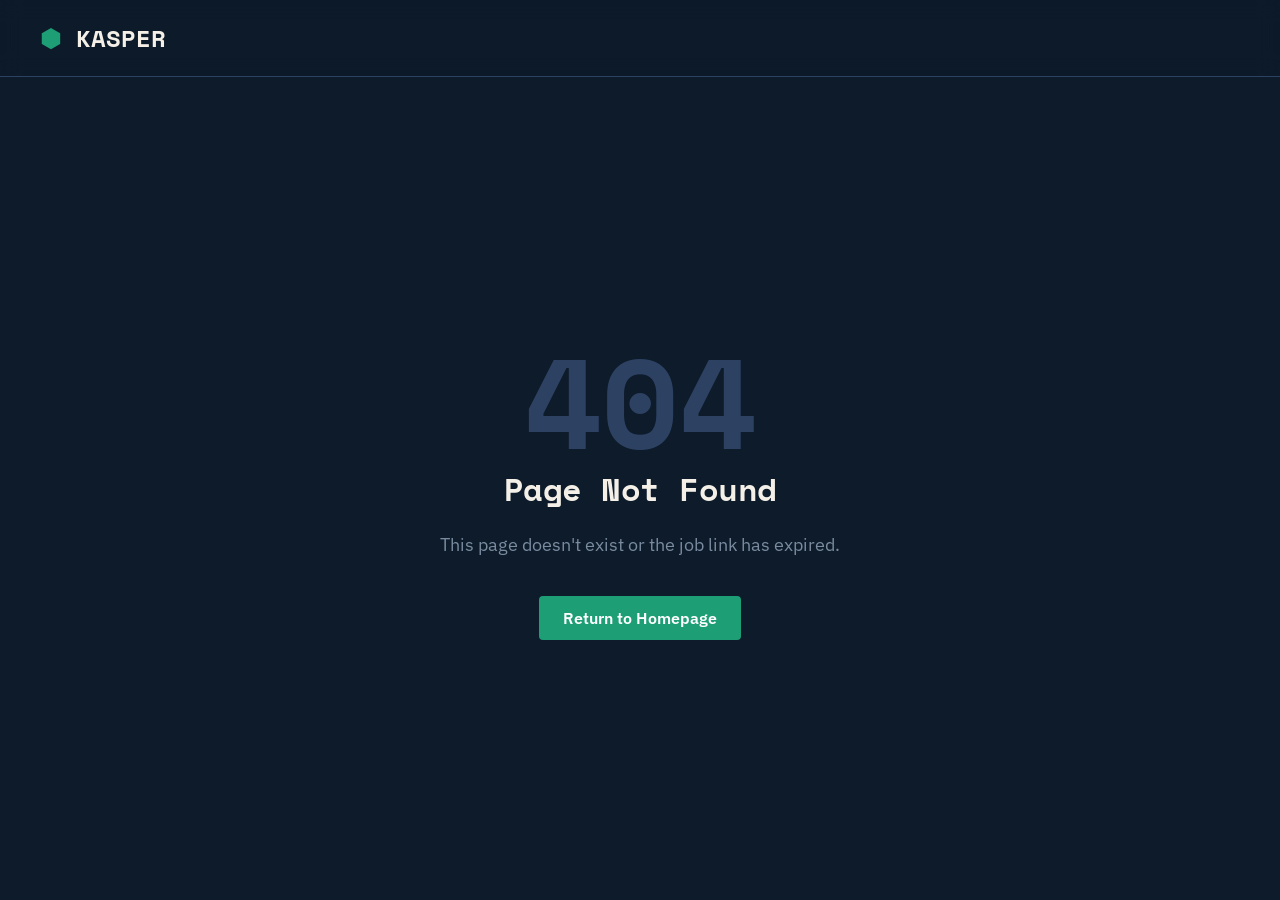
<file: portal/approve.html>
<!DOCTYPE html>
<html lang="en">
<head>
  <meta charset="UTF-8">
  <meta name="viewport" content="width=device-width, initial-scale=1.0">
  <title>Kasper | Approve Purchase Order</title>
  <link href="https://fonts.googleapis.com/css2?family=IBM+Plex+Sans:wght@300;400;600&family=Space+Mono:wght@400;700&display=swap" rel="stylesheet">
  <link rel="stylesheet" href="css/style.css">
</head>
<body>
  <nav class="navbar" style="position:static;padding:20px 40px;justify-content:center;">
    <div class="logo"><span class="icon">⬢</span> KASPER</div>
  </nav>

  <div class="approve-container">
    <h2 style="font-size:2rem;margin-bottom:5px;">Quote Approval</h2>
    <p style="color:var(--text-muted);">Please review the details of your quote before confirming the order.</p>

    <div class="quote-summary">
      <p style="text-transform:uppercase;font-size:.85rem;color:var(--text-muted);">Job Reference</p>
      <h3 id="mock-job-id" style="font-family:var(--font-heading);margin-bottom:15px;">Loading…</h3>

      <p style="text-transform:uppercase;font-size:.85rem;color:var(--text-muted);margin-top:20px;">Route / Service</p>
      <h4 id="mock-route" style="font-size:1.25rem;">Loading…</h4>

      <div class="quote-price" id="mock-price">AED --</div>
      <p style="font-size:.85rem;color:var(--text-muted);">By approving, you agree to Kasper's standard terms and conditions.</p>

      <div style="margin-top:20px;padding:20px;background:rgba(29,158,117,.05);border:1px solid var(--accent-teal);border-radius:8px;">
        <h4 style="color:var(--accent-teal);margin-bottom:10px;font-size:.95rem;text-transform:uppercase;">Order Contact</h4>
        <p style="margin-bottom:5px;font-weight:600;" id="mock-contact-name">—</p>
        <div style="display:flex;gap:20px;color:var(--text-muted);font-size:.9rem;">
          <span id="mock-contact-phone">—</span>
          <span id="mock-contact-email">—</span>
        </div>
      </div>
    </div>

    <!-- Quote document -->
    <div class="quote-document" style="background:white;color:#1A2B4A;border:1px solid #ddd;padding:30px;border-radius:8px;margin:20px 0;box-shadow:0 4px 15px rgba(0,0,0,.05);">
      <div style="display:flex;justify-content:space-between;border-bottom:2px solid var(--accent-teal);padding-bottom:20px;margin-bottom:20px;">
        <div>
          <h2 style="color:#0D1B2A;margin:0;font-size:1.5rem;">QUOTATION</h2>
          <p style="color:#7A8BA0;margin:5px 0 0;font-size:.9rem;">Kasper Technologies FZ-LLC</p>
        </div>
        <div style="text-align:right;font-size:.9rem;color:#7A8BA0;">
          <p style="margin:0;"><strong style="color:#0D1B2A;">Date:</strong> <span id="mock-quote-date">—</span></p>
          <p style="margin:0;"><strong style="color:#0D1B2A;">Valid Until:</strong> <span id="mock-quote-expiry">—</span></p>
        </div>
      </div>

      <table style="width:100%;border-collapse:collapse;margin-bottom:20px;">
        <thead>
          <tr style="background:rgba(29,158,117,.05);color:#0D1B2A;">
            <th style="padding:12px;text-align:left;border-bottom:1px solid #ddd;">Description</th>
            <th style="padding:12px;text-align:right;border-bottom:1px solid #ddd;">Amount</th>
          </tr>
        </thead>
        <tbody>
          <tr>
            <td style="padding:12px;border-bottom:1px solid #eee;color:#1A2B4A;" id="quote-table-desc">—</td>
            <td style="padding:12px;text-align:right;border-bottom:1px solid #eee;color:#1A2B4A;" id="quote-table-price">—</td>
          </tr>
          <tr>
            <td style="padding:12px;border-bottom:1px solid #eee;color:#7A8BA0;text-align:right;">VAT (5%)</td>
            <td style="padding:12px;text-align:right;border-bottom:1px solid #eee;color:#7A8BA0;" id="quote-table-vat">—</td>
          </tr>
          <tr>
            <td style="padding:12px;font-weight:bold;font-size:1.1rem;text-align:right;color:#0D1B2A;">Total</td>
            <td style="padding:12px;font-weight:bold;font-size:1.1rem;text-align:right;color:var(--accent-teal);" id="quote-table-total">—</td>
          </tr>
        </tbody>
      </table>

      <div style="font-size:.85rem;color:#7A8BA0;">
        <p style="margin-bottom:5px;"><strong style="color:#0D1B2A;">Notes:</strong></p>
        <ul style="margin:0;padding-left:20px;">
          <li>Valid for 48 hours from quote date.</li>
          <li>Subject to vehicle and equipment availability.</li>
          <li>Standard terms and conditions apply.</li>
        </ul>
      </div>
    </div>

    <button id="btn-approve-quote" class="btn btn-primary w-100" style="font-size:1.25rem;padding:20px;" disabled>
      Loading quote…
    </button>
    <div style="text-align:center;margin-top:20px;">
      <a href="decline.html" style="color:var(--text-muted);text-decoration:underline;font-size:.9rem;">
        Request a change or decline
      </a>
    </div>
  </div>

  <div id="toast-container"></div>
  <script src="js/kasper-db.js"></script>
  <script src="js/app.js"></script>
</body>
</html>
</file>
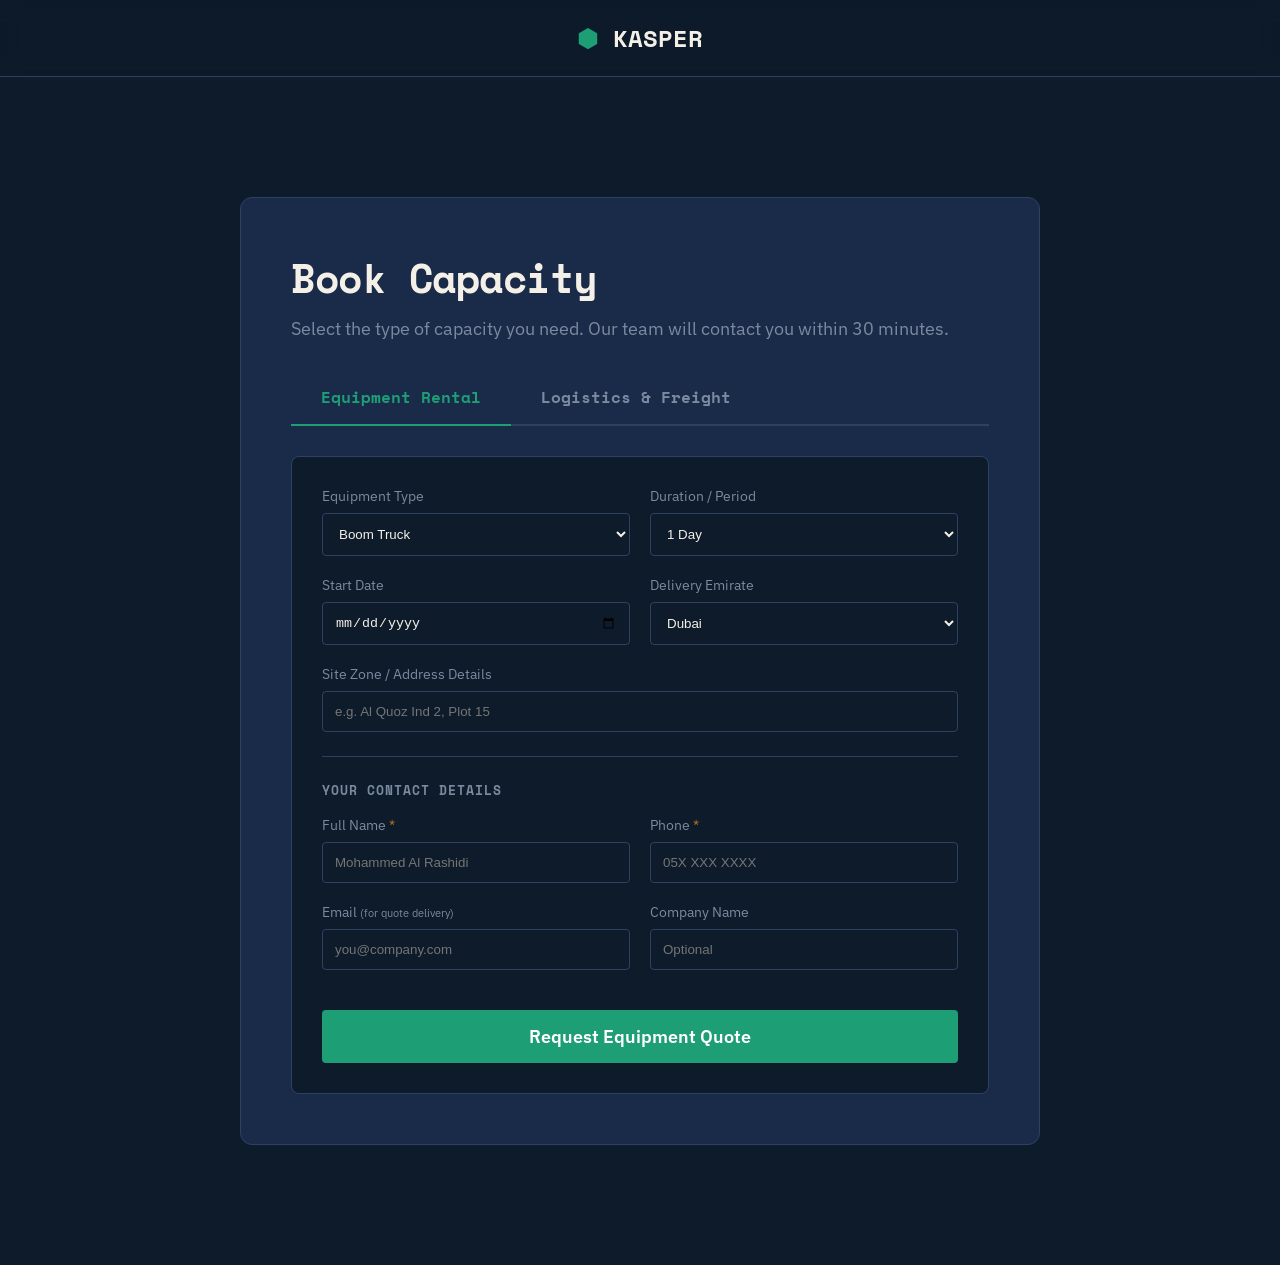
<file: portal/book.html>
<!DOCTYPE html>
<html lang="en">
<head>
  <meta charset="UTF-8">
  <meta name="viewport" content="width=device-width, initial-scale=1.0">
  <title>Kasper | Book Transport & Equipment</title>
  <link href="https://fonts.googleapis.com/css2?family=IBM+Plex+Sans:wght@300;400;600&family=Space+Mono:wght@400;700&display=swap" rel="stylesheet">
  <link rel="stylesheet" href="css/style.css">
  <style>
    .tabs { display: flex; border-bottom: 2px solid var(--border-color); margin-bottom: 30px; }
    .tab { padding: 15px 30px; cursor: pointer; color: var(--text-muted); font-family: var(--font-heading); font-weight: bold; border-bottom: 2px solid transparent; margin-bottom: -2px; }
    .tab.active { color: var(--accent-teal); border-bottom-color: var(--accent-teal); }
    .tab-content { display: none; }
    .tab-content.active { display: block; }
    .contact-section {
      border-top: 1px solid var(--border-color); margin-top: 24px; padding-top: 24px;
    }
    .contact-section h4 {
      font-family: var(--font-heading); font-size: 0.8rem; letter-spacing: 1px;
      color: var(--text-muted); text-transform: uppercase; margin-bottom: 16px;
    }
    .required-star { color: var(--alert-amber); }
  </style>
</head>
<body>
  <nav class="navbar" style="position:static; padding:20px 40px; justify-content:center;">
    <div class="logo">
      <a href="index.html" style="color:inherit;text-decoration:none;"><span class="icon">⬢</span> KASPER</a>
    </div>
  </nav>

  <div class="approve-container">
    <h2 style="font-size:2.5rem;margin-bottom:10px;">Book Capacity</h2>
    <p style="color:var(--text-muted);margin-bottom:30px;font-size:1.1rem;">
      Select the type of capacity you need. Our team will contact you within 30 minutes.
    </p>

    <div class="tabs">
      <div class="tab active" data-tab="equipment">Equipment Rental</div>
      <div class="tab" data-tab="logistics">Logistics & Freight</div>
    </div>

    <!-- ── Equipment Tab ─────────────────────────────────────── -->
    <div id="equipment-tab" class="tab-content active">
      <form class="glass-form" style="background:var(--bg-main);" id="equipment-booking-form">

        <div class="form-row">
          <div class="input-group">
            <label>Equipment Type</label>
            <select id="eq-type-select" name="equipment_type" required>
              <option value="Boom Truck">Boom Truck</option>
              <option value="Flatbed Trailer (40ft)">Flatbed Trailer (40ft)</option>
              <option value="Low-Bed Trailer">Low-Bed Trailer</option>
              <option value="Mobile Generator">Mobile Generator</option>
            </select>
          </div>
          <div class="input-group">
            <label>Duration / Period</label>
            <select name="duration" required>
              <option>1 Day</option>
              <option>3 Days</option>
              <option>1 Week</option>
              <option>1 Month</option>
              <option>Long Term Contract</option>
            </select>
          </div>
        </div>

        <div class="form-row">
          <div class="input-group">
            <label>Start Date</label>
            <input type="date" name="start_date" required>
          </div>
          <div class="input-group">
            <label>Delivery Emirate</label>
            <select name="emirate" required>
              <option>Dubai</option>
              <option>Abu Dhabi</option>
              <option>Sharjah</option>
              <option>Fujairah</option>
              <option>Ras Al Khaimah</option>
              <option>Ajman</option>
              <option>Umm Al Quwain</option>
            </select>
          </div>
        </div>

        <div class="form-row">
          <div class="input-group">
            <label>Site Zone / Address Details</label>
            <input type="text" name="site_address" placeholder="e.g. Al Quoz Ind 2, Plot 15">
          </div>
        </div>

        <!-- Contact section -->
        <div class="contact-section">
          <h4>Your Contact Details</h4>
          <div class="form-row">
            <div class="input-group">
              <label>Full Name <span class="required-star">*</span></label>
              <input type="text" name="client_name" placeholder="Mohammed Al Rashidi" required>
            </div>
            <div class="input-group">
              <label>Phone <span class="required-star">*</span></label>
              <input type="tel" name="client_phone" placeholder="05X XXX XXXX" required>
            </div>
          </div>
          <div class="form-row">
            <div class="input-group">
              <label>Email <small style="color:var(--text-muted)">(for quote delivery)</small></label>
              <input type="email" name="client_email" placeholder="you@company.com">
            </div>
            <div class="input-group">
              <label>Company Name</label>
              <input type="text" name="company_name" placeholder="Optional">
            </div>
          </div>
        </div>

        <button type="button" class="btn btn-primary w-100 mt-20 submit-book-btn"
          style="padding:15px;font-size:1.1rem;" data-type="equipment">
          Request Equipment Quote
        </button>
      </form>
    </div>

    <!-- ── Logistics Tab ─────────────────────────────────────── -->
    <div id="logistics-tab" class="tab-content">
      <form class="glass-form" style="background:var(--bg-main);" id="logistics-booking-form">

        <div class="form-row">
          <div class="input-group">
            <label>Origin</label>
            <select name="origin" required>
              <option>Khor Fakkan</option>
              <option>Fujairah</option>
              <option>Jebel Ali</option>
              <option>Abu Dhabi</option>
              <option>Sharjah</option>
            </select>
          </div>
          <div class="input-group">
            <label>Destination</label>
            <select name="destination" required>
              <option>Dubai</option>
              <option>Abu Dhabi</option>
              <option>Sharjah</option>
              <option>Ras Al Khaimah</option>
              <option>Fujairah</option>
              <option>Muscat, Oman</option>
            </select>
          </div>
        </div>

        <div class="form-row">
          <div class="input-group">
            <label>Cargo Type</label>
            <select name="cargo_type" required>
              <option value="container">Standard Container</option>
              <option value="materials">Construction Materials</option>
              <option value="oversized">Oversized Machinery</option>
            </select>
          </div>
          <div class="input-group">
            <label>Pickup Date</label>
            <input type="date" name="pickup_date" required>
          </div>
        </div>

        <!-- Contact section -->
        <div class="contact-section">
          <h4>Your Contact Details</h4>
          <div class="form-row">
            <div class="input-group">
              <label>Full Name <span class="required-star">*</span></label>
              <input type="text" name="client_name" placeholder="Mohammed Al Rashidi" required>
            </div>
            <div class="input-group">
              <label>Phone <span class="required-star">*</span></label>
              <input type="tel" name="client_phone" placeholder="05X XXX XXXX" required>
            </div>
          </div>
          <div class="form-row">
            <div class="input-group">
              <label>Email <small style="color:var(--text-muted)">(for quote delivery)</small></label>
              <input type="email" name="client_email" placeholder="you@company.com">
            </div>
            <div class="input-group">
              <label>Company Name</label>
              <input type="text" name="company_name" placeholder="Optional">
            </div>
          </div>
        </div>

        <button type="button" class="btn btn-primary w-100 mt-20 submit-book-btn"
          style="padding:15px;font-size:1.1rem;" data-type="logistics">
          Request Freight Quote
        </button>
      </form>
    </div>
  </div>

  <div id="toast-container"></div>
  <script src="js/kasper-db.js"></script>
  <script src="js/app.js"></script>
</body>
</html>
</file>
<file: css/style.css>
/* ═══════════════════════════════════════════════════════════════
   KASPER LOGISTICS — "Kinetic Precision" Design System
   Merged from Stitch AI Design System + Production Codebase
   ═══════════════════════════════════════════════════════════════ */

/* ── Design Tokens ─────────────────────────────────────────── */
:root {
    /* Surface Hierarchy (Stitch Tonal Layering) */
    --bg-main: #131313;
    --bg-surface: #1b1c1c;
    --bg-surface-light: #1f2020;
    --surface-container-high: #2a2a2a;
    --surface-container-highest: #353535;
    --surface-bright: #393939;

    /* Accent Palette */
    --accent-teal: #00F2FF;
    --accent-teal-dim: #00dbe7;
    --accent-teal-hover: #00bcc7;
    --accent-teal-glow: rgba(0, 242, 255, 0.15);
    --alert-amber: #FF6B00;
    --alert-amber-dim: rgba(255, 107, 0, 0.15);

    /* Text Hierarchy */
    --text-main: #e5e2e1;
    --text-muted: #8c90a0;
    --text-label: #c2c6d7;

    /* Borders — Ghost Border Philosophy */
    --border-color: rgba(66, 71, 84, 0.3);
    --border-ghost: rgba(66, 71, 84, 0.15);

    /* Typography — Space Grotesk + Inter */
    --font-heading: 'Space Grotesk', sans-serif;
    --font-body: 'Inter', sans-serif;
    --font-label: 'Space Grotesk', sans-serif;
}

/* ── Reset & Base ──────────────────────────────────────────── */
* {
    margin: 0;
    padding: 0;
    box-sizing: border-box;
}

body {
    background-color: var(--bg-main);
    color: var(--text-main);
    font-family: var(--font-body);
    -webkit-font-smoothing: antialiased;
    -moz-osx-font-smoothing: grayscale;
    overflow-x: hidden;
}

h1, h2, h3, h4 {
    font-family: var(--font-heading);
    letter-spacing: -0.02em;
}

/* ── Utilities ─────────────────────────────────────────────── */
.text-center { text-align: center; }
.text-right { text-align: right; }
.w-100 { width: 100%; }
.mt-20 { margin-top: 20px; }

.label-text {
    font-family: var(--font-label);
    letter-spacing: 0.05em;
    text-transform: uppercase;
    font-size: 0.75rem;
    color: var(--text-muted);
    font-weight: 600;
}

/* Glassmorphism Panel */
.glass-panel {
    background: rgba(27, 28, 28, 0.6);
    backdrop-filter: blur(24px);
    -webkit-backdrop-filter: blur(24px);
}

/* Ambient Glow on Hover */
.kinetic-glow:hover {
    box-shadow: 0 0 30px var(--accent-teal-glow);
    transition: box-shadow 0.3s ease;
}

/* ══════════════════════════════════════════════════════════════
   NAVBAR — Floating Glass Bar
   ══════════════════════════════════════════════════════════════ */
.navbar {
    position: fixed;
    top: 0;
    width: 100%;
    background: rgba(19, 19, 19, 0.8);
    backdrop-filter: blur(20px);
    -webkit-backdrop-filter: blur(20px);
    display: flex;
    justify-content: space-between;
    align-items: center;
    padding: 18px 40px;
    z-index: 100;
    border-bottom: none;
    box-shadow: 0 0 40px rgba(0, 242, 255, 0.03);
}

.logo {
    font-family: var(--font-heading);
    font-size: 1.4rem;
    font-weight: 700;
    display: flex;
    align-items: center;
    gap: 10px;
    letter-spacing: -0.03em;
}
.logo .icon { color: var(--accent-teal); }

.nav-links a {
    color: var(--text-muted);
    text-decoration: none;
    margin: 0 15px;
    font-size: 0.8rem;
    font-family: var(--font-label);
    text-transform: uppercase;
    letter-spacing: 0.05em;
    transition: color 0.3s ease;
}
.nav-links a:hover { color: var(--accent-teal); }

/* ══════════════════════════════════════════════════════════════
   BUTTONS — Precision Primitives
   ══════════════════════════════════════════════════════════════ */
.btn {
    padding: 14px 28px;
    border: none;
    border-radius: 3px;
    font-family: var(--font-heading);
    font-weight: 600;
    cursor: pointer;
    transition: all 0.3s ease;
    font-size: 0.85rem;
    text-transform: uppercase;
    letter-spacing: 0.04em;
}

.btn-primary {
    background: linear-gradient(135deg, var(--accent-teal-dim), var(--accent-teal));
    color: #003a3e;
    box-shadow: inset 0 2px 0 rgba(255,255,255,0.2);
}
.btn-primary:hover {
    box-shadow: 0 0 25px var(--accent-teal-glow), inset 0 2px 0 rgba(255,255,255,0.2);
    transform: translateY(-1px);
}

.btn-secondary {
    background: transparent;
    color: var(--accent-teal);
    border: 1px solid var(--border-color);
}
.btn-secondary:hover {
    background: var(--bg-surface);
    border-color: var(--accent-teal);
}

.btn-outline {
    background: transparent;
    border: 1px solid var(--accent-teal);
    color: var(--accent-teal);
}
.btn-outline:hover {
    background: var(--accent-teal);
    color: #003a3e;
    box-shadow: 0 0 15px var(--accent-teal-glow);
}

.btn-sm {
    padding: 8px 16px;
    font-size: 0.75rem;
}

/* ══════════════════════════════════════════════════════════════
   HERO — Cinematic Full-Bleed
   ══════════════════════════════════════════════════════════════ */
.hero {
    position: relative;
    min-height: 100vh;
    display: flex;
    align-items: center;
    padding: 0 80px;
    overflow: hidden;
}

.hero-background {
    position: absolute;
    top: 0; left: 0; right: 0; bottom: 0;
    background-image: url('../assets/hero-construction-bg.png');
    background-size: cover;
    background-position: center;
    z-index: 0;
    opacity: 0.6;
}
/* Gradient overlay for depth — keeps text readable over the image */
.hero::after {
    content: '';
    position: absolute;
    inset: 0;
    background: linear-gradient(to bottom, rgba(19,19,19,0.1) 0%, rgba(19,19,19,0.35) 60%, var(--bg-main) 100%);
    z-index: 0;
    pointer-events: none;
}

.hero-content {
    max-width: 800px;
    z-index: 1;
}

.amber-badge {
    display: inline-flex;
    align-items: center;
    gap: 8px;
    background: var(--alert-amber-dim);
    color: var(--alert-amber);
    padding: 8px 16px;
    border-radius: 2px;
    font-size: 0.75rem;
    font-weight: 600;
    letter-spacing: 0.05em;
    text-transform: uppercase;
    margin-bottom: 24px;
    font-family: var(--font-label);
    border: none;
}
.amber-badge::before {
    content: '';
    width: 6px;
    height: 6px;
    border-radius: 50%;
    background: var(--alert-amber);
    animation: pulse-dot 2s infinite;
}
@keyframes pulse-dot {
    0%, 100% { opacity: 1; }
    50% { opacity: 0.3; }
}

.hero-title {
    font-size: 4.5rem;
    line-height: 1.05;
    margin-bottom: 20px;
    text-transform: uppercase;
    font-weight: 700;
    letter-spacing: -0.03em;
    background: linear-gradient(135deg, var(--text-main) 60%, var(--accent-teal) 100%);
    -webkit-background-clip: text;
    -webkit-text-fill-color: transparent;
    background-clip: text;
}

.hero-subtitle {
    font-size: 1.15rem;
    color: var(--text-muted);
    margin-bottom: 40px;
    max-width: 600px;
    line-height: 1.7;
    font-family: var(--font-body);
}

.hero-buttons {
    display: flex;
    gap: 16px;
}

/* ══════════════════════════════════════════════════════════════
   SECTIONS — Tonal Depth Layering
   ══════════════════════════════════════════════════════════════ */
.section {
    padding: 100px 80px;
}

.section-header {
    margin-bottom: 50px;
}
.section-header h2 {
    font-size: 2.5rem;
    margin-bottom: 8px;
    font-weight: 700;
}
.section-header p {
    color: var(--text-muted);
    font-size: 1rem;
    max-width: 500px;
}

/* ══════════════════════════════════════════════════════════════
   EQUIPMENT MARKETPLACE — Bento Grid
   ══════════════════════════════════════════════════════════════ */
.search-bar {
    display: flex;
    gap: 12px;
    background: var(--bg-surface);
    padding: 16px;
    border-radius: 6px;
    margin-bottom: 40px;
    border: none;
    box-shadow: 0 10px 40px rgba(0,0,0,0.2);
}
.search-input {
    flex: 1;
    padding: 14px;
    background: var(--bg-main);
    border: 1px solid var(--border-ghost);
    color: var(--text-main);
    border-radius: 3px;
    font-size: 0.9rem;
    font-family: var(--font-body);
    transition: border-color 0.3s ease;
}
.search-input:focus {
    border-color: var(--accent-teal);
    outline: none;
    box-shadow: 0 0 0 2px var(--accent-teal-glow);
}

.equipment-grid {
    display: grid;
    grid-template-columns: repeat(3, 1fr);
    gap: 24px;
}

.equipment-card {
    background: var(--bg-surface);
    border-radius: 6px;
    overflow: hidden;
    border: none;
    transition: all 0.3s ease;
    box-shadow: 0 4px 20px rgba(0,0,0,0.15);
}
.equipment-card:hover {
    transform: translateY(-4px);
    box-shadow: 0 8px 30px rgba(0,0,0,0.3), 0 0 0 1px var(--accent-teal-glow);
}
.img-wrapper {
    height: 200px;
    background-color: var(--surface-container-high);
    background-size: cover;
    background-position: center;
}
.card-content {
    padding: 24px;
    position: relative;
}
.badge-available {
    display: inline-block;
    background: rgba(0, 242, 255, 0.1);
    color: var(--accent-teal);
    padding: 4px 12px;
    border-radius: 2px;
    font-size: 0.7rem;
    font-weight: 600;
    margin-bottom: 15px;
    font-family: var(--font-label);
    text-transform: uppercase;
    letter-spacing: 0.04em;
    border: none;
}
.equipment-card h3 { font-size: 1.4rem; margin-bottom: 5px; font-weight: 600; }
.specs { color: var(--text-muted); font-size: 0.85rem; margin-bottom: 20px; }
.price-row {
    display: flex;
    justify-content: space-between;
    align-items: center;
    border-top: 1px solid var(--border-ghost);
    padding-top: 20px;
}
.price-row span {
    font-weight: 700;
    font-family: var(--font-heading);
    font-size: 1.2rem;
    color: var(--accent-teal);
}
.price-row small { color: var(--text-muted); font-weight: 400; font-size: 0.8rem; }

/* ══════════════════════════════════════════════════════════════
   SPLIT SECTION — Freight Booking & Rate Cards
   ══════════════════════════════════════════════════════════════ */
.split-section {
    display: grid;
    grid-template-columns: 1fr 1fr;
    gap: 60px;
    background: #0e0e0e;
}
.split-section h2 { font-size: 2rem; margin-bottom: 10px; font-weight: 700; }
.split-section p { color: var(--text-muted); margin-bottom: 30px; }

.glass-form {
    background: rgba(27, 28, 28, 0.6);
    backdrop-filter: blur(20px);
    -webkit-backdrop-filter: blur(20px);
    padding: 30px;
    border-radius: 6px;
    border: 1px solid var(--border-ghost);
}
.form-row { display: flex; gap: 20px; margin-bottom: 20px; }
.input-group { flex: 1; }
.input-group label {
    display: block;
    margin-bottom: 8px;
    font-size: 0.75rem;
    color: var(--text-muted);
    font-family: var(--font-label);
    text-transform: uppercase;
    letter-spacing: 0.04em;
}
.input-group select, .input-group input {
    width: 100%;
    padding: 12px;
    background: var(--bg-main);
    border: 1px solid var(--border-ghost);
    color: var(--text-main);
    border-radius: 3px;
    font-family: var(--font-body);
    transition: border-color 0.3s ease;
}
.input-group select:focus, .input-group input:focus {
    border-color: var(--accent-teal);
    outline: none;
}

.rate-table {
    width: 100%;
    border-collapse: collapse;
    background: var(--bg-surface);
    border-radius: 6px;
    overflow: hidden;
    border: none;
    box-shadow: 0 4px 20px rgba(0,0,0,0.15);
}
.rate-table th {
    background: #0e0e0e;
    padding: 15px;
    text-align: left;
    font-weight: 600;
    color: var(--text-muted);
    font-size: 0.75rem;
    text-transform: uppercase;
    letter-spacing: 0.05em;
    font-family: var(--font-label);
}
.rate-table td {
    padding: 18px 15px;
    border-bottom: 1px solid var(--border-ghost);
    font-size: 0.95rem;
}
.rate-table tr:hover td {
    background: rgba(0, 242, 255, 0.03);
}
.price-col {
    font-family: var(--font-heading);
    color: var(--accent-teal);
    font-weight: 700;
}

/* ══════════════════════════════════════════════════════════════
   TECH SHOWCASE
   ══════════════════════════════════════════════════════════════ */
.dark-section {
    background: #0e0e0e;
}

.tech-grid {
    display: grid;
    grid-template-columns: 1fr 1fr;
    gap: 40px;
}
.tech-card {
    background: var(--bg-surface);
    border-radius: 8px;
    overflow: hidden;
    border: none;
    transition: all 0.3s ease;
    box-shadow: 0 4px 20px rgba(0,0,0,0.15);
}
.tech-card:hover {
    box-shadow: 0 8px 30px rgba(0,0,0,0.3);
    transform: translateY(-2px);
}
.tech-img {
    height: 280px;
    background-size: cover;
    background-position: center;
    border-bottom: none;
}
.tech-info { padding: 30px; }
.tech-info h3 { margin-bottom: 12px; font-size: 1.4rem; font-weight: 600; }
.tech-info p { color: var(--text-muted); line-height: 1.7; font-size: 0.95rem; }

/* ══════════════════════════════════════════════════════════════
   CTA / CONTRACTS BANNER
   ══════════════════════════════════════════════════════════════ */
.cta-banner {
    background: linear-gradient(135deg, var(--bg-surface) 0%, #0e0e0e 100%);
    padding: 60px;
    border-radius: 12px;
    text-align: center;
    border: 1px solid var(--border-ghost);
    position: relative;
    overflow: hidden;
}
.cta-banner::before {
    content: '';
    position: absolute;
    top: -50%;
    left: -50%;
    width: 200%;
    height: 200%;
    background: radial-gradient(circle at 30% 30%, var(--accent-teal-glow) 0%, transparent 50%);
    pointer-events: none;
}
.cta-content { position: relative; z-index: 1; }
.cta-content h2 { font-size: 2.5rem; margin-bottom: 20px; font-weight: 700; }
.cta-content p { color: var(--text-muted); font-size: 1.05rem; max-width: 600px; margin: 0 auto 30px auto; }
.network-tags { display: flex; justify-content: center; gap: 10px; margin-bottom: 30px; }
.tag {
    background: var(--surface-container-high);
    border: 1px solid var(--border-ghost);
    padding: 6px 16px;
    border-radius: 2px;
    font-size: 0.75rem;
    color: var(--text-muted);
    font-family: var(--font-label);
    text-transform: uppercase;
    letter-spacing: 0.03em;
}

/* ══════════════════════════════════════════════════════════════
   SUB-PAGE STYLES
   ══════════════════════════════════════════════════════════════ */

/* Approve Page */
.approve-container {
    max-width: 800px;
    margin: 120px auto;
    background: var(--bg-surface);
    border: 1px solid var(--border-ghost);
    border-radius: 8px;
    padding: 50px;
    box-shadow: 0 10px 40px rgba(0,0,0,0.2);
}
.quote-summary {
    background: var(--bg-main);
    padding: 30px;
    border-radius: 6px;
    margin: 30px 0;
    border: 1px dashed var(--border-color);
}
.quote-price {
    font-size: 3rem;
    color: var(--accent-teal);
    font-family: var(--font-heading);
    margin: 20px 0;
    font-weight: 700;
}
.pdf-placeholder {
    height: 400px;
    background: var(--surface-container-high);
    display: flex;
    align-items: center;
    justify-content: center;
    color: var(--text-muted);
    border-radius: 6px;
    margin-bottom: 40px;
}

/* Order Tracker Timeline */
.track-container {
    max-width: 1000px;
    margin: 120px auto;
}
.search-hero {
    text-align: center;
    margin-bottom: 60px;
}
.search-hero input {
    background: var(--bg-surface);
    border: 2px solid var(--border-ghost);
    color: var(--text-main);
    padding: 20px 30px;
    font-size: 1.5rem;
    border-radius: 4px;
    width: 60%;
    margin-right: 15px;
    font-family: var(--font-heading);
    transition: border-color 0.3s ease;
}
.search-hero input:focus {
    border-color: var(--accent-teal);
    outline: none;
    box-shadow: 0 0 0 3px var(--accent-teal-glow);
}

.timeline {
    display: flex;
    justify-content: space-between;
    align-items: flex-start;
    position: relative;
    margin: 60px 0;
    overflow-x: auto;
    padding-bottom: 20px;
}
.timeline::before {
    content: '';
    position: absolute;
    top: 15px;
    left: 0;
    right: 0;
    height: 3px;
    background: var(--surface-container-high);
    z-index: 0;
}
.timeline-step {
    position: relative;
    z-index: 1;
    text-align: center;
    flex: 1;
    min-width: 100px;
}
.step-dot {
    width: 32px;
    height: 32px;
    background: var(--surface-container-high);
    border: 3px solid var(--surface-container-highest);
    border-radius: 50%;
    margin: 0 auto 10px auto;
    transition: all 0.3s;
}
.timeline-step.completed .step-dot {
    background: var(--accent-teal);
    border-color: var(--accent-teal-dim);
    box-shadow: 0 0 10px var(--accent-teal-glow);
}
.timeline-step.active .step-dot {
    background: var(--alert-amber);
    border-color: #fff;
    box-shadow: 0 0 15px rgba(255, 107, 0, 0.4);
}
.step-label {
    font-size: 0.7rem;
    color: var(--text-muted);
    font-weight: 600;
    font-family: var(--font-label);
    text-transform: uppercase;
    letter-spacing: 0.03em;
}
.timeline-step.completed .step-label { color: var(--text-main); }
.timeline-step.active .step-label { color: var(--alert-amber); }

/* ePOD Canvas */
.epod-section {
    background: var(--bg-surface);
    padding: 40px;
    border-radius: 8px;
    margin-top: 40px;
    border: 1px solid var(--border-ghost);
}
.canvas-wrapper {
    background: #fff;
    border-radius: 6px;
    margin: 20px 0;
    overflow: hidden;
}
canvas#signature-pad {
    width: 100%;
    height: 200px;
    cursor: crosshair;
}

/* Tracking Result Blocks */
.job-details-grid {
    display: grid;
    grid-template-columns: repeat(2, 1fr);
    gap: 24px;
    margin-bottom: 40px;
}
.detail-card {
    background: var(--bg-surface);
    padding: 28px;
    border-radius: 8px;
    border: 1px solid var(--border-ghost);
    transition: all 0.3s ease;
}
.detail-card:hover {
    border-color: var(--accent-teal-glow);
}
.docs-list { list-style: none; }
.docs-list li {
    padding: 15px 0;
    border-bottom: 1px solid var(--border-ghost);
    display: flex;
    justify-content: space-between;
}

/* ══════════════════════════════════════════════════════════════
   FOOTER
   ══════════════════════════════════════════════════════════════ */
footer {
    padding: 40px 80px;
    background: var(--bg-main);
    border-top: 1px solid rgba(255,255,255,0.05);
}
.footer-content { display: flex; justify-content: space-between; align-items: center; }
.footer-col p { color: var(--text-muted); font-size: 0.8rem; margin-top: 5px; }

/* Nav CTA (Staff Login button) */
.nav-cta {
    background: linear-gradient(135deg, var(--accent-teal-dim), var(--accent-teal));
    color: #003a3e;
    padding: 10px 22px;
    border: none;
    border-radius: 3px;
    font-family: var(--font-heading);
    font-weight: 600;
    font-size: 0.8rem;
    cursor: pointer;
    transition: all 0.3s ease;
    text-transform: uppercase;
    letter-spacing: 0.04em;
    box-shadow: inset 0 2px 0 rgba(255,255,255,0.2);
}
.nav-cta:hover {
    box-shadow: 0 0 20px var(--accent-teal-glow), inset 0 2px 0 rgba(255,255,255,0.2);
    transform: translateY(-1px);
}

/* ══════════════════════════════════════════════════════════════
   RESPONSIVE
   ══════════════════════════════════════════════════════════════ */
@media(max-width: 1024px) {
    .equipment-grid { grid-template-columns: repeat(2, 1fr); }
    .split-section, .tech-grid { grid-template-columns: 1fr; }
    .hero-title { font-size: 3.5rem; }
}
@media(max-width: 768px) {
    .nav-links { display: none; }
    .hero, .section { padding: 60px 20px; }
    .search-bar { flex-direction: column; }
    .equipment-grid { grid-template-columns: 1fr; }
    .hero-title { font-size: 2.8rem; }
    .hero-buttons { flex-direction: column; }
    .approve-container { margin: 80px 16px; padding: 24px; }
    .job-details-grid { grid-template-columns: 1fr !important; }
    .timeline { overflow-x: auto; }
    footer { padding: 30px 20px; }
}

/* ══════════════════════════════════════════════════════════════
   TOAST NOTIFICATION SYSTEM
   ══════════════════════════════════════════════════════════════ */
#toast-container {
    position: fixed;
    bottom: 20px;
    right: 20px;
    z-index: 1000;
    display: flex;
    flex-direction: column;
    gap: 10px;
    pointer-events: none;
}
.toast {
    background: var(--bg-surface);
    border-left: 3px solid var(--accent-teal);
    color: var(--text-main);
    padding: 15px 20px;
    border-radius: 4px;
    box-shadow: 0 8px 30px rgba(0,0,0,0.4);
    font-size: 0.9rem;
    transform: translateX(120%);
    transition: transform 0.3s cubic-bezier(0.175, 0.885, 0.32, 1.275);
    pointer-events: all;
    backdrop-filter: blur(10px);
}
.toast.show { transform: translateX(0); }
</file>
<file: portal/css/style.css>
/* Root Variables for Design System */
:root {
    --bg-main: #0D1B2A;
    --bg-surface: #1A2B4A;
    --bg-surface-light: #213A64;
    --accent-teal: #1D9E75;
    --accent-teal-hover: #157E5D;
    --alert-amber: #BA7517;
    --text-main: #F4F0E8;
    --text-muted: #7A8BA0;
    --border-color: #2D4263;
    
    --font-heading: 'Space Mono', monospace;
    --font-body: 'IBM Plex Sans', sans-serif;
}

* {
    margin: 0;
    padding: 0;
    box-sizing: border-box;
}

body {
    background-color: var(--bg-main);
    color: var(--text-main);
    font-family: var(--font-body);
    -webkit-font-smoothing: antialiased;
    overflow-x: hidden;
}

h1, h2, h3, h4 {
    font-family: var(--font-heading);
    letter-spacing: -0.5px;
}

/* Utilities */
.text-center { text-align: center; }
.text-right { text-align: right; }
.w-100 { width: 100%; }
.mt-20 { margin-top: 20px; }

/* Navbar */
.navbar {
    position: fixed;
    top: 0;
    width: 100%;
    background: rgba(13, 27, 42, 0.85);
    backdrop-filter: blur(10px);
    display: flex;
    justify-content: space-between;
    align-items: center;
    padding: 20px 40px;
    z-index: 100;
    border-bottom: 1px solid var(--border-color);
}

.logo {
    font-family: var(--font-heading);
    font-size: 1.5rem;
    font-weight: bold;
    display: flex;
    align-items: center;
    gap: 10px;
}
.logo .icon { color: var(--accent-teal); }

.nav-links a {
    color: var(--text-main);
    text-decoration: none;
    margin: 0 15px;
    font-size: 0.95rem;
    transition: color 0.2s ease;
}
.nav-links a:hover { color: var(--accent-teal); }

/* Buttons */
.btn {
    padding: 12px 24px;
    border: none;
    border-radius: 4px;
    font-family: var(--font-body);
    font-weight: 600;
    cursor: pointer;
    transition: all 0.3s ease;
    font-size: 1rem;
}
.btn-primary {
    background: var(--accent-teal);
    color: #fff;
}
.btn-primary:hover {
    background: var(--accent-teal-hover);
    box-shadow: 0 0 15px rgba(29, 158, 117, 0.4);
}
.btn-secondary {
    background: transparent;
    color: var(--text-main);
    border: 1px solid var(--text-main);
}
.btn-secondary:hover {
    background: rgba(255,255,255,0.1);
}
.btn-outline {
    background: transparent;
    border: 1px solid var(--accent-teal);
    color: var(--accent-teal);
}
.btn-outline:hover {
    background: var(--accent-teal);
    color: #fff;
}
.btn-sm {
    padding: 6px 14px;
    font-size: 0.85rem;
}

/* Header / Hero */
.hero {
    position: relative;
    height: 100vh;
    display: flex;
    align-items: center;
    padding: 0 80px;
    overflow: hidden;
}

.hero-background {
    position: absolute;
    top: 0; left: 0; right: 0; bottom: 0;
    background-image: var(--bg-hero-img-url, linear-gradient(135deg, var(--bg-main) 0%, rgba(26,43,74,0.4) 100%));
    background-size: cover;
    background-position: center;
    z-index: -1;
    opacity: 0.4;
}

.hero-content {
    max-width: 800px;
    z-index: 1;
}

.amber-badge {
    display: inline-block;
    background: rgba(186, 117, 23, 0.2);
    color: var(--alert-amber);
    padding: 8px 16px;
    border-radius: 20px;
    font-size: 0.85rem;
    font-weight: 600;
    letter-spacing: 1px;
    margin-bottom: 24px;
    border: 1px solid var(--alert-amber);
}

.hero-title {
    font-size: 5rem;
    line-height: 1.1;
    margin-bottom: 20px;
    text-transform: uppercase;
}

.hero-subtitle {
    font-size: 1.25rem;
    color: var(--text-muted);
    margin-bottom: 40px;
    max-width: 600px;
    line-height: 1.6;
}

.hero-buttons {
    display: flex;
    gap: 20px;
}

/* Sections */
.section {
    padding: 100px 80px;
}

.section-header {
    margin-bottom: 50px;
}
.section-header h2 { font-size: 2.5rem; margin-bottom: 10px; }
.section-header p { color: var(--text-muted); font-size: 1.1rem; }

/* Equipment Search & Marketplace */
.search-bar {
    display: flex;
    gap: 15px;
    background: var(--bg-surface);
    padding: 20px;
    border-radius: 8px;
    margin-bottom: 40px;
    border: 1px solid var(--border-color);
}
.search-input {
    flex: 1;
    padding: 15px;
    background: var(--bg-main);
    border: 1px solid var(--border-color);
    color: var(--text-main);
    border-radius: 4px;
    font-size: 1rem;
    font-family: var(--font-body);
}

.equipment-grid {
    display: grid;
    grid-template-columns: repeat(3, 1fr);
    gap: 30px;
}

.equipment-card {
    background: var(--bg-surface);
    border-radius: 8px;
    overflow: hidden;
    border: 1px solid var(--border-color);
    transition: transform 0.3s ease;
}
.equipment-card:hover {
    transform: translateY(-5px);
    border-color: var(--accent-teal);
}
.img-wrapper {
    height: 200px;
    background-color: var(--bg-main);
    background-size: cover;
    background-position: center;
}
.card-content {
    padding: 24px;
    position: relative;
}
.badge-available {
    display: inline-block;
    background: rgba(29, 158, 117, 0.15);
    color: var(--accent-teal);
    padding: 4px 10px;
    border-radius: 4px;
    font-size: 0.75rem;
    font-weight: 600;
    margin-bottom: 15px;
    border: 1px solid var(--accent-teal);
}
.equipment-card h3 { font-size: 1.5rem; margin-bottom: 5px; }
.specs { color: var(--text-muted); font-size: 0.9rem; margin-bottom: 20px; }
.price-row {
    display: flex;
    justify-content: space-between;
    align-items: center;
    border-top: 1px solid var(--border-color);
    padding-top: 20px;
}
.price-row span { font-weight: 600; font-family: var(--font-heading); font-size: 1.25rem; }
.price-row small { color: var(--text-muted); font-weight: 400; font-size: 0.85rem;}

/* Split Section (Freight Booking & Rate Cards) */
.split-section {
    display: grid;
    grid-template-columns: 1fr 1fr;
    gap: 60px;
    background: var(--bg-surface-light);
}
.split-section h2 { font-size: 2rem; margin-bottom: 10px; }
.split-section p { color: var(--text-muted); margin-bottom: 30px; }

.glass-form {
    background: rgba(26, 43, 74, 0.6);
    padding: 30px;
    border-radius: 8px;
    border: 1px solid var(--border-color);
}
.form-row { display: flex; gap: 20px; margin-bottom: 20px; }
.input-group { flex: 1; }
.input-group label {
    display: block;
    margin-bottom: 8px;
    font-size: 0.85rem;
    color: var(--text-muted);
}
.input-group select, .input-group input {
    width: 100%;
    padding: 12px;
    background: var(--bg-main);
    border: 1px solid var(--border-color);
    color: var(--text-main);
    border-radius: 4px;
}

.rate-table {
    width: 100%;
    border-collapse: collapse;
    background: var(--bg-surface);
    border-radius: 8px;
    overflow: hidden;
    border: 1px solid var(--border-color);
}
.rate-table th {
    background: var(--bg-main);
    padding: 15px;
    text-align: left;
    font-weight: 600;
    color: var(--text-muted);
    font-size: 0.85rem;
    text-transform: uppercase;
}
.rate-table td {
    padding: 20px 15px;
    border-bottom: 1px solid var(--border-color);
}
.rate-table tr:hover td { background: rgba(29, 158, 117, 0.05); }
.price-col { font-family: var(--font-heading); color: var(--accent-teal); font-weight: bold;}

/* Tech Showcase */
.tech-grid {
    display: grid;
    grid-template-columns: 1fr 1fr;
    gap: 50px;
}
.tech-card {
    background: var(--bg-surface);
    border-radius: 12px;
    overflow: hidden;
    border: 1px solid var(--border-color);
}
.tech-img {
    height: 300px;
    background-size: cover;
    background-position: center;
    border-bottom: 1px solid var(--border-color);
}
.tech-info { padding: 30px; }
.tech-info h3 { margin-bottom: 15px; font-size: 1.5rem;}
.tech-info p { color: var(--text-muted); line-height: 1.6;}

/* Contracts Banner */
.cta-banner {
    background: linear-gradient(135deg, var(--bg-surface), #152643);
    padding: 60px;
    border-radius: 16px;
    text-align: center;
    border: 1px solid var(--border-color);
}
.cta-content h2 { font-size: 2.5rem; margin-bottom: 20px;}
.cta-content p { color: var(--text-muted); font-size: 1.1rem; max-width: 600px; margin: 0 auto 30px auto;}
.network-tags { display: flex; justify-content: center; gap: 10px; margin-bottom: 30px;}
.tag {
    background: var(--bg-main);
    border: 1px solid var(--border-color);
    padding: 6px 16px;
    border-radius: 20px;
    font-size: 0.85rem;
    color: var(--text-muted);
}

/* --- Sub-Page Specific Styles --- */
/* Approve Page UI */
.approve-container {
    max-width: 800px;
    margin: 120px auto;
    background: var(--bg-surface);
    border: 1px solid var(--border-color);
    border-radius: 12px;
    padding: 50px;
}
.quote-summary {
    background: var(--bg-main);
    padding: 30px;
    border-radius: 8px;
    margin: 30px 0;
    border: 1px dashed var(--border-color);
}
.quote-price {
    font-size: 3rem;
    color: var(--accent-teal);
    font-family: var(--font-heading);
    margin: 20px 0;
}
.pdf-placeholder {
    height: 400px;
    background: #2a2a2a;
    display: flex;
    align-items: center;
    justify-content: center;
    color: var(--text-muted);
    border-radius: 8px;
    margin-bottom: 40px;
}

/* Order Tracker Timeline */
.track-container {
    max-width: 1000px;
    margin: 120px auto;
}
.search-hero {
    text-align: center;
    margin-bottom: 60px;
}
.search-hero input {
    background: var(--bg-surface);
    border: 2px solid var(--border-color);
    color: var(--text-main);
    padding: 20px 30px;
    font-size: 1.5rem;
    border-radius: 40px;
    width: 60%;
    margin-right: 15px;
    font-family: var(--font-heading);
}

.timeline {
    display: flex;
    justify-content: space-between;
    align-items: flex-start;
    position: relative;
    margin: 60px 0;
    overflow-x: auto;
    padding-bottom: 20px;
}
.timeline::before {
    content: '';
    position: absolute;
    top: 15px;
    left: 0;
    right: 0;
    height: 4px;
    background: var(--border-color);
    z-index: 0;
}
.timeline-step {
    position: relative;
    z-index: 1;
    text-align: center;
    flex: 1;
    min-width: 100px;
}
.step-dot {
    width: 34px;
    height: 34px;
    background: var(--bg-surface);
    border: 4px solid var(--border-color);
    border-radius: 50%;
    margin: 0 auto 10px auto;
    transition: all 0.3s;
}
.timeline-step.completed .step-dot {
    background: var(--accent-teal);
    border-color: var(--accent-teal-hover);
}
.timeline-step.active .step-dot {
    background: var(--alert-amber);
    border-color: #fff;
    box-shadow: 0 0 15px var(--alert-amber);
}
.step-label {
    font-size: 0.8rem;
    color: var(--text-muted);
    font-weight: 600;
}
.timeline-step.completed .step-label { color: var(--text-main); }
.timeline-step.active .step-label { color: var(--alert-amber); }

/* ePOD Canvas styling */
.epod-section {
    background: var(--bg-surface-light);
    padding: 40px;
    border-radius: 12px;
    margin-top: 40px;
    border: 1px solid var(--border-color);
}
.canvas-wrapper {
    background: #fff;
    border-radius: 8px;
    margin: 20px 0;
    overflow: hidden;
}
canvas#signature-pad {
    width: 100%;
    height: 200px;
    cursor: crosshair;
}

/* Tracking Result Blocks */
.job-details-grid {
    display: grid;
    grid-template-columns: repeat(2, 1fr);
    gap: 30px;
    margin-bottom: 40px;
}
.detail-card {
    background: var(--bg-surface);
    padding: 30px;
    border-radius: 12px;
    border: 1px solid var(--border-color);
}
.docs-list { list-style: none; }
.docs-list li {
    padding: 15px 0;
    border-bottom: 1px solid var(--border-color);
    display: flex;
    justify-content: space-between;
}

/* Footer */
footer {
    padding: 40px 80px;
    background: var(--bg-surface);
    border-top: 1px solid var(--border-color);
}
.footer-content { display: flex; justify-content: space-between; align-items: center;}
.footer-col p { color: var(--text-muted); font-size: 0.85rem; margin-top: 5px;}

/* Media Queries for responsiveness */
@media(max-width: 1024px) {
    .equipment-grid { grid-template-columns: repeat(2, 1fr); }
    .split-section, .tech-grid { grid-template-columns: 1fr; }
    .hero-title { font-size: 4rem; }
}
}
@media(max-width: 768px) {
    .nav-links { display: none; }
    .hero, .section { padding: 60px 20px; }
    .search-bar { flex-direction: column; }
    .equipment-grid { grid-template-columns: 1fr; }
    .hero-title { font-size: 3rem; }
    .hero-buttons { flex-direction: column; }
}

/* Toast Notification System */
#toast-container { position: fixed; bottom: 20px; right: 20px; z-index: 1000; display: flex; flex-direction: column; gap: 10px; pointer-events: none;}
.toast { background: var(--bg-surface-light); border-left: 4px solid var(--accent-teal); color: #fff; padding: 15px 20px; border-radius: 4px; box-shadow: 0 4px 15px rgba(0,0,0,0.3); font-size: 0.9rem; transform: translateX(120%); transition: transform 0.3s cubic-bezier(0.175, 0.885, 0.32, 1.275); pointer-events: all;}
.toast.show { transform: translateX(0); }
</file>
